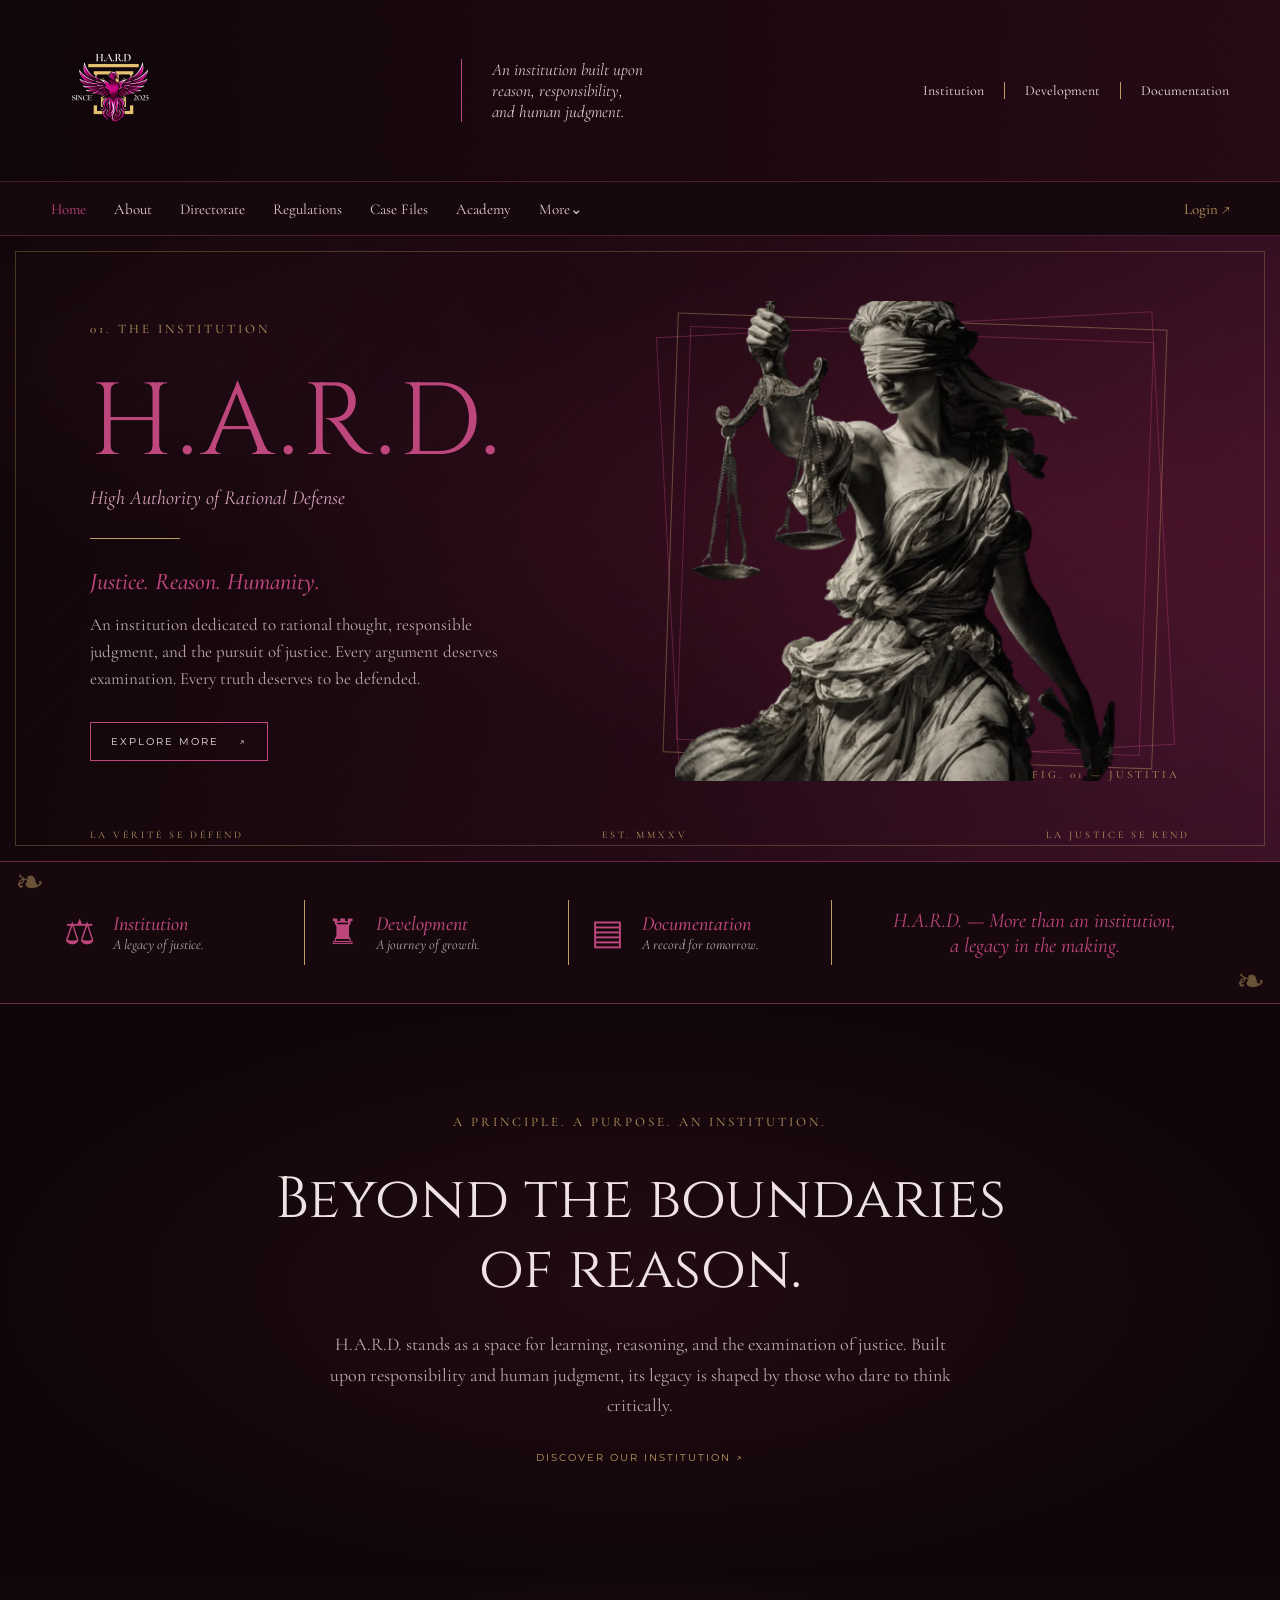
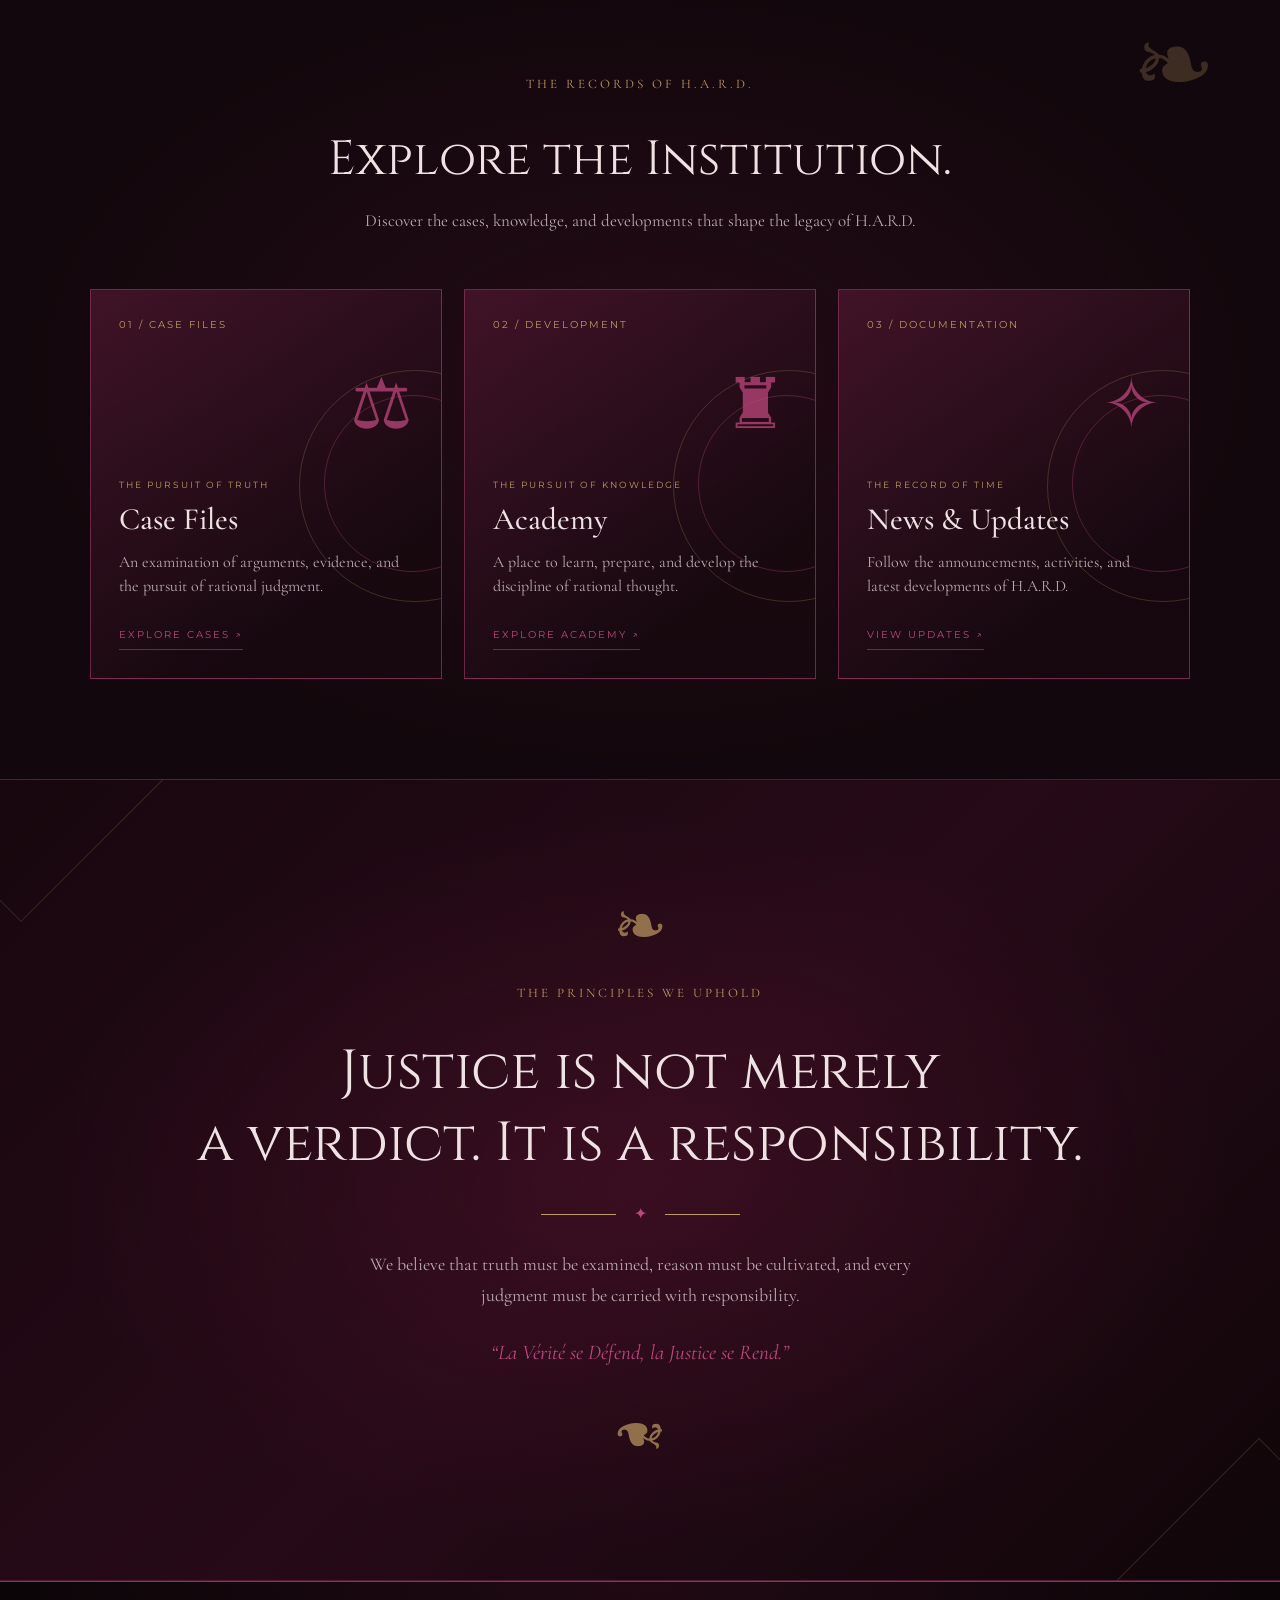
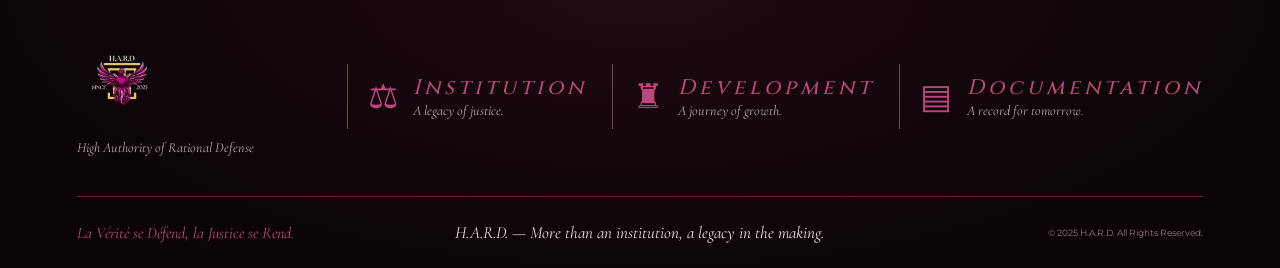
<file: HARD-WEBSITE/index.html>
<!DOCTYPE html>
<html lang="id">
<head>
    <meta charset="UTF-8">
    <meta name="viewport" content="width=device-width, initial-scale=1.0">

    <title>H.A.R.D. | High Authority of Rational Defense</title>

    <link rel="stylesheet" href="css/style.css">
    <link rel="stylesheet" href="css/responsive.css">
</head>

<body>

    <!-- HEADER -->
    <header class="site-header">

      
<a href="index.html" class="brand">
    <img
        src="assets/logo/hard-logo.png"
        alt="Official H.A.R.D. Logo"
        class="brand-logo"
    >
</a>

        <div class="header-statement">
            An institution built upon<br>
            reason, responsibility,<br>
            and human judgment.
        </div>

        <div class="header-pillars">
            <span>Institution</span>
            <span>Development</span>
            <span>Documentation</span>
        </div>

        <button class="menu-toggle" id="menuToggle"
            aria-label="Open navigation" aria-expanded="false">
            ☰
        </button>

    </header>

    <!-- NAVIGATION -->
    <nav class="navigation" id="navigation">

        <a class="active" href="index.html">Home</a>
        <a href="pages/about.html">About</a>
        <a href="pages/directorate.html">Directorate</a>
        <a href="pages/regulations.html">Regulations</a>
        <a href="pages/case-files.html">Case Files</a>
        <a href="pages/academy.html">Academy</a>

        <div class="more-menu">
            <button type="button" id="moreToggle">More⌄</button>

            <div class="more-dropdown" id="moreDropdown">
                <a href="pages/case-archive.html">Case Archive</a>
                <a href="pages/assignment-center.html">Assignment Center</a>
                <a href="pages/voices.html">Voices of Trainees</a>
                <a href="pages/recruitment.html">Recruitment</a>
                <a href="pages/news.html">News & Updates</a>
            </div>
        </div>

        <a href="pages/login.html" class="login-link">Login ↗</a>

    </nav>

    <!-- HOME HERO -->
    <main>

        <section class="home-hero">

            <div class="hero-background"></div>

            <div class="hero-copy">

                <p class="hero-index">01. THE INSTITUTION</p>

                <h1>H.A.R.D.</h1>

                <p class="hero-full-name">
                    High Authority of Rational Defense
                </p>

                <div class="hero-divider"></div>

                <h2>
                    Justice. Reason. Humanity.
                </h2>

                <p class="hero-description">
                    An institution dedicated to rational thought,
                    responsible judgment, and the pursuit of justice.
                    Every argument deserves examination.
                    Every truth deserves to be defended.
                </p>

                <a href="pages/about.html" class="outline-button">
                    EXPLORE MORE <span>↗</span>
                </a>

            </div>

            <div class="hero-art">

                <div class="art-frame"></div>

                <div class="art-caption">
                    FIG. 01 — JUSTITIA
                </div>

               <img
    src="assets/images/justitia-home.png"
    alt="Illustration of Justitia"
    class="justitia-image"
>

            </div>

            <div class="hero-bottom">
                <span>LA VÉRITÉ SE DÉFEND</span>
                <span>EST. MMXXV</span>
                <span>LA JUSTICE SE REND</span>
            </div>

        </section>

        <!-- THREE PILLARS -->
        <section class="institution-pillars">

            <article class="pillar">
                <span class="pillar-icon">⚖</span>

                <div>
                    <h3>Institution</h3>
                    <p>A legacy of justice.</p>
                </div>
            </article>

            <article class="pillar">
                <span class="pillar-icon">♜</span>

                <div>
                    <h3>Development</h3>
                    <p>A journey of growth.</p>
                </div>
            </article>

            <article class="pillar">
                <span class="pillar-icon">▤</span>

                <div>
                    <h3>Documentation</h3>
                    <p>A record for tomorrow.</p>
                </div>
            </article>

            <div class="pillar-quote">
                H.A.R.D. — More than an institution,<br>
                a legacy in the making.
            </div>

        </section>

        <!-- INTRODUCTION -->
        <section class="home-introduction">

            <p class="section-eyebrow">A PRINCIPLE. A PURPOSE. AN INSTITUTION.</p>

            <h2>
                Beyond the boundaries<br>
                of reason.
            </h2>

            <p>
                H.A.R.D. stands as a space for learning, reasoning,
                and the examination of justice. Built upon responsibility
                and human judgment, its legacy is shaped by those
                who dare to think critically.
            </p>

            <a href="pages/about.html" class="text-link">
                DISCOVER OUR INSTITUTION ↗
            </a>

        </section>

    </main>

<!-- INSTITUTIONAL HIGHLIGHTS -->

<section class="home-highlights">

    <div class="highlights-heading">
        <p class="section-eyebrow">THE RECORDS OF H.A.R.D.</p>
        <h2>Explore the Institution.</h2>
        <p>
            Discover the cases, knowledge, and developments
            that shape the legacy of H.A.R.D.
        </p>
    </div>

    <div class="highlight-grid">

        <!-- CASE FILES -->
        <article class="highlight-card case-card">

            <div class="card-number">01 / CASE FILES</div>

            <div class="card-symbol">⚖</div>

            <div class="card-content">
                <p class="card-category">THE PURSUIT OF TRUTH</p>

                <h3>Case Files</h3>

                <p>
                    An examination of arguments, evidence,
                    and the pursuit of rational judgment.
                </p>

                <a href="pages/case-files.html">
                    EXPLORE CASES ↗
                </a>
            </div>

        </article>

        <!-- ACADEMY -->
        <article class="highlight-card academy-card">

            <div class="card-number">02 / DEVELOPMENT</div>

            <div class="card-symbol">♜</div>

            <div class="card-content">
                <p class="card-category">THE PURSUIT OF KNOWLEDGE</p>

                <h3>Academy</h3>

                <p>
                    A place to learn, prepare, and develop
                    the discipline of rational thought.
                </p>

                <a href="pages/academy.html">
                    EXPLORE ACADEMY ↗
                </a>
            </div>

        </article>

        <!-- NEWS -->
        <article class="highlight-card news-card">

            <div class="card-number">03 / DOCUMENTATION</div>

            <div class="card-symbol">✧</div>

            <div class="card-content">
                <p class="card-category">THE RECORD OF TIME</p>

                <h3>News & Updates</h3>

                <p>
                    Follow the announcements, activities,
                    and latest developments of H.A.R.D.
                </p>

                <a href="pages/news.html">
                    VIEW UPDATES ↗
                </a>
            </div>

        </article>

    </div>

</section>

<!-- INSTITUTIONAL STATEMENT -->

<section class="institution-statement">

    <div class="statement-ornament">❧</div>

    <p class="section-eyebrow">THE PRINCIPLES WE UPHOLD</p>

    <h2>
        Justice is not merely<br>
        a verdict. It is a responsibility.
    </h2>

    <div class="statement-divider">
        <span></span>
        <span>✦</span>
        <span></span>
    </div>

    <p class="statement-description">
        We believe that truth must be examined,
        reason must be cultivated, and every judgment
        must be carried with responsibility.
    </p>

    <p class="statement-motto">
        “La Vérité se Défend, la Justice se Rend.”
    </p>

    <div class="statement-ornament bottom-ornament">❧</div>

</section>
  
<!-- FOOTER -->

<footer class="site-footer">

    <div class="footer-top">

        <div class="footer-identity">
            <img
                src="assets/logo/hard-logo.png"
                alt="H.A.R.D. Official Logo"
                class="footer-logo"
            >

            <p>
                High Authority of Rational Defense
            </p>
        </div>

        <div class="footer-pillar">
            <span class="footer-icon">⚖</span>
            <div>
                <h3>Institution</h3>
                <p>A legacy of justice.</p>
            </div>
        </div>

        <div class="footer-pillar">
            <span class="footer-icon">♜</span>
            <div>
                <h3>Development</h3>
                <p>A journey of growth.</p>
            </div>
        </div>

        <div class="footer-pillar">
            <span class="footer-icon">▤</span>
            <div>
                <h3>Documentation</h3>
                <p>A record for tomorrow.</p>
            </div>
        </div>

    </div>

    <div class="footer-bottom">

        <p class="footer-motto">
            La Vérité se Défend, la Justice se Rend.
        </p>

        <p>
            H.A.R.D. — More than an institution,
            a legacy in the making.
        </p>

        <small>
            © 2025 H.A.R.D. All Rights Reserved.
        </small>

    </div>

</footer>

    <script src="js/script.js"></script>

</body>
</html>
</file>
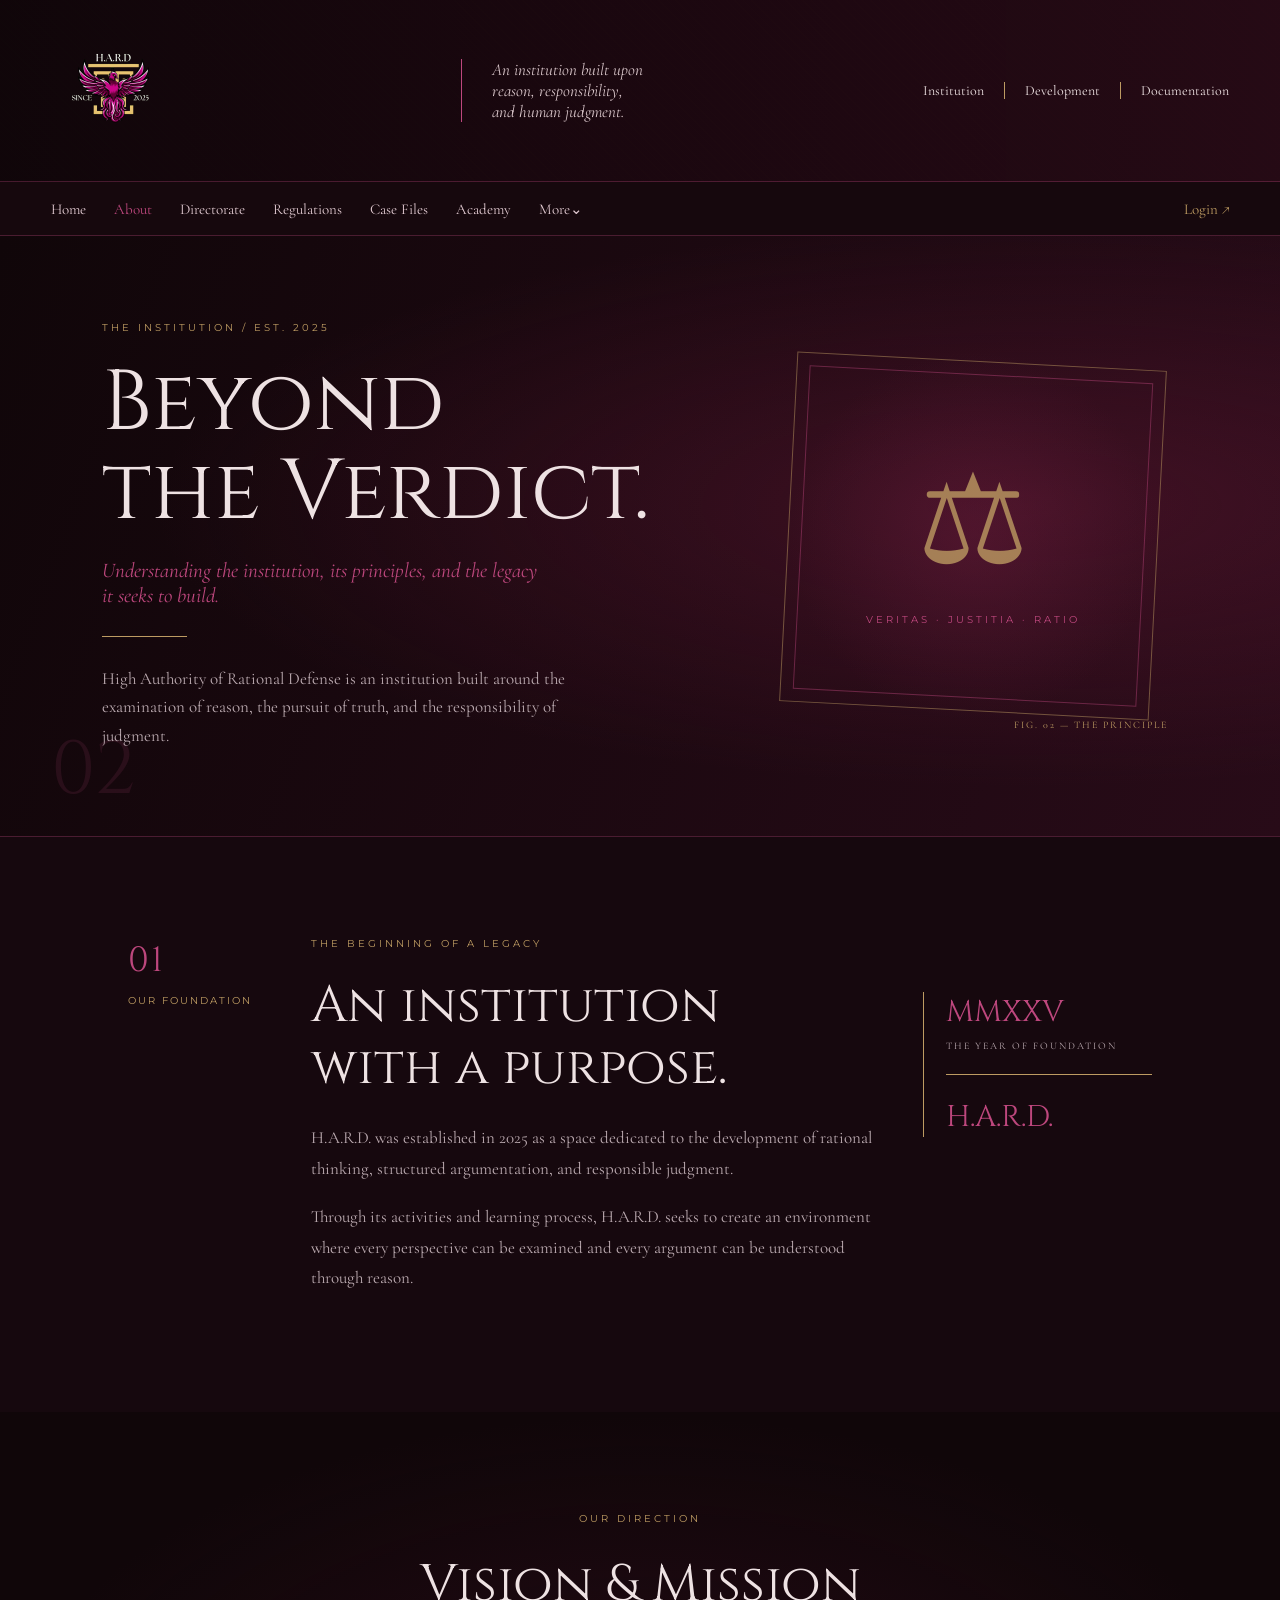
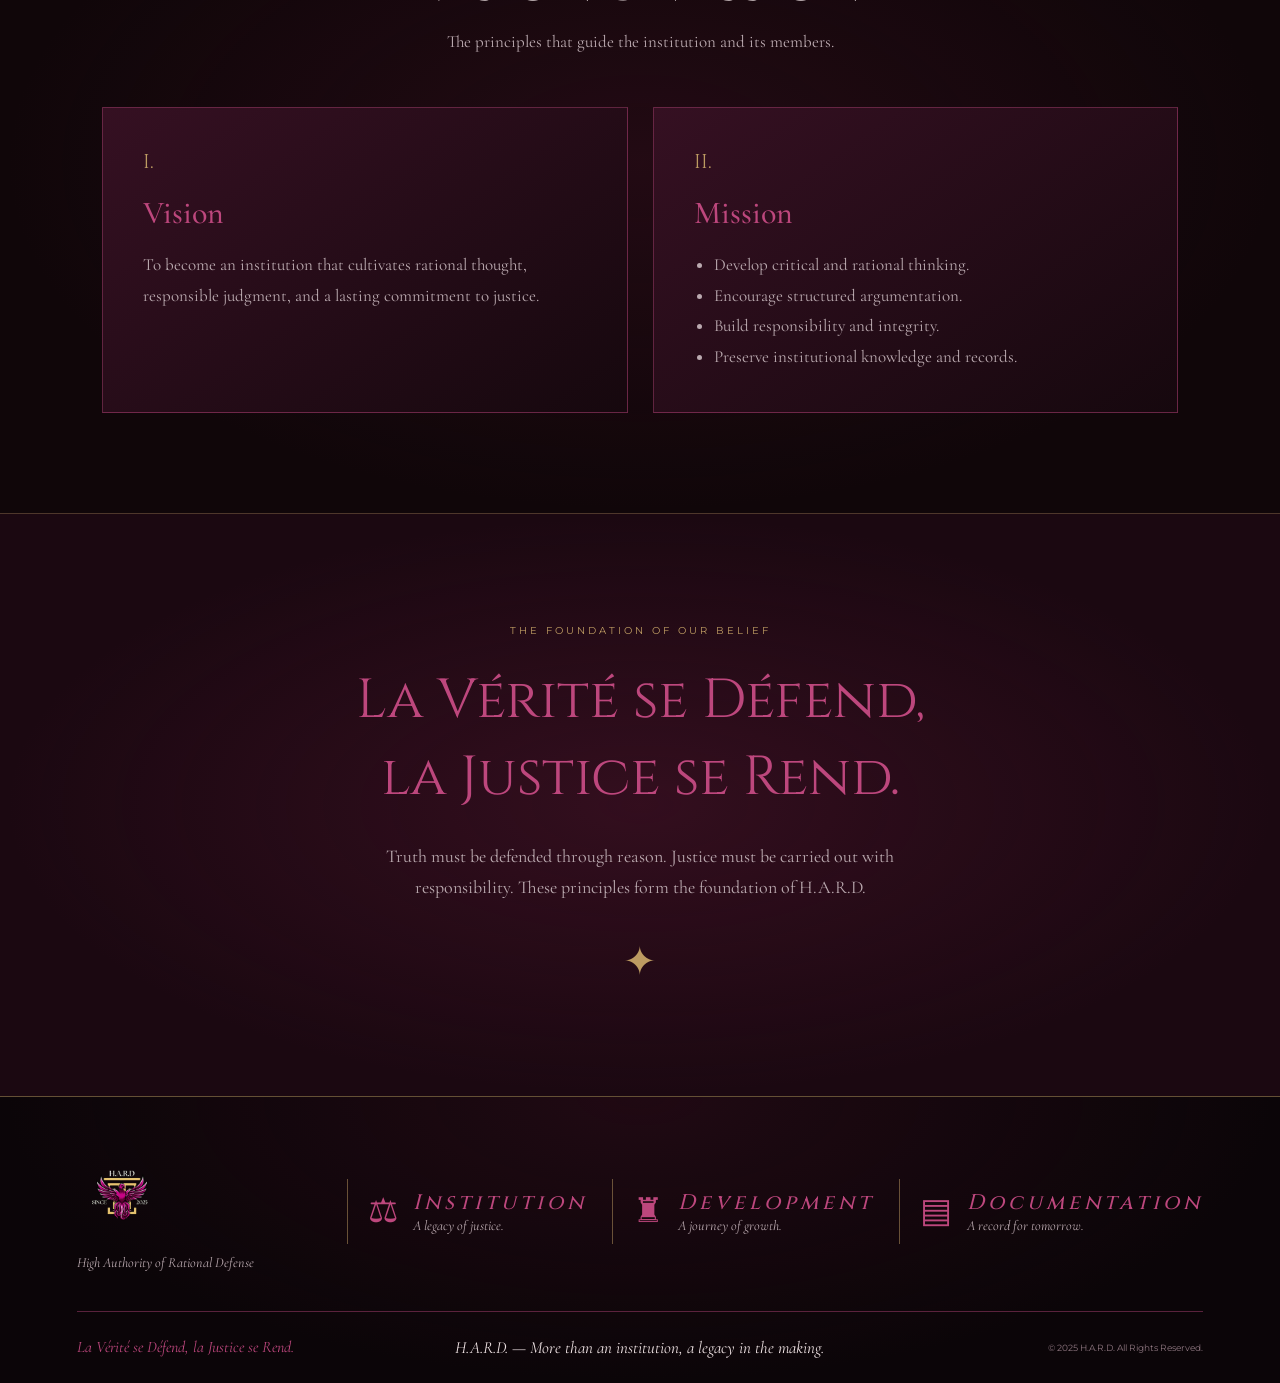
<file: HARD-WEBSITE/pages/about.html>
<!DOCTYPE html>
<html lang="id">
<head>
    <meta charset="UTF-8">
    <meta name="viewport" content="width=device-width, initial-scale=1.0">

    <title>About H.A.R.D. | High Authority of Rational Defense</title>

    <link rel="stylesheet" href="../css/style.css">
    <link rel="stylesheet" href="../css/responsive.css">
</head>

<body class="about-page">

    <!-- HEADER -->
    <header class="site-header">

        <a href="../index.html" class="brand">
            <img
                src="../assets/logo/hard-logo.png"
                alt="Official H.A.R.D. Logo"
                class="brand-logo"
            >
        </a>

        <div class="header-statement">
            An institution built upon<br>
            reason, responsibility,<br>
            and human judgment.
        </div>

        <div class="header-pillars">
            <span>Institution</span>
            <span>Development</span>
            <span>Documentation</span>
        </div>

        <button class="menu-toggle" id="menuToggle"
            aria-label="Open navigation" aria-expanded="false">
            ☰
        </button>

    </header>

    <!-- NAVIGATION -->
    <nav class="navigation" id="navigation">

        <a href="../index.html">Home</a>
        <a class="active" href="about.html">About</a>
        <a href="directorate.html">Directorate</a>
        <a href="regulations.html">Regulations</a>
        <a href="case-files.html">Case Files</a>
        <a href="academy.html">Academy</a>

        <div class="more-menu">
            <button type="button" id="moreToggle">More⌄</button>

            <div class="more-dropdown" id="moreDropdown">
                <a href="case-archive.html">Case Archive</a>
                <a href="assignment-center.html">Assignment Center</a>
                <a href="voices.html">Voices of Trainees</a>
                <a href="recruitment.html">Recruitment</a>
                <a href="news.html">News & Updates</a>
            </div>
        </div>

        <a href="login.html" class="login-link">Login ↗</a>

    </nav>

    <main>

        <!-- ABOUT HERO -->
        <section class="about-hero">

            <div class="about-hero-copy">

                <p class="about-eyebrow">
                    THE INSTITUTION / EST. 2025
                </p>

                <h1>
                    Beyond<br>
                    the Verdict.
                </h1>

                <p class="about-subtitle">
                    Understanding the institution,
                    its principles, and the legacy it seeks to build.
                </p>

                <div class="about-gold-line"></div>

                <p class="about-intro">
                    High Authority of Rational Defense is an institution
                    built around the examination of reason, the pursuit
                    of truth, and the responsibility of judgment.
                </p>

            </div>

            <div class="about-visual">

                <div class="about-visual-frame"></div>

                <div class="about-visual-symbol">⚖</div>

                <p>VERITAS · JUSTITIA · RATIO</p>

                <span>FIG. 02 — THE PRINCIPLE</span>

            </div>

            <div class="about-hero-number">02</div>

        </section>

        <!-- HISTORY -->
        <section class="about-history">

            <div class="history-label">
                <span>01</span>
                <span>OUR FOUNDATION</span>
            </div>

            <div class="history-content">

                <p class="about-eyebrow">THE BEGINNING OF A LEGACY</p>

                <h2>
                    An institution<br>
                    with a purpose.
                </h2>

                <p>
                    H.A.R.D. was established in 2025 as a space
                    dedicated to the development of rational thinking,
                    structured argumentation, and responsible judgment.
                </p>

                <p>
                    Through its activities and learning process,
                    H.A.R.D. seeks to create an environment where
                    every perspective can be examined and every
                    argument can be understood through reason.
                </p>

            </div>

            <div class="history-side">
                <span>MMXXV</span>
                <p>THE YEAR OF FOUNDATION</p>
                <div class="history-side-line"></div>
                <span>H.A.R.D.</span>
            </div>

        </section>

        <!-- VISION AND MISSION -->
        <section class="about-vision">

            <div class="vision-heading">
                <p class="about-eyebrow">OUR DIRECTION</p>
                <h2>Vision & Mission</h2>
                <p>
                    The principles that guide the institution
                    and its members.
                </p>
            </div>

            <div class="vision-grid">

                <article class="vision-card">

                    <span class="vision-number">I.</span>

                    <h3>Vision</h3>

                    <p>
                        To become an institution that cultivates
                        rational thought, responsible judgment,
                        and a lasting commitment to justice.
                    </p>

                </article>

                <article class="vision-card">

                    <span class="vision-number">II.</span>

                    <h3>Mission</h3>

                    <ul>
                        <li>Develop critical and rational thinking.</li>
                        <li>Encourage structured argumentation.</li>
                        <li>Build responsibility and integrity.</li>
                        <li>Preserve institutional knowledge and records.</li>
                    </ul>

                </article>

            </div>

        </section>

        <!-- PHILOSOPHY -->
        <section class="about-philosophy">

            <p class="about-eyebrow">THE FOUNDATION OF OUR BELIEF</p>

            <h2>La Vérité se Défend,<br>la Justice se Rend.</h2>

            <p>
                Truth must be defended through reason.
                Justice must be carried out with responsibility.
                These principles form the foundation of H.A.R.D.
            </p>

            <div class="philosophy-decoration">✦</div>

        </section>

    </main>

    <!-- FOOTER -->
    <footer class="site-footer">

        <div class="footer-top">

            <div class="footer-identity">
                <img
                    src="../assets/logo/hard-logo.png"
                    alt="H.A.R.D. Official Logo"
                    class="footer-logo"
                >

                <p>High Authority of Rational Defense</p>
            </div>

            <div class="footer-pillar">
                <span class="footer-icon">⚖</span>
                <div>
                    <h3>Institution</h3>
                    <p>A legacy of justice.</p>
                </div>
            </div>

            <div class="footer-pillar">
                <span class="footer-icon">♜</span>
                <div>
                    <h3>Development</h3>
                    <p>A journey of growth.</p>
                </div>
            </div>

            <div class="footer-pillar">
                <span class="footer-icon">▤</span>
                <div>
                    <h3>Documentation</h3>
                    <p>A record for tomorrow.</p>
                </div>
            </div>

        </div>

        <div class="footer-bottom">

            <p class="footer-motto">
                La Vérité se Défend, la Justice se Rend.
            </p>

            <p>
                H.A.R.D. — More than an institution,
                a legacy in the making.
            </p>

            <small>© 2025 H.A.R.D. All Rights Reserved.</small>

        </div>

    </footer>

    <script src="../js/script.js"></script>

</body>
</html>
</file>
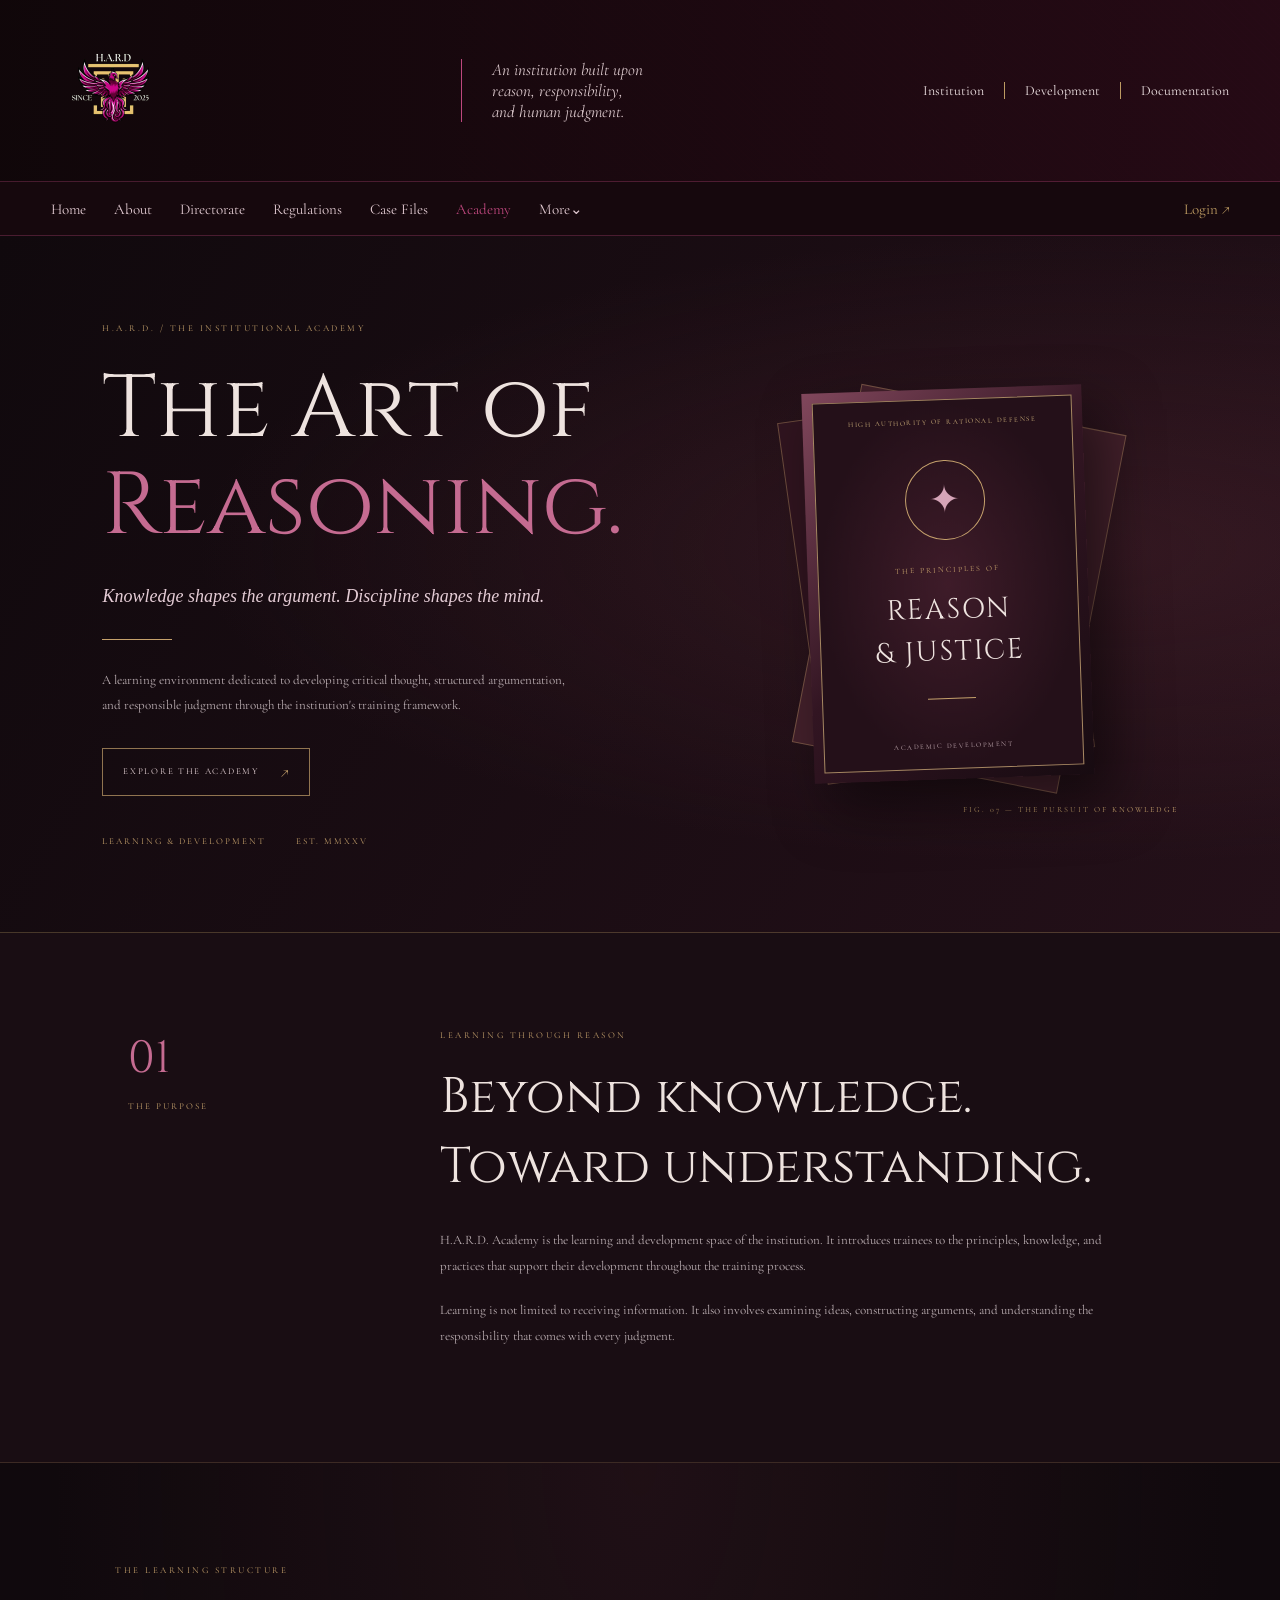
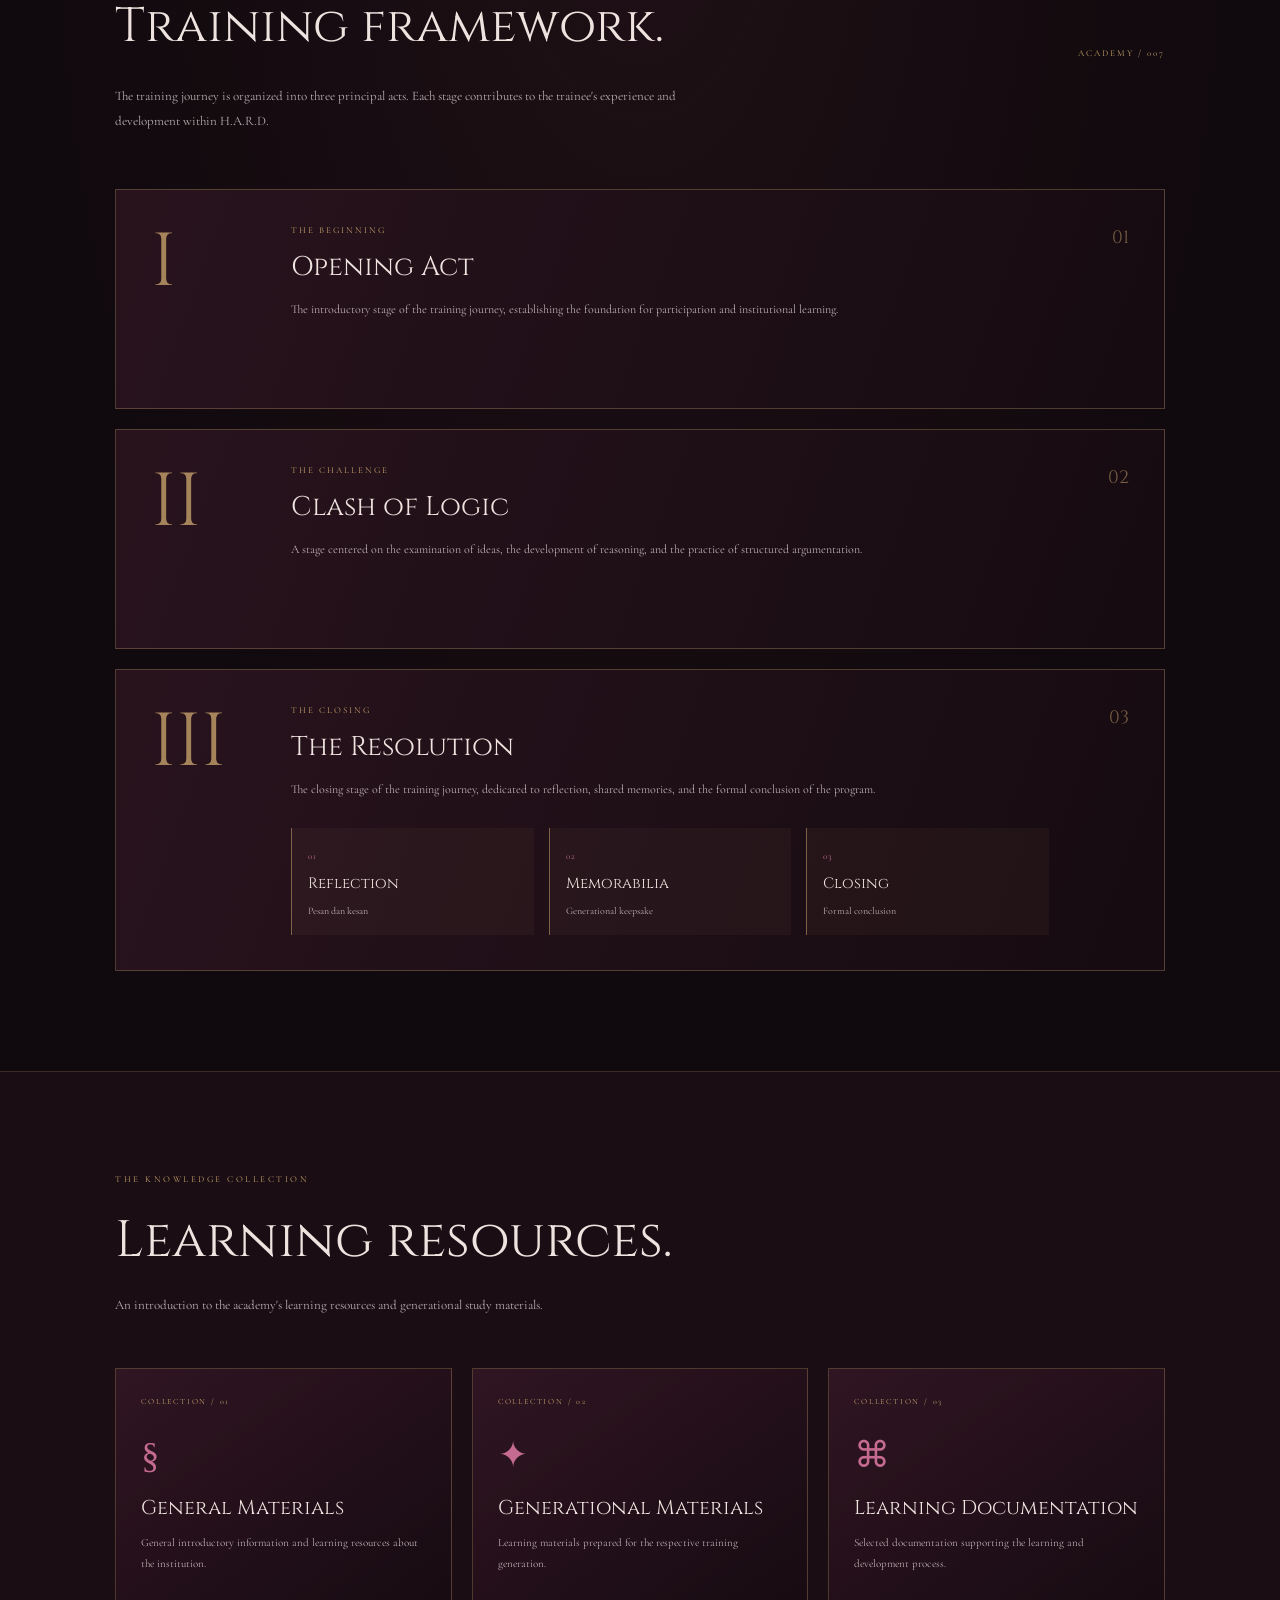
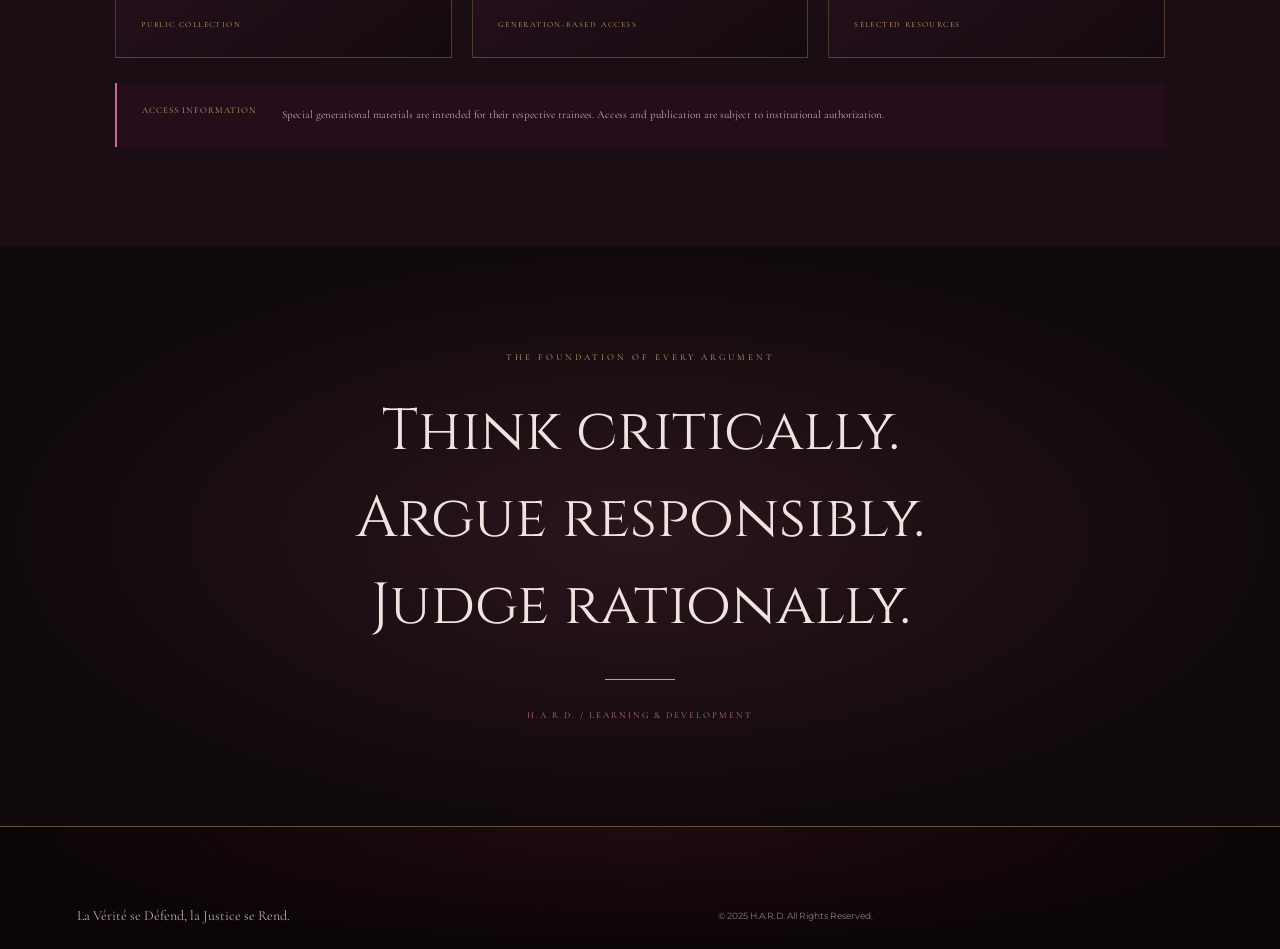
<file: HARD-WEBSITE/pages/academy.html>
<!DOCTYPE html>
<html lang="id">
<head>
    <meta charset="UTF-8">
    <meta name="viewport" content="width=device-width, initial-scale=1.0">
    <title>Academy | H.A.R.D.</title>

    <link rel="stylesheet" href="../css/style.css">
    <link rel="stylesheet" href="../css/responsive.css">
</head>

<body class="academy-page">

    <!-- HEADER -->
    <header class="site-header">
        <a href="../index.html" class="brand">
            <img
                src="../assets/logo/hard-logo.png"
                alt="Official H.A.R.D. Logo"
                class="brand-logo"
            >
        </a>

        <div class="header-statement">
            An institution built upon<br>
            reason, responsibility,<br>
            and human judgment.
        </div>

        <div class="header-pillars">
            <span>Institution</span>
            <span>Development</span>
            <span>Documentation</span>
        </div>
    </header>

    <!-- NAVIGATION -->
    <nav class="navigation" id="navigation">
        <a href="../index.html">Home</a>
        <a href="about.html">About</a>
        <a href="directorate.html">Directorate</a>
        <a href="regulations.html">Regulations</a>
        <a href="case-files.html">Case Files</a>
        <a class="active" href="academy.html">Academy</a>

        <div class="more-menu">
            <button type="button" id="moreToggle">More⌄</button>

            <div class="more-dropdown" id="moreDropdown">
                <a href="case-archive.html">Case Archive</a>
                <a href="assignment-center.html">Assignment Center</a>
                <a href="voices.html">Voices of Trainees</a>
                <a href="recruitment.html">Recruitment</a>
                <a href="news.html">News & Updates</a>
            </div>
        </div>

        <a href="login.html" class="login-link">Login ↗</a>
    </nav>

    <main>

        <!-- ACADEMY HERO -->
        <section class="academy-hero">

            <div class="academy-hero-copy">
                <p class="academy-eyebrow">
                    H.A.R.D. / THE INSTITUTIONAL ACADEMY
                </p>

                <h1>
                    The Art of<br>
                    <span>Reasoning.</span>
                </h1>

                <p class="academy-subtitle">
                    Knowledge shapes the argument.
                    Discipline shapes the mind.
                </p>

                <div class="academy-gold-line"></div>

                <p class="academy-description">
                    A learning environment dedicated to developing
                    critical thought, structured argumentation,
                    and responsible judgment through the
                    institution's training framework.
                </p>

                <a href="#training-framework" class="academy-button">
                    EXPLORE THE ACADEMY <span>↗</span>
                </a>

                <div class="academy-hero-meta">
                    <span>LEARNING & DEVELOPMENT</span>
                    <span>EST. MMXXV</span>
                </div>
            </div>

            <div class="academy-hero-visual">

                <div class="academy-book book-back-one"></div>
                <div class="academy-book book-back-two"></div>

                <div class="academy-main-book">
                    <div class="academy-book-border">

                        <span class="academy-book-top">
                            HIGH AUTHORITY OF RATIONAL DEFENSE
                        </span>

                        <div class="academy-book-emblem">✦</div>

                        <p>THE PRINCIPLES OF</p>

                        <h2>
                            REASON<br>
                            &amp; JUSTICE
                        </h2>

                        <div class="academy-book-divider"></div>

                        <span class="academy-book-bottom">
                            ACADEMIC DEVELOPMENT
                        </span>

                    </div>
                </div>

                <span class="academy-visual-caption">
                    FIG. 07 — THE PURSUIT OF KNOWLEDGE
                </span>

            </div>

        </section>

        <!-- ACADEMY INTRODUCTION -->
        <section class="academy-introduction">

            <div class="academy-section-index">
                <span>01</span>
                <p>THE PURPOSE</p>
            </div>

            <div class="academy-introduction-content">

                <p class="academy-small-label">
                    LEARNING THROUGH REASON
                </p>

                <h2>
                    Beyond knowledge.<br>
                    Toward understanding.
                </h2>

                <p>
                    H.A.R.D. Academy is the learning and development
                    space of the institution. It introduces trainees
                    to the principles, knowledge, and practices
                    that support their development throughout
                    the training process.
                </p>

                <p>
                    Learning is not limited to receiving information.
                    It also involves examining ideas, constructing
                    arguments, and understanding the responsibility
                    that comes with every judgment.
                </p>

            </div>

        </section>

        <!-- TRAINING FRAMEWORK -->
        <section class="academy-framework" id="training-framework">

            <div class="academy-framework-heading">

                <div>
                    <p class="academy-small-label">
                        THE LEARNING STRUCTURE
                    </p>

                    <h2>Training framework.</h2>
                </div>

                <span>ACADEMY / 007</span>

            </div>

            <div class="academy-framework-intro">
                <p>
                    The training journey is organized into three
                    principal acts. Each stage contributes to the
                    trainee's experience and development within H.A.R.D.
                </p>
            </div>

            <div class="academy-acts">

                <!-- ACT I -->
                <article class="academy-act">

                    <div class="academy-act-number">I</div>

                    <div class="academy-act-content">

                        <p>THE BEGINNING</p>

                        <h3>Opening Act</h3>

                        <p>
                            The introductory stage of the training
                            journey, establishing the foundation
                            for participation and institutional learning.
                        </p>

                    </div>

                    <span class="academy-act-mark">01</span>

                </article>

                <!-- ACT II -->
                <article class="academy-act">

                    <div class="academy-act-number">II</div>

                    <div class="academy-act-content">

                        <p>THE CHALLENGE</p>

                        <h3>Clash of Logic</h3>

                        <p>
                            A stage centered on the examination
                            of ideas, the development of reasoning,
                            and the practice of structured argumentation.
                        </p>

                    </div>

                    <span class="academy-act-mark">02</span>

                </article>

                <!-- ACT III -->
                <article class="academy-act">

                    <div class="academy-act-number">III</div>

                    <div class="academy-act-content">

                        <p>THE CLOSING</p>

                        <h3>The Resolution</h3>

                        <p>
                            The closing stage of the training journey,
                            dedicated to reflection, shared memories,
                            and the formal conclusion of the program.
                        </p>

                        <div class="academy-resolution-details">

                            <div>
                                <span>01</span>
                                <p>Reflection</p>
                                <small>Pesan dan kesan</small>
                            </div>

                            <div>
                                <span>02</span>
                                <p>Memorabilia</p>
                                <small>Generational keepsake</small>
                            </div>

                            <div>
                                <span>03</span>
                                <p>Closing</p>
                                <small>Formal conclusion</small>
                            </div>

                        </div>

                    </div>

                    <span class="academy-act-mark">03</span>

                </article>

            </div>

        </section>

        <!-- LEARNING MATERIALS -->
        <section class="academy-materials">

            <div class="academy-materials-heading">

                <p class="academy-small-label">
                    THE KNOWLEDGE COLLECTION
                </p>

                <h2>
                    Learning resources.
                </h2>

                <p>
                    An introduction to the academy's learning
                    resources and generational study materials.
                </p>

            </div>

            <div class="academy-materials-grid">

                <article class="academy-material-card">
                    <span>COLLECTION / 01</span>
                    <div class="material-symbol">§</div>
                    <h3>General Materials</h3>
                    <p>
                        General introductory information and
                        learning resources about the institution.
                    </p>
                    <small>PUBLIC COLLECTION</small>
                </article>

                <article class="academy-material-card">
                    <span>COLLECTION / 02</span>
                    <div class="material-symbol">✦</div>
                    <h3>Generational Materials</h3>
                    <p>
                        Learning materials prepared for the
                        respective training generation.
                    </p>
                    <small>GENERATION-BASED ACCESS</small>
                </article>

                <article class="academy-material-card">
                    <span>COLLECTION / 03</span>
                    <div class="material-symbol">⌘</div>
                    <h3>Learning Documentation</h3>
                    <p>
                        Selected documentation supporting
                        the learning and development process.
                    </p>
                    <small>SELECTED RESOURCES</small>
                </article>

            </div>

            <div class="academy-access-note">
                <span>ACCESS INFORMATION</span>

                <p>
                    Special generational materials are intended
                    for their respective trainees. Access and
                    publication are subject to institutional
                    authorization.
                </p>
            </div>

        </section>

        <!-- ACADEMY PHILOSOPHY -->
        <section class="academy-philosophy">

            <p>THE FOUNDATION OF EVERY ARGUMENT</p>

            <h2>
                Think critically.<br>
                Argue responsibly.<br>
                Judge rationally.
            </h2>

            <div class="academy-gold-line"></div>

            <span>
                H.A.R.D. / LEARNING & DEVELOPMENT
            </span>

        </section>

    </main>

    <!-- FOOTER -->
    <footer class="site-footer">
        <div class="footer-bottom">
            <p>La Vérité se Défend, la Justice se Rend.</p>
            <small>© 2025 H.A.R.D. All Rights Reserved.</small>
        </div>
    </footer>

    <script src="../js/script.js"></script>

</body>
</html>
</file>
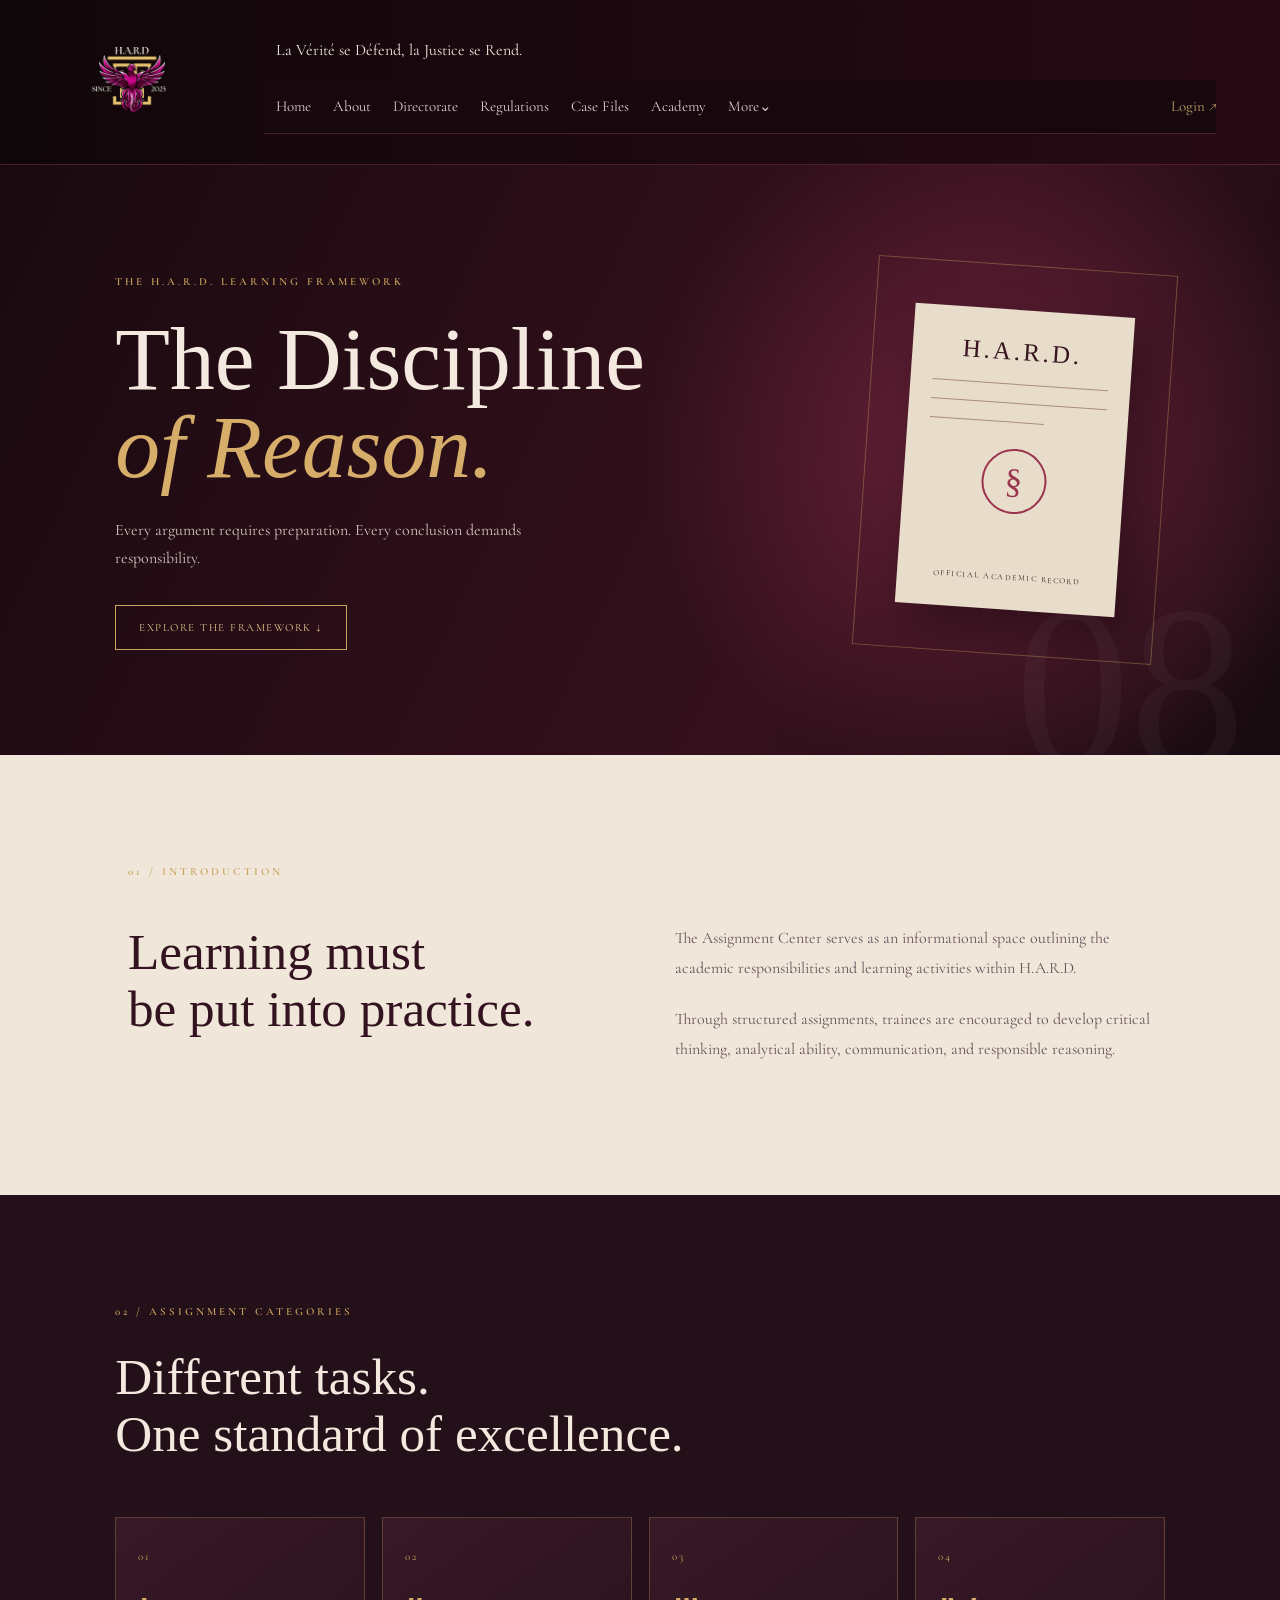
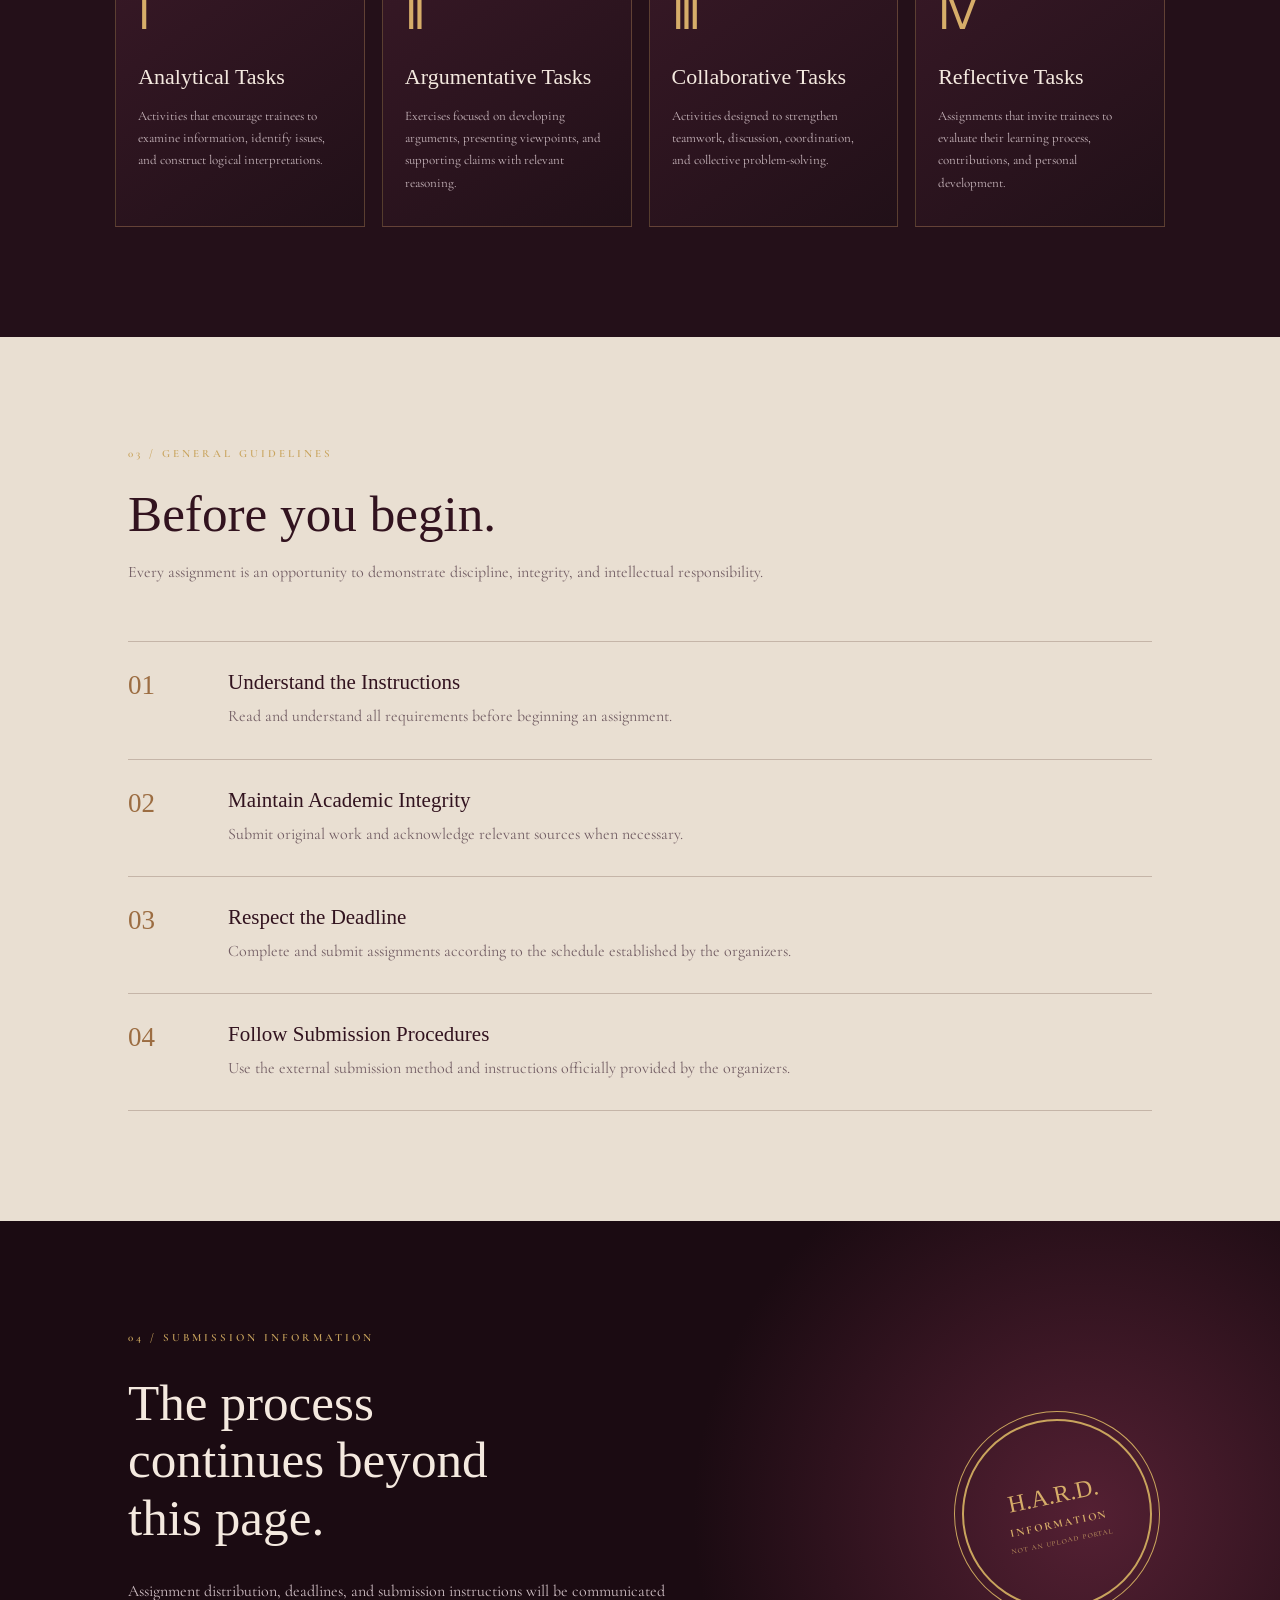
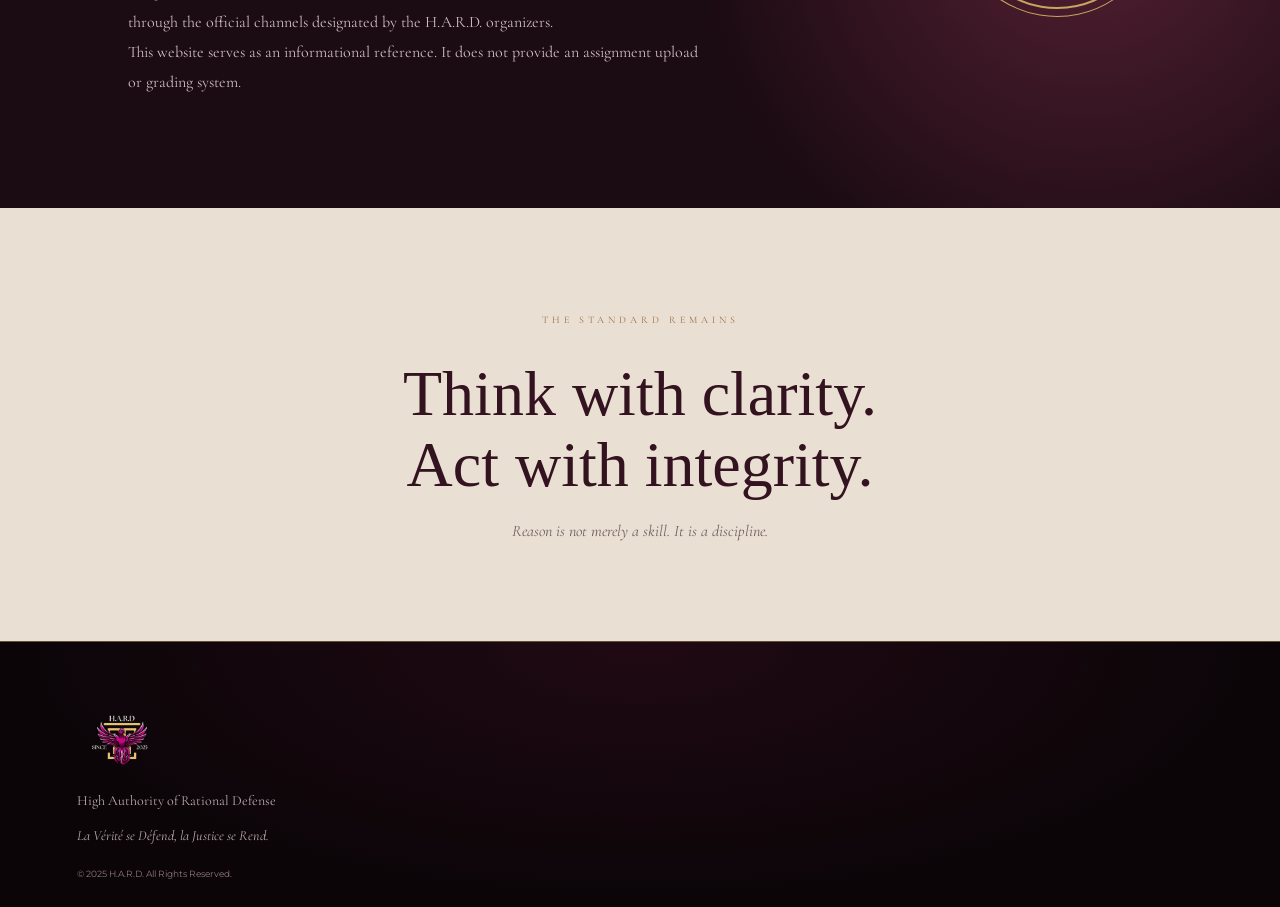
<file: HARD-WEBSITE/pages/assignment-center.html>
<!DOCTYPE html>
<html lang="en">
<head>
    <meta charset="UTF-8">
    <meta name="viewport" content="width=device-width, initial-scale=1.0">
    <title>Assignment Center | H.A.R.D.</title>

    <link rel="stylesheet" href="../css/style.css">
    <link rel="stylesheet" href="../css/responsive.css">
</head>

<body class="assignment-page">

<header class="site-header">
    <div class="header-inner">
        <a href="../index.html" class="brand">
            <img src="../assets/logo/hard-logo.png"
                 alt="H.A.R.D. Logo"
                 class="brand-logo">
        </a>

        <div class="header-tagline">
            La Vérité se Défend, la Justice se Rend.
        </div>

        <button class="menu-toggle" id="menuToggle">☰</button>

        <nav class="navigation" id="navigation">
            <a href="../index.html">Home</a>
            <a href="about.html">About</a>
            <a href="directorate.html">Directorate</a>
            <a href="regulations.html">Regulations</a>
            <a href="case-files.html">Case Files</a>
            <a href="academy.html">Academy</a>

            <div class="more-menu">
                <button type="button" id="moreToggle">More⌄</button>
                <div class="more-dropdown" id="moreDropdown">
                    <a href="case-archive.html">Case Archive</a>
                    <a href="assignment-center.html" class="active">Assignment Center</a>
                    <a href="voices.html">Voices of Trainees</a>
                    <a href="recruitment.html">Recruitment</a>
                    <a href="news.html">News & Updates</a>
                </div>
            </div>

            <a href="login.html" class="login-link">Login ↗</a>
        </nav>
    </div>
</header>

<main>

    <!-- HERO -->
    <section class="assignment-hero">
        <div class="assignment-hero-content">
            <span class="assignment-eyebrow">
                THE H.A.R.D. LEARNING FRAMEWORK
            </span>

            <h1>
                The Discipline<br>
                <span>of Reason.</span>
            </h1>

            <p>
                Every argument requires preparation.
                Every conclusion demands responsibility.
            </p>

            <a href="#assignment-intro" class="assignment-button">
                EXPLORE THE FRAMEWORK ↓
            </a>
        </div>

        <div class="assignment-hero-decoration">
            <div class="assignment-document">
                <span>H.A.R.D.</span>
                <div class="document-line"></div>
                <div class="document-line"></div>
                <div class="document-line short"></div>
                <div class="document-seal">§</div>
                <small>OFFICIAL ACADEMIC RECORD</small>
            </div>
        </div>

        <div class="assignment-hero-number">08</div>
    </section>


    <!-- INTRODUCTION -->
    <section class="assignment-intro" id="assignment-intro">
        <div class="assignment-section-label">01 / INTRODUCTION</div>

        <div class="assignment-intro-grid">
            <h2>
                Learning must<br>
                be put into practice.
            </h2>

            <div>
                <p>
                    The Assignment Center serves as an informational
                    space outlining the academic responsibilities
                    and learning activities within H.A.R.D.
                </p>

                <p>
                    Through structured assignments, trainees are
                    encouraged to develop critical thinking,
                    analytical ability, communication, and
                    responsible reasoning.
                </p>
            </div>
        </div>
    </section>


    <!-- CATEGORIES -->
    <section class="assignment-categories">
        <div class="assignment-section-label">02 / ASSIGNMENT CATEGORIES</div>

        <h2>Different tasks.<br>One standard of excellence.</h2>

        <div class="assignment-category-grid">

            <article class="assignment-category-card">
                <span class="category-number">01</span>
                <div class="category-symbol">Ⅰ</div>
                <h3>Analytical Tasks</h3>
                <p>
                    Activities that encourage trainees to examine
                    information, identify issues, and construct
                    logical interpretations.
                </p>
            </article>

            <article class="assignment-category-card">
                <span class="category-number">02</span>
                <div class="category-symbol">Ⅱ</div>
                <h3>Argumentative Tasks</h3>
                <p>
                    Exercises focused on developing arguments,
                    presenting viewpoints, and supporting claims
                    with relevant reasoning.
                </p>
            </article>

            <article class="assignment-category-card">
                <span class="category-number">03</span>
                <div class="category-symbol">Ⅲ</div>
                <h3>Collaborative Tasks</h3>
                <p>
                    Activities designed to strengthen teamwork,
                    discussion, coordination, and collective
                    problem-solving.
                </p>
            </article>

            <article class="assignment-category-card">
                <span class="category-number">04</span>
                <div class="category-symbol">Ⅳ</div>
                <h3>Reflective Tasks</h3>
                <p>
                    Assignments that invite trainees to evaluate
                    their learning process, contributions, and
                    personal development.
                </p>
            </article>

        </div>
    </section>


    <!-- GUIDELINES -->
    <section class="assignment-guidelines">
        <div class="assignment-guidelines-heading">
            <div class="assignment-section-label">03 / GENERAL GUIDELINES</div>
            <h2>Before you begin.</h2>
            <p>
                Every assignment is an opportunity to demonstrate
                discipline, integrity, and intellectual responsibility.
            </p>
        </div>

        <div class="assignment-guideline-list">
            <div class="guideline-item">
                <span>01</span>
                <div>
                    <h3>Understand the Instructions</h3>
                    <p>
                        Read and understand all requirements before
                        beginning an assignment.
                    </p>
                </div>
            </div>

            <div class="guideline-item">
                <span>02</span>
                <div>
                    <h3>Maintain Academic Integrity</h3>
                    <p>
                        Submit original work and acknowledge relevant
                        sources when necessary.
                    </p>
                </div>
            </div>

            <div class="guideline-item">
                <span>03</span>
                <div>
                    <h3>Respect the Deadline</h3>
                    <p>
                        Complete and submit assignments according
                        to the schedule established by the organizers.
                    </p>
                </div>
            </div>

            <div class="guideline-item">
                <span>04</span>
                <div>
                    <h3>Follow Submission Procedures</h3>
                    <p>
                        Use the external submission method and
                        instructions officially provided by the
                        organizers.
                    </p>
                </div>
            </div>
        </div>
    </section>


    <!-- SUBMISSION INFORMATION -->
    <section class="assignment-submission">
        <div class="assignment-submission-content">
            <div class="assignment-section-label">04 / SUBMISSION INFORMATION</div>

            <h2>
                The process<br>
                continues beyond<br>
                this page.
            </h2>

            <p>
                Assignment distribution, deadlines, and submission
                instructions will be communicated through the
                official channels designated by the H.A.R.D. organizers.
            </p>

            <p>
                This website serves as an informational reference.
                It does not provide an assignment upload or grading
                system.
            </p>
        </div>

        <div class="submission-stamp">
            <span>H.A.R.D.</span>
            <strong>INFORMATION</strong>
            <small>NOT AN UPLOAD PORTAL</small>
        </div>
    </section>


    <!-- CLOSING -->
    <section class="assignment-closing">
        <span>THE STANDARD REMAINS</span>
        <h2>
            Think with clarity.<br>
            Act with integrity.
        </h2>
        <p>
            Reason is not merely a skill. It is a discipline.
        </p>
    </section>

</main>


<footer class="site-footer">
    <div class="footer-inner">
        <img src="../assets/logo/hard-logo.png"
             alt="H.A.R.D. Logo"
             class="footer-logo">

        <p>High Authority of Rational Defense</p>

        <p class="footer-motto">
            La Vérité se Défend, la Justice se Rend.
        </p>

        <small>© 2025 H.A.R.D. All Rights Reserved.</small>
    </div>
</footer>

<script src="../js/script.js"></script>

</body>
</html>
</file>
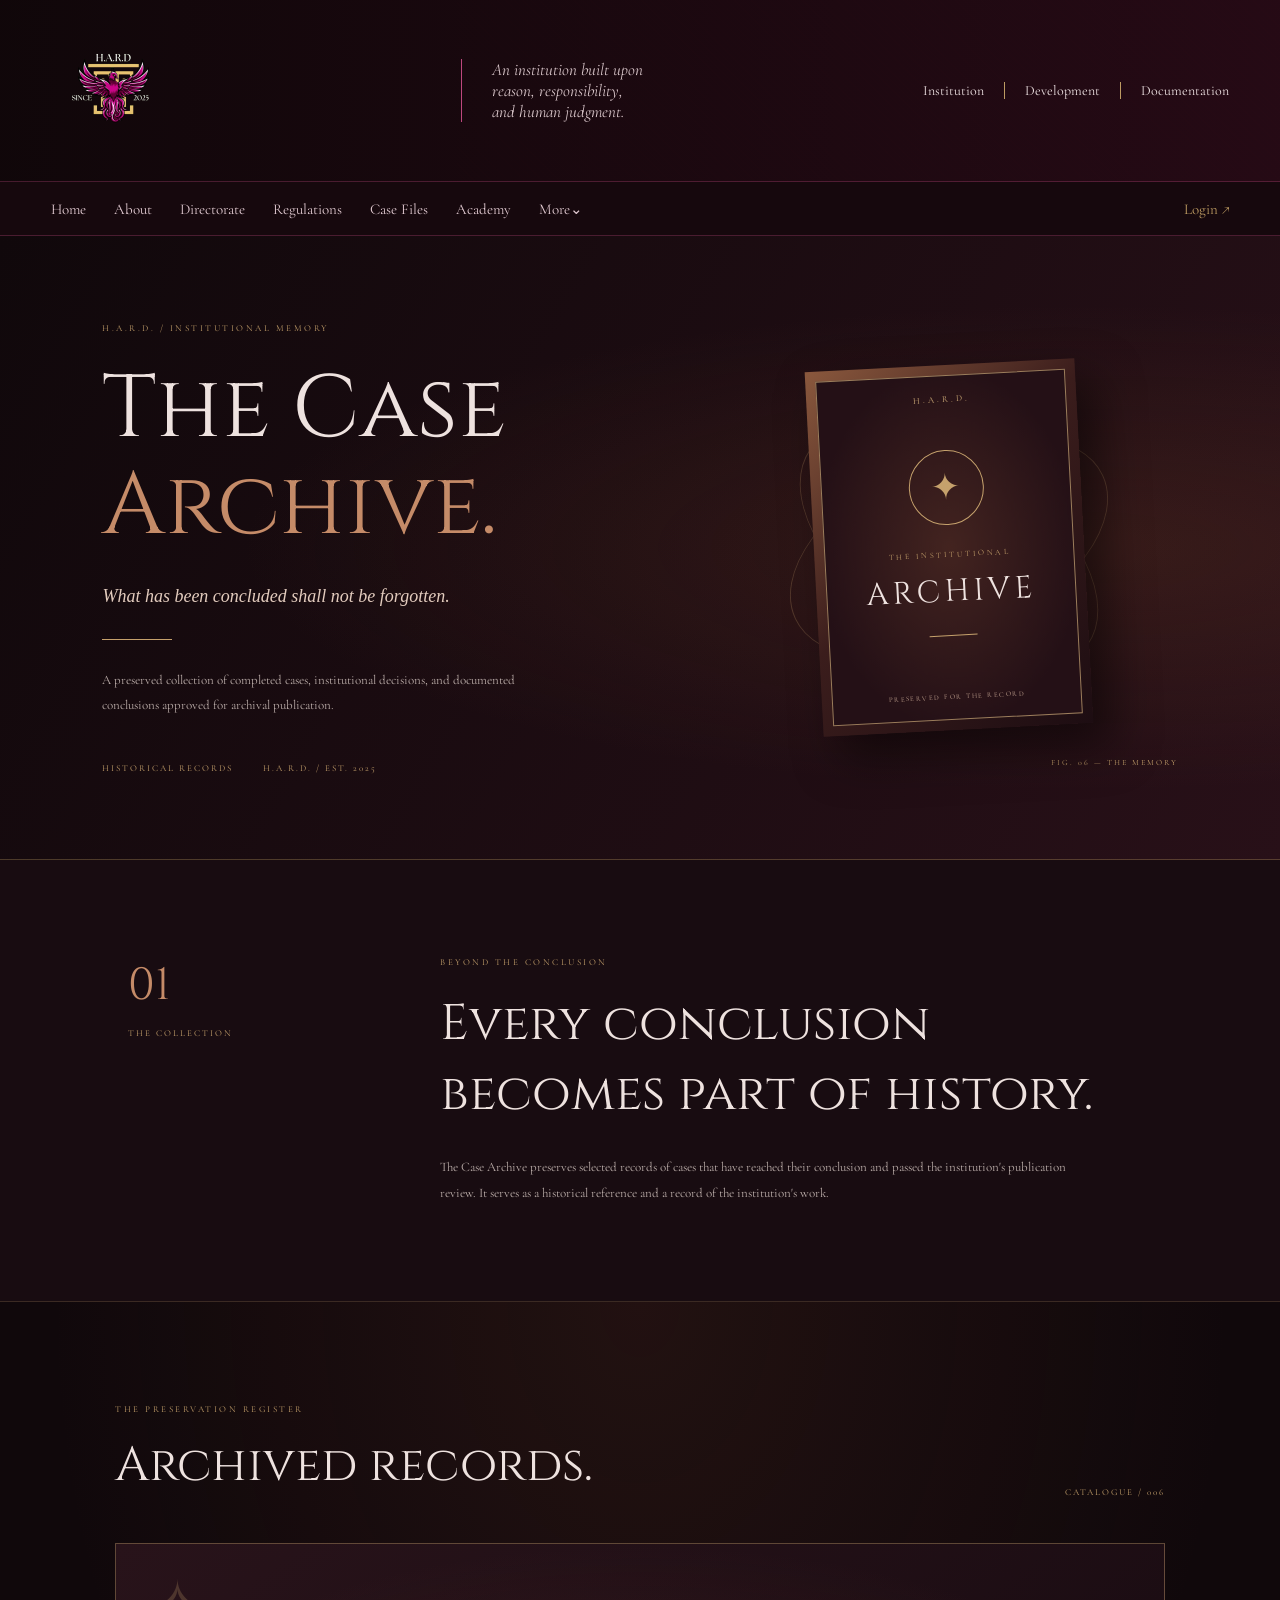
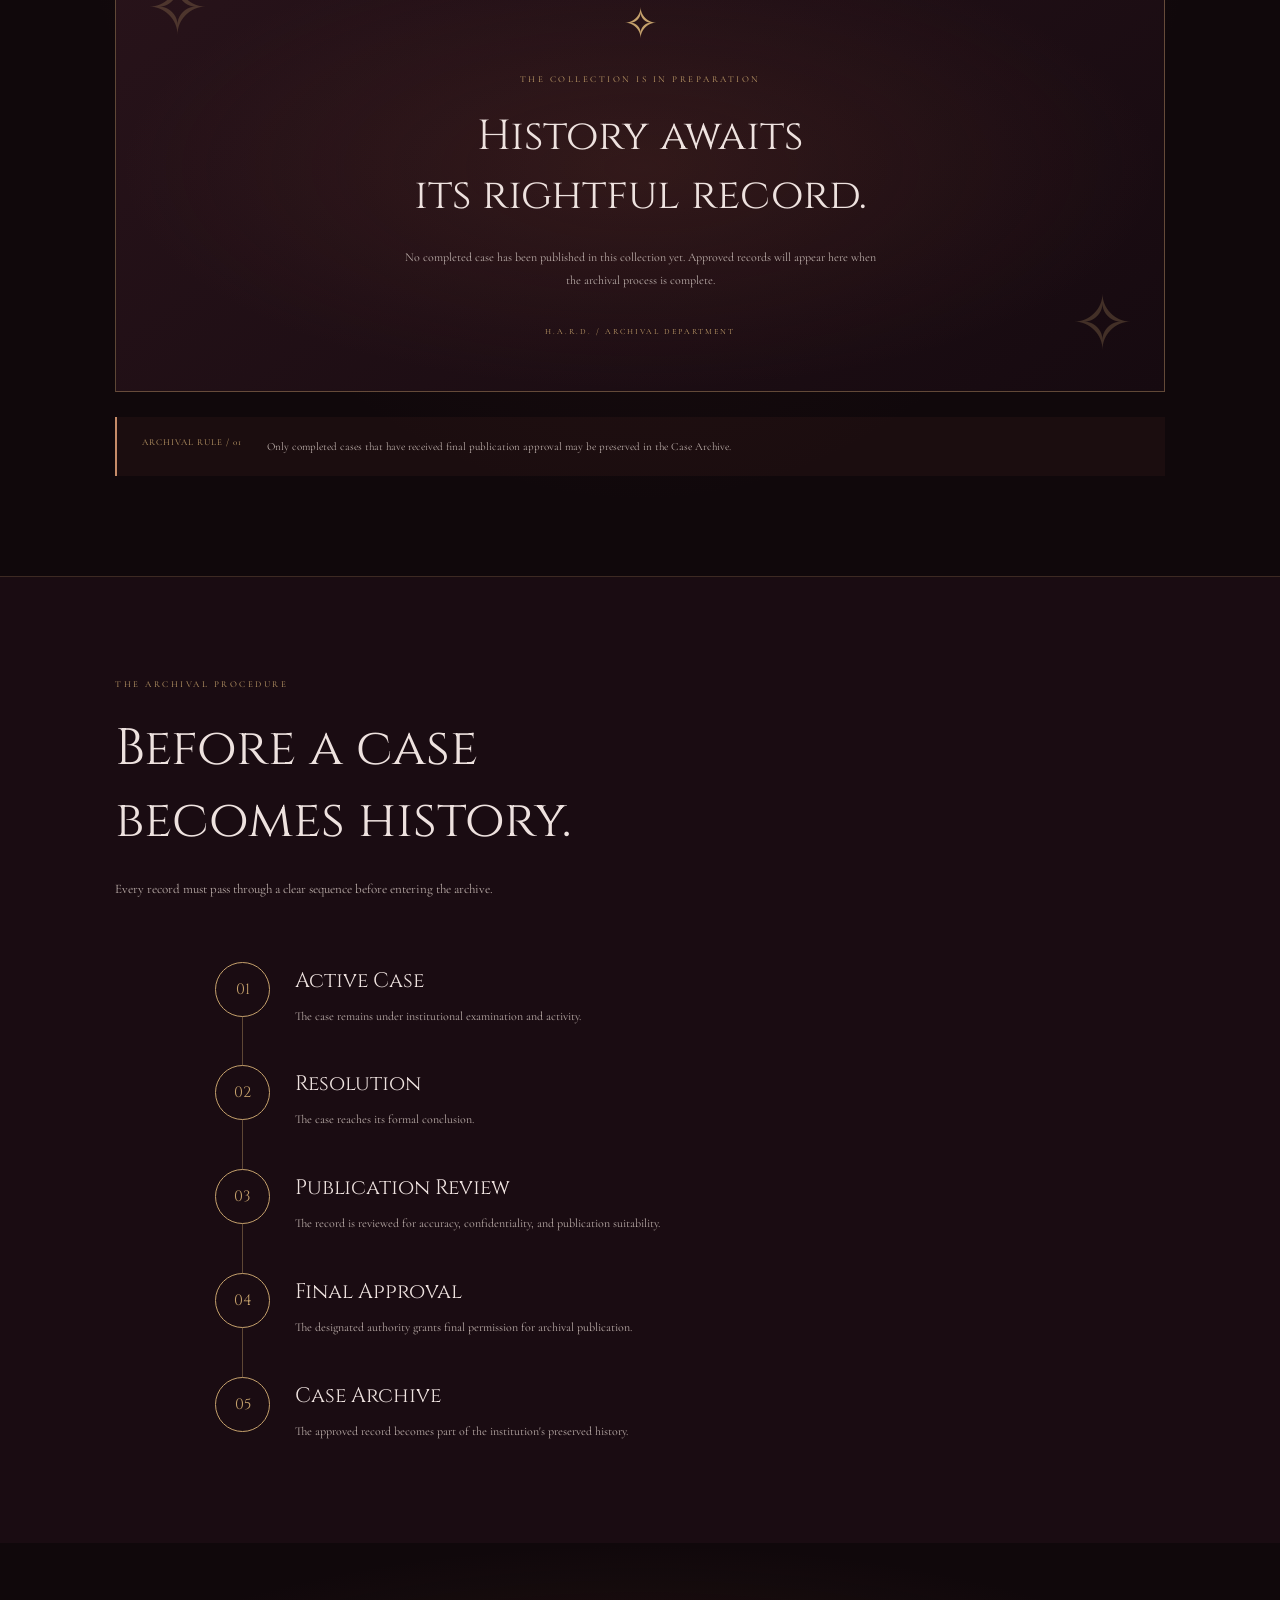
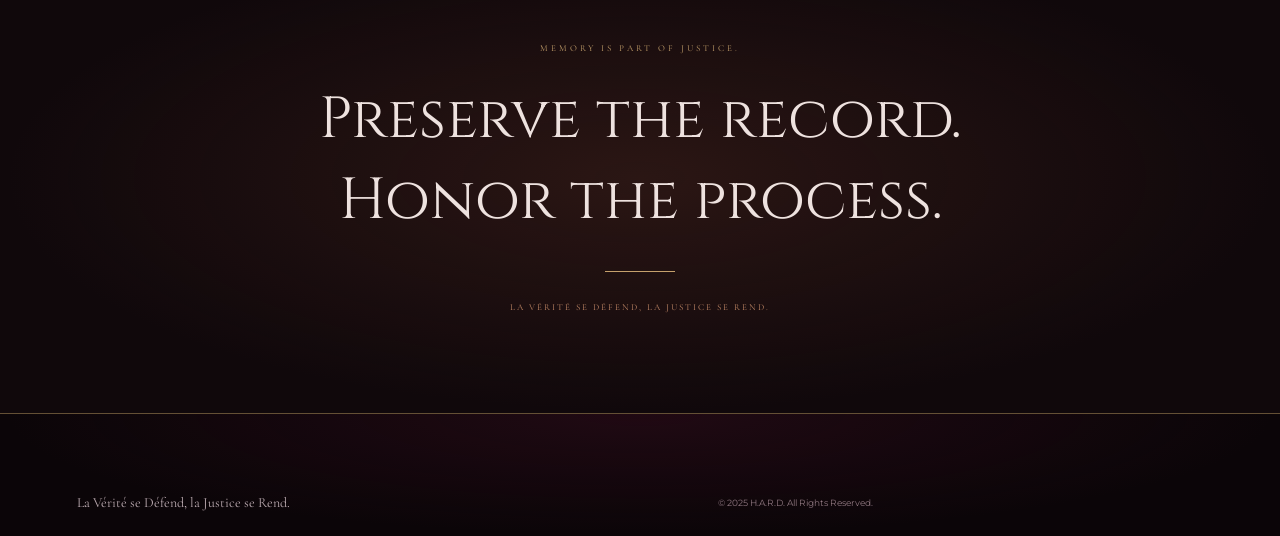
<file: HARD-WEBSITE/pages/case-archive.html>
<!DOCTYPE html>
<html lang="id">
<head>
    <meta charset="UTF-8">
    <meta name="viewport" content="width=device-width, initial-scale=1.0">
    <title>Case Archive | H.A.R.D.</title>

    <link rel="stylesheet" href="../css/style.css">
    <link rel="stylesheet" href="../css/responsive.css">
</head>

<body class="case-archive-page">

    <!-- HEADER -->
    <header class="site-header">
        <a href="../index.html" class="brand">
            <img
                src="../assets/logo/hard-logo.png"
                alt="Official H.A.R.D. Logo"
                class="brand-logo"
            >
        </a>

        <div class="header-statement">
            An institution built upon<br>
            reason, responsibility,<br>
            and human judgment.
        </div>

        <div class="header-pillars">
            <span>Institution</span>
            <span>Development</span>
            <span>Documentation</span>
        </div>
    </header>

    <!-- NAVIGATION -->
    <nav class="navigation" id="navigation">
        <a href="../index.html">Home</a>
        <a href="about.html">About</a>
        <a href="directorate.html">Directorate</a>
        <a href="regulations.html">Regulations</a>
        <a href="case-files.html">Case Files</a>
        <a href="academy.html">Academy</a>

        <div class="more-menu">
            <button type="button" id="moreToggle">More⌄</button>

            <div class="more-dropdown" id="moreDropdown">
                <a class="active" href="case-archive.html">Case Archive</a>
                <a href="assignment-center.html">Assignment Center</a>
                <a href="voices.html">Voices of Trainees</a>
                <a href="recruitment.html">Recruitment</a>
                <a href="news.html">News & Updates</a>
            </div>
        </div>

        <a href="login.html" class="login-link">Login ↗</a>
    </nav>

    <main>

        <!-- ARCHIVE HERO -->
        <section class="archive-hero">

            <div class="archive-hero-copy">
                <p class="archive-eyebrow">
                    H.A.R.D. / INSTITUTIONAL MEMORY
                </p>

                <h1>
                    The Case<br>
                    <span>Archive.</span>
                </h1>

                <p class="archive-subtitle">
                    What has been concluded shall not be forgotten.
                </p>

                <div class="archive-gold-line"></div>

                <p class="archive-description">
                    A preserved collection of completed cases,
                    institutional decisions, and documented
                    conclusions approved for archival publication.
                </p>

                <div class="archive-hero-meta">
                    <span>HISTORICAL RECORDS</span>
                    <span>H.A.R.D. / EST. 2025</span>
                </div>
            </div>

            <div class="archive-hero-visual">
                <div class="archive-orbit archive-orbit-one"></div>
                <div class="archive-orbit archive-orbit-two"></div>

                <div class="archive-book">
                    <div class="archive-book-inner">
                        <span class="archive-book-top">H.A.R.D.</span>

                        <div class="archive-emblem">✦</div>

                        <p>THE INSTITUTIONAL</p>
                        <h2>ARCHIVE</h2>

                        <div class="archive-book-line"></div>

                        <span class="archive-book-bottom">
                            PRESERVED FOR THE RECORD
                        </span>
                    </div>
                </div>

                <span class="archive-figure-caption">
                    FIG. 06 — THE MEMORY
                </span>
            </div>

        </section>

        <!-- ARCHIVE INTRODUCTION -->
        <section class="archive-introduction">

            <div class="archive-intro-index">
                <span>01</span>
                <p>THE COLLECTION</p>
            </div>

            <div class="archive-intro-content">
                <p class="archive-small-label">
                    BEYOND THE CONCLUSION
                </p>

                <h2>
                    Every conclusion<br>
                    becomes part of history.
                </h2>

                <p>
                    The Case Archive preserves selected records
                    of cases that have reached their conclusion
                    and passed the institution's publication review.
                    It serves as a historical reference and a record
                    of the institution's work.
                </p>
            </div>

        </section>

        <!-- ARCHIVE CATALOGUE -->
        <section class="archive-catalogue">

            <div class="archive-catalogue-heading">
                <div>
                    <p class="archive-small-label">
                        THE PRESERVATION REGISTER
                    </p>
                    <h2>Archived records.</h2>
                </div>

                <span>CATALOGUE / 006</span>
            </div>

            <div class="archive-empty-state">

                <div class="empty-state-symbol">✧</div>

                <p class="archive-small-label">
                    THE COLLECTION IS IN PREPARATION
                </p>

                <h3>
                    History awaits<br>
                    its rightful record.
                </h3>

                <p>
                    No completed case has been published in this
                    collection yet. Approved records will appear
                    here when the archival process is complete.
                </p>

                <span class="empty-state-footnote">
                    H.A.R.D. / ARCHIVAL DEPARTMENT
                </span>

            </div>

            <div class="archive-catalogue-note">
                <span>ARCHIVAL RULE / 01</span>

                <p>
                    Only completed cases that have received
                    final publication approval may be preserved
                    in the Case Archive.
                </p>
            </div>

        </section>

        <!-- ARCHIVAL PROCESS -->
        <section class="archive-process">

            <div class="archive-process-heading">
                <p class="archive-small-label">
                    THE ARCHIVAL PROCEDURE
                </p>

                <h2>
                    Before a case<br>
                    becomes history.
                </h2>

                <p>
                    Every record must pass through a clear
                    sequence before entering the archive.
                </p>
            </div>

            <div class="archive-timeline">

                <article class="archive-step">
                    <span>01</span>
                    <div>
                        <h3>Active Case</h3>
                        <p>
                            The case remains under institutional
                            examination and activity.
                        </p>
                    </div>
                </article>

                <article class="archive-step">
                    <span>02</span>
                    <div>
                        <h3>Resolution</h3>
                        <p>
                            The case reaches its formal conclusion.
                        </p>
                    </div>
                </article>

                <article class="archive-step">
                    <span>03</span>
                    <div>
                        <h3>Publication Review</h3>
                        <p>
                            The record is reviewed for accuracy,
                            confidentiality, and publication suitability.
                        </p>
                    </div>
                </article>

                <article class="archive-step">
                    <span>04</span>
                    <div>
                        <h3>Final Approval</h3>
                        <p>
                            The designated authority grants
                            final permission for archival publication.
                        </p>
                    </div>
                </article>

                <article class="archive-step">
                    <span>05</span>
                    <div>
                        <h3>Case Archive</h3>
                        <p>
                            The approved record becomes part
                            of the institution's preserved history.
                        </p>
                    </div>
                </article>

            </div>

        </section>

        <!-- CLOSING -->
        <section class="archive-closing">
            <p>MEMORY IS PART OF JUSTICE.</p>

            <h2>
                Preserve the record.<br>
                Honor the process.
            </h2>

            <div class="archive-gold-line"></div>

            <span>
                LA VÉRITÉ SE DÉFEND, LA JUSTICE SE REND.
            </span>
        </section>

    </main>

    <!-- FOOTER -->
    <footer class="site-footer">
        <div class="footer-bottom">
            <p>La Vérité se Défend, la Justice se Rend.</p>
            <small>© 2025 H.A.R.D. All Rights Reserved.</small>
        </div>
    </footer>

    <script src="../js/script.js"></script>

</body>
</html>
</file>
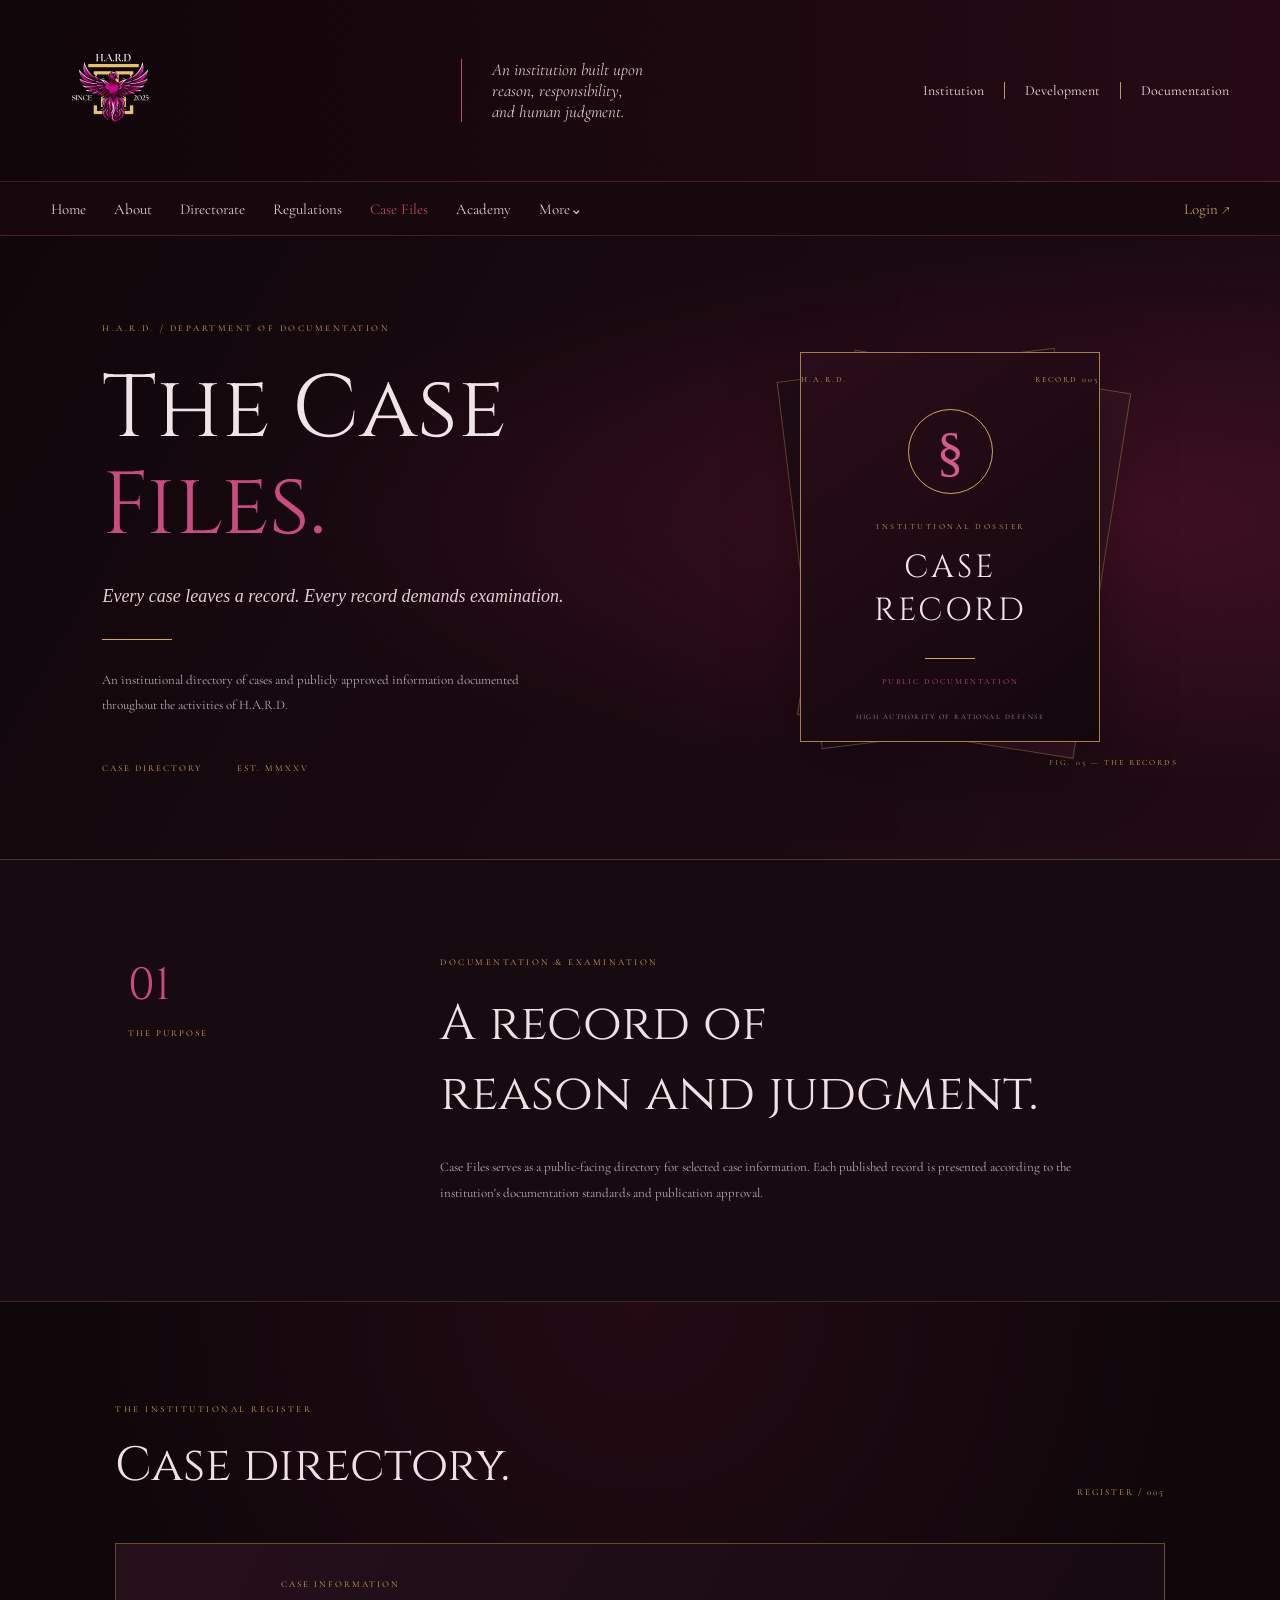
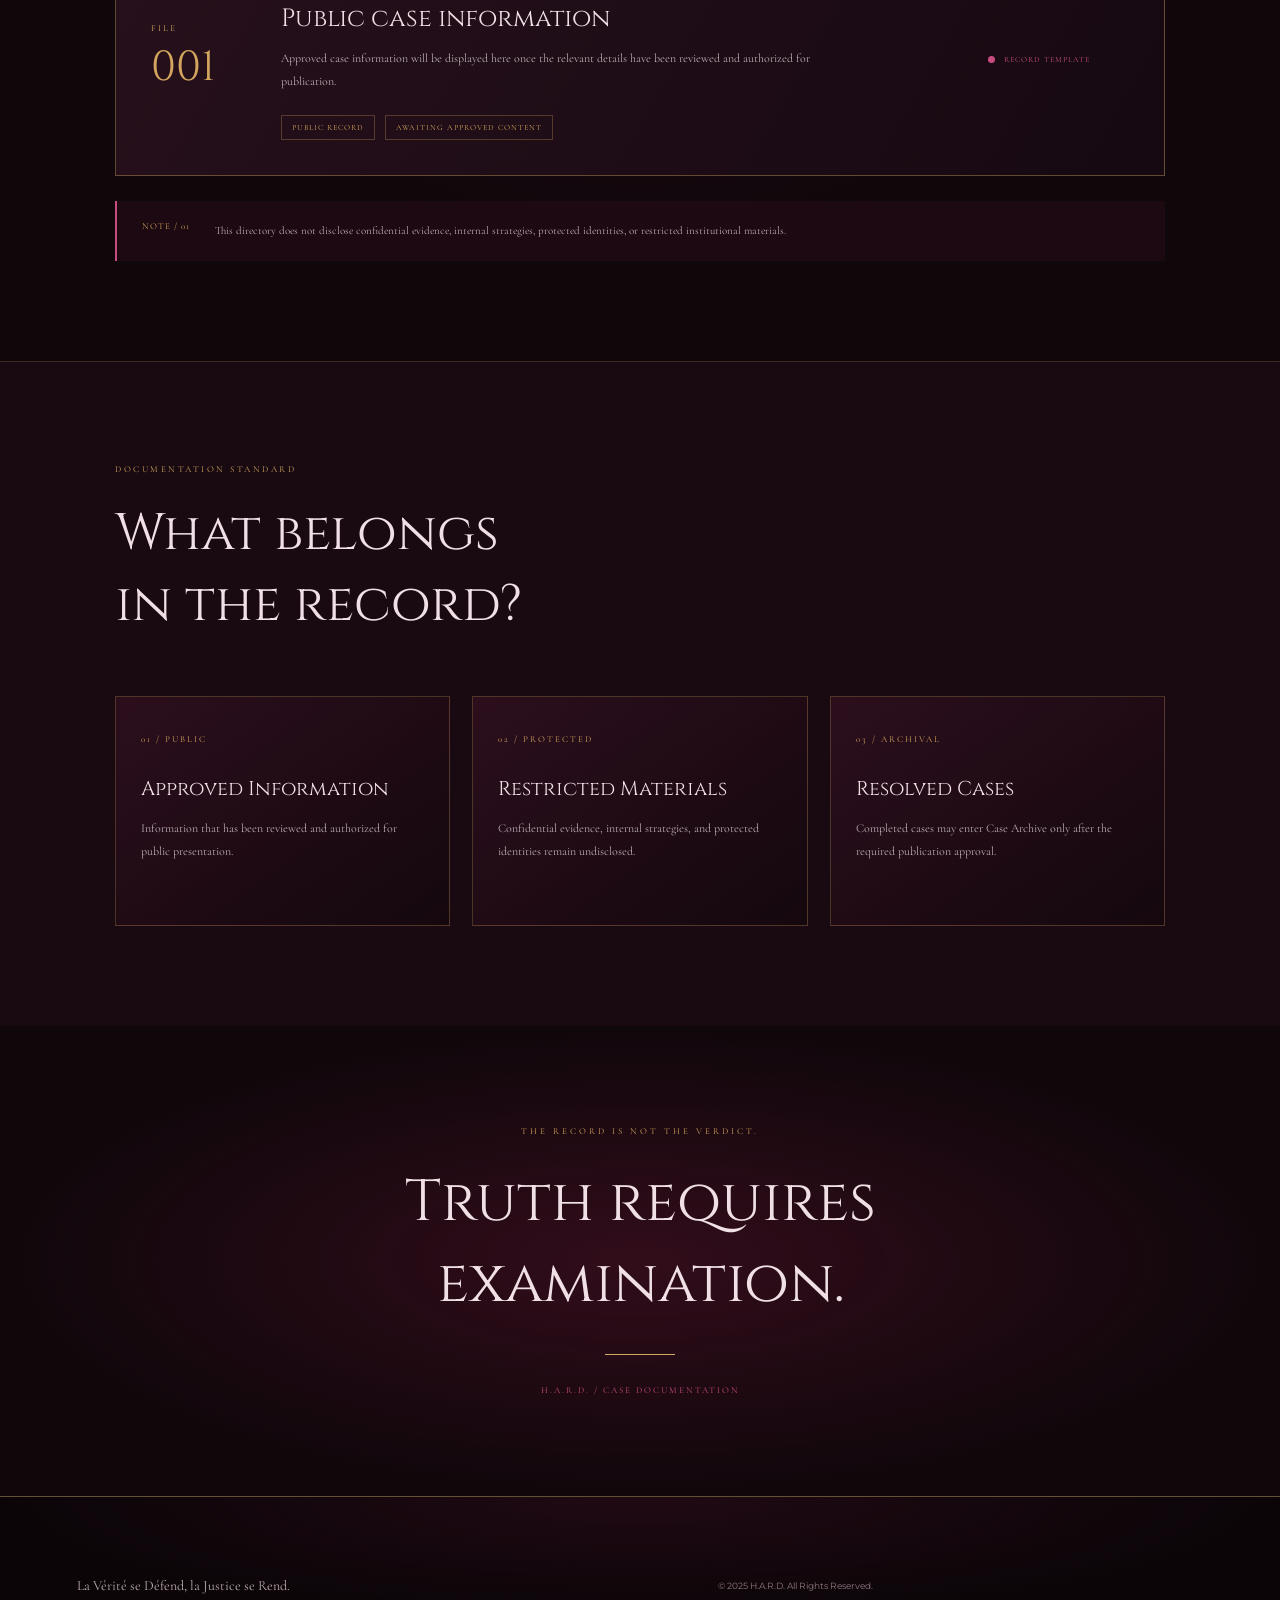
<file: HARD-WEBSITE/pages/case-files.html>
<!DOCTYPE html>
<html lang="id">
<head>
    <meta charset="UTF-8">
    <meta name="viewport" content="width=device-width, initial-scale=1.0">
    <title>Case Files | H.A.R.D.</title>

    <link rel="stylesheet" href="../css/style.css">
    <link rel="stylesheet" href="../css/responsive.css">
</head>

<body class="case-files-page">

    <!-- HEADER -->
    <header class="site-header">
        <a href="../index.html" class="brand">
            <img
                src="../assets/logo/hard-logo.png"
                alt="Official H.A.R.D. Logo"
                class="brand-logo"
            >
        </a>

        <div class="header-statement">
            An institution built upon<br>
            reason, responsibility,<br>
            and human judgment.
        </div>

        <div class="header-pillars">
            <span>Institution</span>
            <span>Development</span>
            <span>Documentation</span>
        </div>
    </header>

    <!-- NAVIGATION -->
    <nav class="navigation" id="navigation">

        <a href="../index.html">Home</a>
        <a href="about.html">About</a>
        <a href="directorate.html">Directorate</a>
        <a href="regulations.html">Regulations</a>
        <a class="active" href="case-files.html">Case Files</a>
        <a href="academy.html">Academy</a>

        <div class="more-menu">
            <button type="button" id="moreToggle">More⌄</button>

            <div class="more-dropdown" id="moreDropdown">
                <a href="case-archive.html">Case Archive</a>
                <a href="assignment-center.html">Assignment Center</a>
                <a href="voices.html">Voices of Trainees</a>
                <a href="recruitment.html">Recruitment</a>
                <a href="news.html">News & Updates</a>
            </div>
        </div>

        <a href="login.html" class="login-link">Login ↗</a>

    </nav>

    <main>

        <!-- CASE FILES HERO -->
        <section class="case-hero">

            <div class="case-hero-copy">
                <p class="case-eyebrow">
                    H.A.R.D. / DEPARTMENT OF DOCUMENTATION
                </p>

                <h1>
                    The Case<br>
                    <span>Files.</span>
                </h1>

                <p class="case-subtitle">
                    Every case leaves a record.
                    Every record demands examination.
                </p>

                <div class="case-gold-line"></div>

                <p class="case-description">
                    An institutional directory of cases and
                    publicly approved information documented
                    throughout the activities of H.A.R.D.
                </p>

                <div class="case-hero-meta">
                    <span>CASE DIRECTORY</span>
                    <span>EST. MMXXV</span>
                </div>
            </div>

            <div class="case-hero-visual">
                <div class="dossier-back dossier-back-one"></div>
                <div class="dossier-back dossier-back-two"></div>

                <div class="dossier-cover">
                    <div class="dossier-topline">
                        <span>H.A.R.D.</span>
                        <span>RECORD 005</span>
                    </div>

                    <div class="dossier-seal">§</div>

                    <p>INSTITUTIONAL DOSSIER</p>
                    <h2>CASE<br>RECORD</h2>

                    <div class="dossier-rule"></div>

                    <span class="dossier-classification">
                        PUBLIC DOCUMENTATION
                    </span>

                    <small>HIGH AUTHORITY OF RATIONAL DEFENSE</small>
                </div>

                <span class="case-visual-caption">
                    FIG. 05 — THE RECORDS
                </span>
            </div>

        </section>

        <!-- INTRODUCTION -->
        <section class="case-introduction">

            <div class="case-section-index">
                <span>01</span>
                <p>THE PURPOSE</p>
            </div>

            <div class="case-introduction-content">
                <p class="case-small-label">DOCUMENTATION & EXAMINATION</p>

                <h2>
                    A record of<br>
                    reason and judgment.
                </h2>

                <p>
                    Case Files serves as a public-facing directory
                    for selected case information. Each published
                    record is presented according to the institution's
                    documentation standards and publication approval.
                </p>
            </div>

        </section>

        <!-- CASE REGISTER -->
        <section class="case-register">

            <div class="case-register-heading">
                <div>
                    <p class="case-small-label">THE INSTITUTIONAL REGISTER</p>
                    <h2>Case directory.</h2>
                </div>

                <span class="register-number">REGISTER / 005</span>
            </div>

            <!-- CASE RECORD PLACEHOLDER -->
            <article class="case-record-card">

                <div class="record-number">
                    <span>FILE</span>
                    <strong>001</strong>
                </div>

                <div class="record-main">
                    <p class="record-category">CASE INFORMATION</p>

                    <h3>Public case information</h3>

                    <p class="record-description">
                        Approved case information will be displayed
                        here once the relevant details have been
                        reviewed and authorized for publication.
                    </p>

                    <div class="record-tags">
                        <span>PUBLIC RECORD</span>
                        <span>AWAITING APPROVED CONTENT</span>
                    </div>
                </div>

                <div class="record-status">
                    <span class="status-indicator"></span>
                    <p>RECORD TEMPLATE</p>
                </div>

            </article>

            <div class="case-register-note">
                <span>NOTE / 01</span>
                <p>
                    This directory does not disclose confidential
                    evidence, internal strategies, protected identities,
                    or restricted institutional materials.
                </p>
            </div>

        </section>

        <!-- DOCUMENTATION PRINCIPLES -->
        <section class="case-principles">

            <div class="case-principles-heading">
                <p class="case-small-label">DOCUMENTATION STANDARD</p>
                <h2>What belongs<br>in the record?</h2>
            </div>

            <div class="case-principles-grid">

                <article class="case-principle">
                    <span>01 / PUBLIC</span>
                    <h3>Approved Information</h3>
                    <p>
                        Information that has been reviewed
                        and authorized for public presentation.
                    </p>
                </article>

                <article class="case-principle">
                    <span>02 / PROTECTED</span>
                    <h3>Restricted Materials</h3>
                    <p>
                        Confidential evidence, internal strategies,
                        and protected identities remain undisclosed.
                    </p>
                </article>

                <article class="case-principle">
                    <span>03 / ARCHIVAL</span>
                    <h3>Resolved Cases</h3>
                    <p>
                        Completed cases may enter Case Archive
                        only after the required publication approval.
                    </p>
                </article>

            </div>

        </section>

        <!-- CLOSING -->
        <section class="case-closing">
            <p>THE RECORD IS NOT THE VERDICT.</p>

            <h2>
                Truth requires<br>
                examination.
            </h2>

            <div class="case-gold-line"></div>

            <span>
                H.A.R.D. / CASE DOCUMENTATION
            </span>
        </section>

    </main>

    <!-- FOOTER -->
    <footer class="site-footer">
        <div class="footer-bottom">
            <p>La Vérité se Défend, la Justice se Rend.</p>
            <small>© 2025 H.A.R.D. All Rights Reserved.</small>
        </div>
    </footer>

    <script src="../js/script.js"></script>

</body>
</html>
</file>
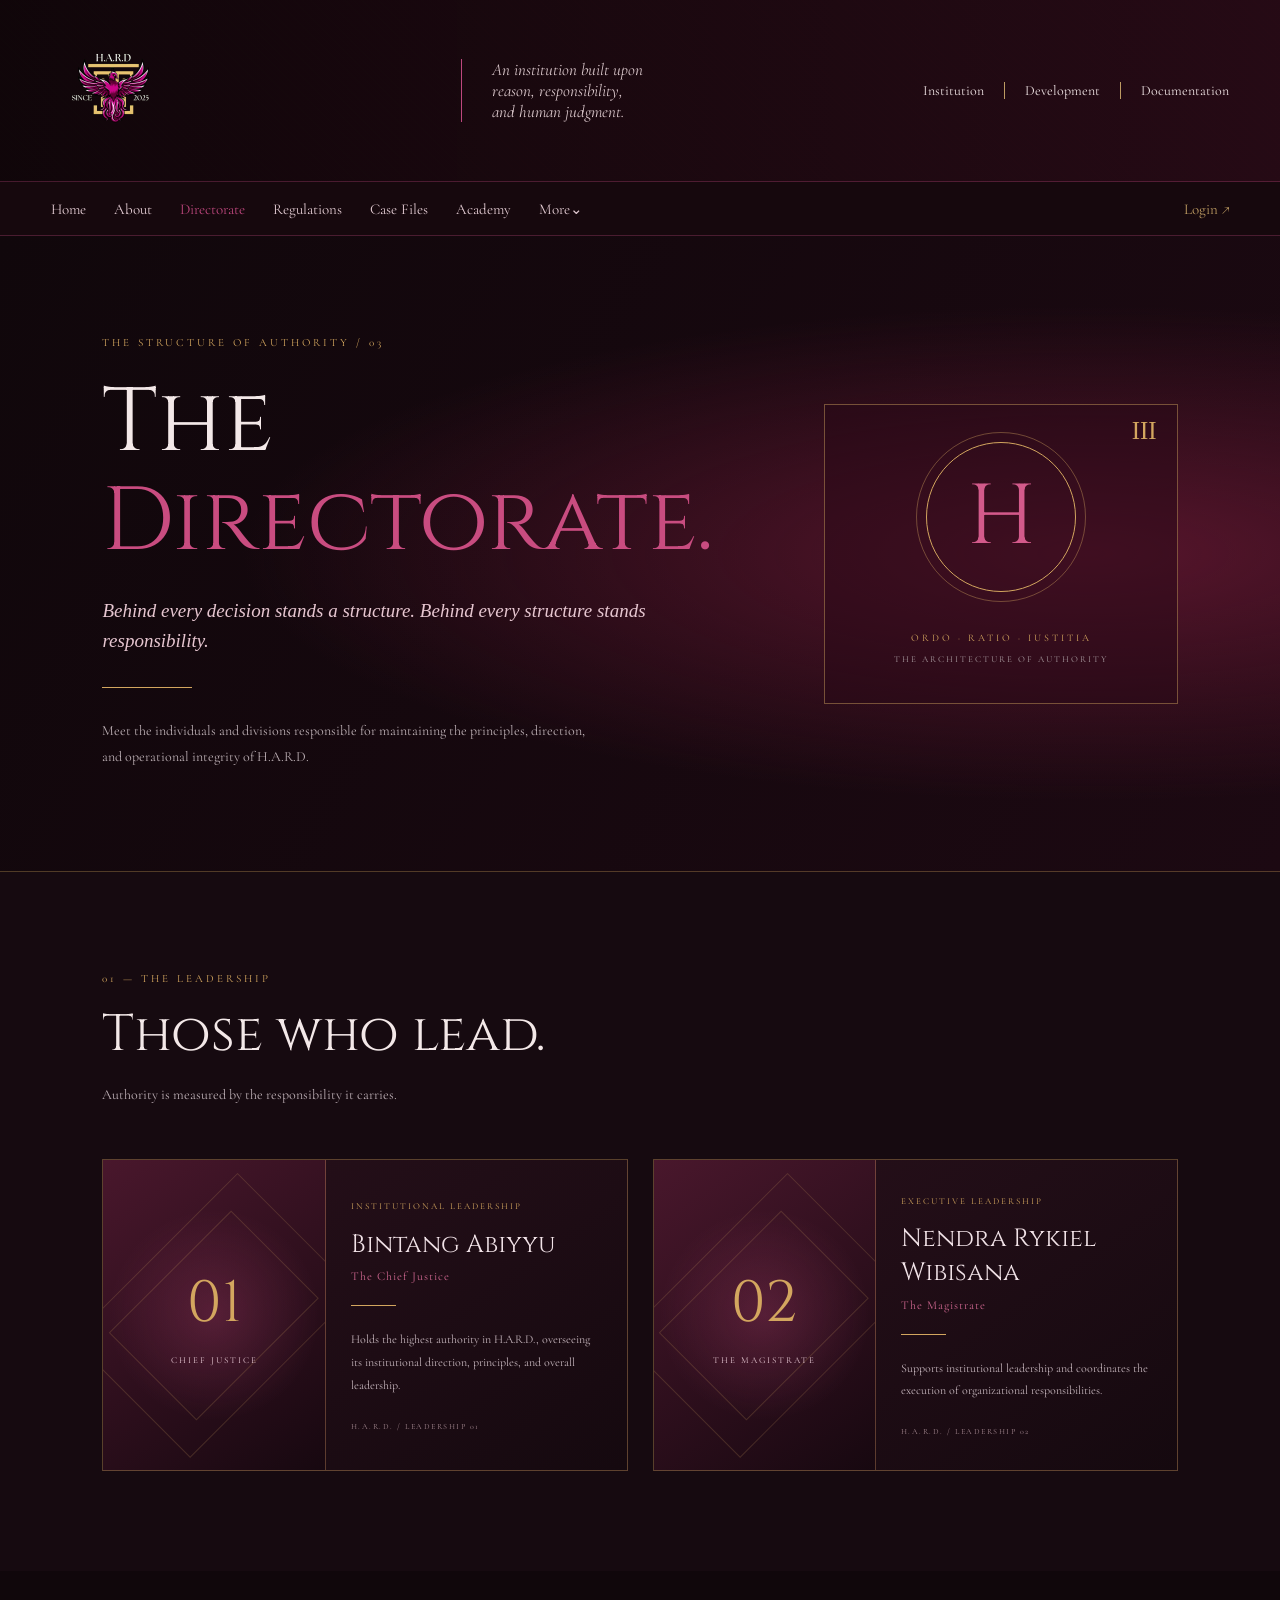
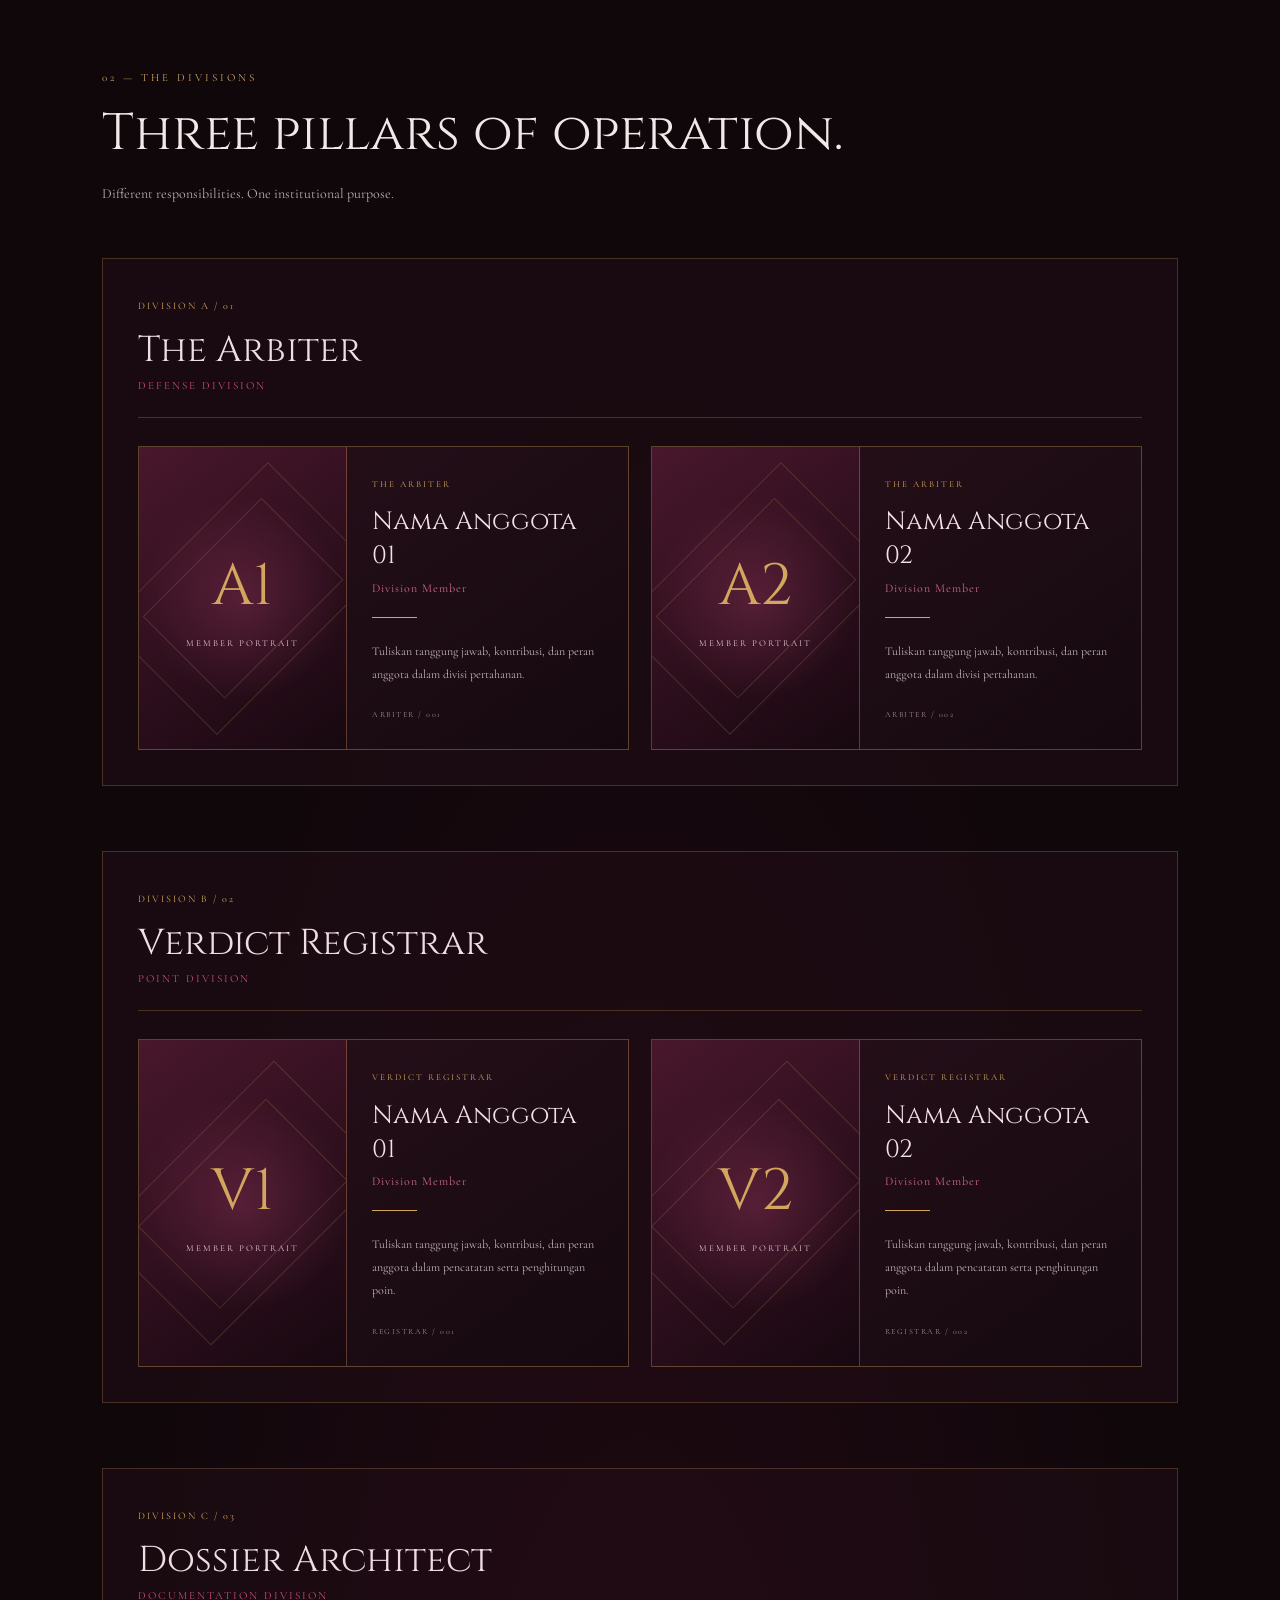
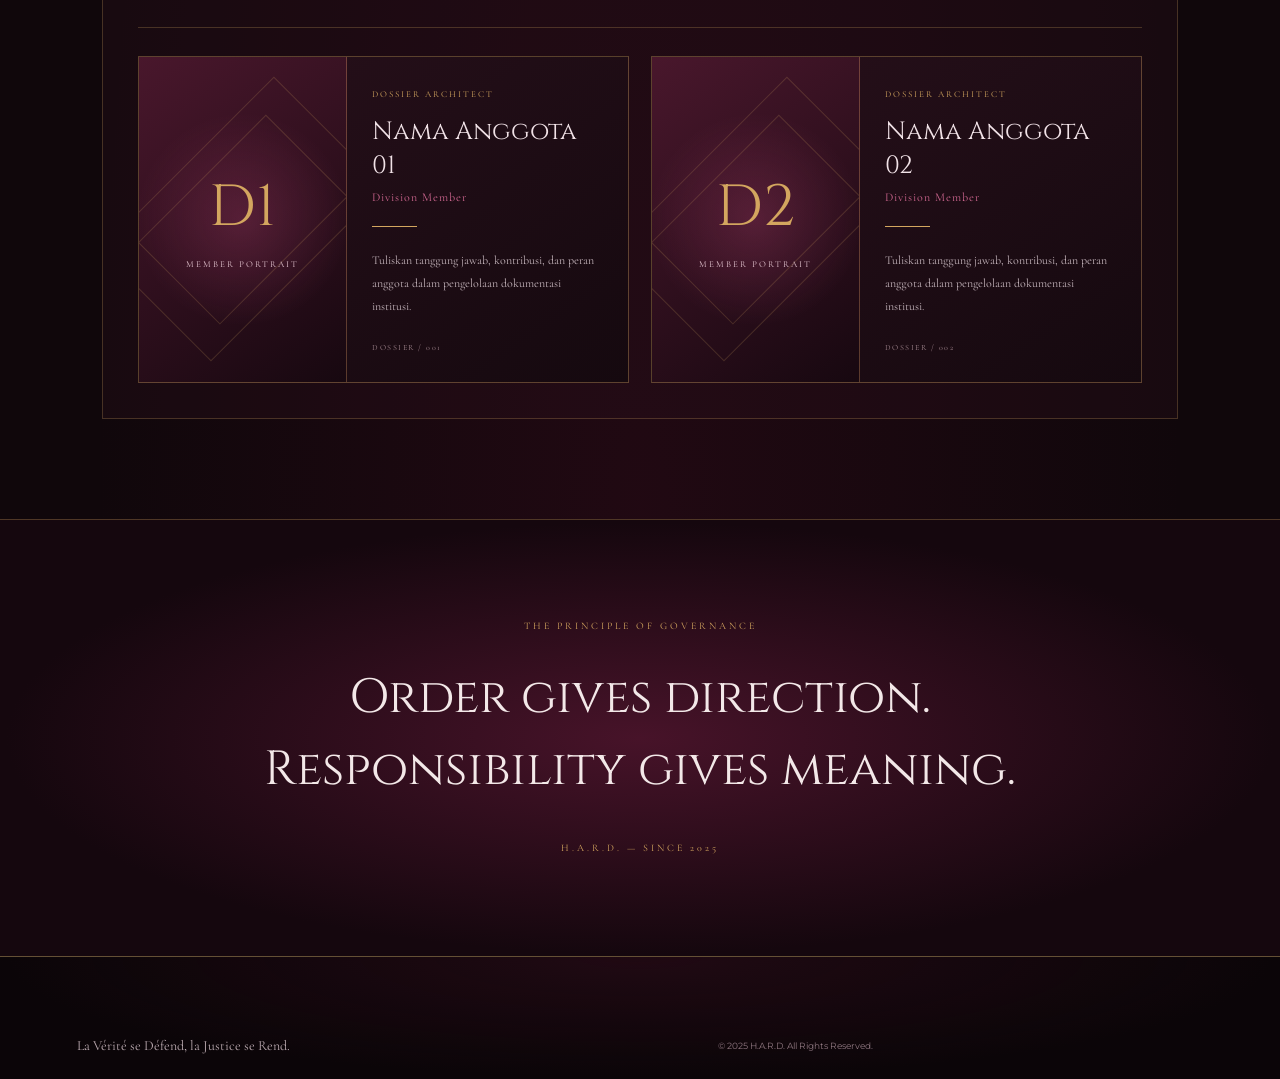
<file: HARD-WEBSITE/pages/directorate.html>
<!DOCTYPE html>
<html lang="id">
<head>
    <meta charset="UTF-8">
    <meta name="viewport" content="width=device-width, initial-scale=1.0">
    <title>Directorate | H.A.R.D.</title>

    <link rel="stylesheet" href="../css/style.css">
    <link rel="stylesheet" href="../css/responsive.css">
</head>

<body class="directorate-page">

    <!-- HEADER -->
    <header class="site-header">
        <a href="../index.html" class="brand">
            <img src="../assets/logo/hard-logo.png"
                 alt="Official H.A.R.D. Logo"
                 class="brand-logo">
        </a>

        <div class="header-statement">
            An institution built upon<br>
            reason, responsibility,<br>
            and human judgment.
        </div>

        <div class="header-pillars">
            <span>Institution</span>
            <span>Development</span>
            <span>Documentation</span>
        </div>
    </header>

   
<!-- NAVIGATION -->
<nav class="navigation" id="navigation">

    <a href="../index.html">Home</a>
    <a href="about.html">About</a>
    <a class="active" href="directorate.html">Directorate</a>
    <a href="regulations.html">Regulations</a>
    <a href="case-files.html">Case Files</a>
    <a href="academy.html">Academy</a>

    <div class="more-menu">
        <button type="button" id="moreToggle">More⌄</button>

        <div class="more-dropdown" id="moreDropdown">
            <a href="case-archive.html">Case Archive</a>
            <a href="assignment-center.html">Assignment Center</a>
            <a href="voices.html">Voices of Trainees</a>
            <a href="recruitment.html">Recruitment</a>
            <a href="news.html">News & Updates</a>
        </div>
    </div>

    <a href="login.html" class="login-link">Login ↗</a>

</nav>

    <main>

        <!-- HERO -->
        <section class="directorate-hero">

            <div class="directorate-hero-content">
                <p class="directorate-eyebrow">
                    THE STRUCTURE OF AUTHORITY / 03
                </p>

                <h1>
                    The <span>Directorate.</span>
                </h1>

                <p class="directorate-description">
                    Behind every decision stands a structure.
                    Behind every structure stands responsibility.
                </p>

                <div class="directorate-line"></div>

                <p class="directorate-intro">
                    Meet the individuals and divisions responsible
                    for maintaining the principles, direction, and
                    operational integrity of H.A.R.D.
                </p>
            </div>

            <div class="directorate-hero-side">
                <span class="directorate-number">III</span>
                <div class="directorate-seal">H</div>
                <p>ORDO · RATIO · IUSTITIA</p>
                <small>THE ARCHITECTURE OF AUTHORITY</small>
            </div>

        </section>

        <!-- LEADERSHIP -->
        <section class="leadership-section">

            <div class="section-heading-directorate">
                <p>01 — THE LEADERSHIP</p>
                <h2>Those who lead.</h2>
                <span>
                    Authority is measured by the responsibility it carries.
                </span>
            </div>


<div class="leadership-grid">

    <article class="profile-card leadership-profile">
        <div class="profile-photo-placeholder">
            <span>01</span>
            <small>CHIEF JUSTICE</small>
        </div>

        <div class="profile-information">
            <p class="profile-category">INSTITUTIONAL LEADERSHIP</p>
            <h3>Bintang Abiyyu</h3>
            <p class="profile-position">The Chief Justice</p>

            <div class="profile-divider"></div>

            <p class="profile-bio">
                Holds the highest authority in H.A.R.D.,
                overseeing its institutional direction,
                principles, and overall leadership.
            </p>

            <span class="profile-code">H.A.R.D. / LEADERSHIP 01</span>
        </div>
    </article>

    <article class="profile-card leadership-profile">
        <div class="profile-photo-placeholder">
            <span>02</span>
            <small>THE MAGISTRATE</small>
        </div>

        <div class="profile-information">
            <p class="profile-category">EXECUTIVE LEADERSHIP</p>
            <h3>Nendra Rykiel Wibisana</h3>
            <p class="profile-position">The Magistrate</p>

            <div class="profile-divider"></div>

            <p class="profile-bio">
                Supports institutional leadership and
                coordinates the execution of organizational
                responsibilities.
            </p>

            <span class="profile-code">H.A.R.D. / LEADERSHIP 02</span>
        </div>
    </article>

</div>

        </section>

        <!-- DIVISIONS -->
        <section class="divisions-section">

            <div class="section-heading-directorate">
                <p>02 — THE DIVISIONS</p>
                <h2>Three pillars of operation.</h2>
                <span>
                    Different responsibilities. One institutional purpose.
                </span>
            </div>

           

<div class="division-grid">

    <!-- THE ARBITER -->
    <div class="division-group">
        <div class="division-group-heading">
            <span>DIVISION A / 01</span>
            <h3>The Arbiter</h3>
            <p>Defense Division</p>
        </div>

        <div class="division-members">

            <article class="profile-card">
                <div class="profile-photo-placeholder">
                    <span>A1</span>
                    <small>MEMBER PORTRAIT</small>
                </div>
                <div class="profile-information">
                    <p class="profile-category">THE ARBITER</p>
                    <h3>Nama Anggota 01</h3>
                    <p class="profile-position">Division Member</p>
                    <div class="profile-divider"></div>
                    <p class="profile-bio">
                        Tuliskan tanggung jawab, kontribusi,
                        dan peran anggota dalam divisi pertahanan.
                    </p>
                    <span class="profile-code">ARBITER / 001</span>
                </div>
            </article>

            <article class="profile-card">
                <div class="profile-photo-placeholder">
                    <span>A2</span>
                    <small>MEMBER PORTRAIT</small>
                </div>
                <div class="profile-information">
                    <p class="profile-category">THE ARBITER</p>
                    <h3>Nama Anggota 02</h3>
                    <p class="profile-position">Division Member</p>
                    <div class="profile-divider"></div>
                    <p class="profile-bio">
                        Tuliskan tanggung jawab, kontribusi,
                        dan peran anggota dalam divisi pertahanan.
                    </p>
                    <span class="profile-code">ARBITER / 002</span>
                </div>
            </article>

        </div>
    </div>

    <!-- VERDICT REGISTRAR -->
    <div class="division-group">
        <div class="division-group-heading">
            <span>DIVISION B / 02</span>
            <h3>Verdict Registrar</h3>
            <p>Point Division</p>
        </div>

        <div class="division-members">

            <article class="profile-card">
                <div class="profile-photo-placeholder">
                    <span>V1</span>
                    <small>MEMBER PORTRAIT</small>
                </div>
                <div class="profile-information">
                    <p class="profile-category">VERDICT REGISTRAR</p>
                    <h3>Nama Anggota 01</h3>
                    <p class="profile-position">Division Member</p>
                    <div class="profile-divider"></div>
                    <p class="profile-bio">
                        Tuliskan tanggung jawab, kontribusi,
                        dan peran anggota dalam pencatatan serta
                        penghitungan poin.
                    </p>
                    <span class="profile-code">REGISTRAR / 001</span>
                </div>
            </article>

            <article class="profile-card">
                <div class="profile-photo-placeholder">
                    <span>V2</span>
                    <small>MEMBER PORTRAIT</small>
                </div>
                <div class="profile-information">
                    <p class="profile-category">VERDICT REGISTRAR</p>
                    <h3>Nama Anggota 02</h3>
                    <p class="profile-position">Division Member</p>
                    <div class="profile-divider"></div>
                    <p class="profile-bio">
                        Tuliskan tanggung jawab, kontribusi,
                        dan peran anggota dalam pencatatan serta
                        penghitungan poin.
                    </p>
                    <span class="profile-code">REGISTRAR / 002</span>
                </div>
            </article>

        </div>
    </div>

    <!-- DOSSIER ARCHITECT -->
    <div class="division-group">
        <div class="division-group-heading">
            <span>DIVISION C / 03</span>
            <h3>Dossier Architect</h3>
            <p>Documentation Division</p>
        </div>

        <div class="division-members">

            <article class="profile-card">
                <div class="profile-photo-placeholder">
                    <span>D1</span>
                    <small>MEMBER PORTRAIT</small>
                </div>
                <div class="profile-information">
                    <p class="profile-category">DOSSIER ARCHITECT</p>
                    <h3>Nama Anggota 01</h3>
                    <p class="profile-position">Division Member</p>
                    <div class="profile-divider"></div>
                    <p class="profile-bio">
                        Tuliskan tanggung jawab, kontribusi,
                        dan peran anggota dalam pengelolaan
                        dokumentasi institusi.
                    </p>
                    <span class="profile-code">DOSSIER / 001</span>
                </div>
            </article>

            <article class="profile-card">
                <div class="profile-photo-placeholder">
                    <span>D2</span>
                    <small>MEMBER PORTRAIT</small>
                </div>
                <div class="profile-information">
                    <p class="profile-category">DOSSIER ARCHITECT</p>
                    <h3>Nama Anggota 02</h3>
                    <p class="profile-position">Division Member</p>
                    <div class="profile-divider"></div>
                    <p class="profile-bio">
                        Tuliskan tanggung jawab, kontribusi,
                        dan peran anggota dalam pengelolaan
                        dokumentasi institusi.
                    </p>
                    <span class="profile-code">DOSSIER / 002</span>
                </div>
            </article>

        </div>
    </div>

</div>

        </section>

        <!-- CLOSING -->
        <section class="directorate-closing">
            <p>THE PRINCIPLE OF GOVERNANCE</p>
            <h2>
                Order gives direction.<br>
                Responsibility gives meaning.
            </h2>
            <span>H.A.R.D. — SINCE 2025</span>
        </section>

    </main>

    <!-- FOOTER -->
    <footer class="site-footer">
        <div class="footer-bottom">
            <p>La Vérité se Défend, la Justice se Rend.</p>
            <small>© 2025 H.A.R.D. All Rights Reserved.</small>
        </div>
    </footer>

    <script src="../js/script.js"></script>

</body>
</html>
</file>
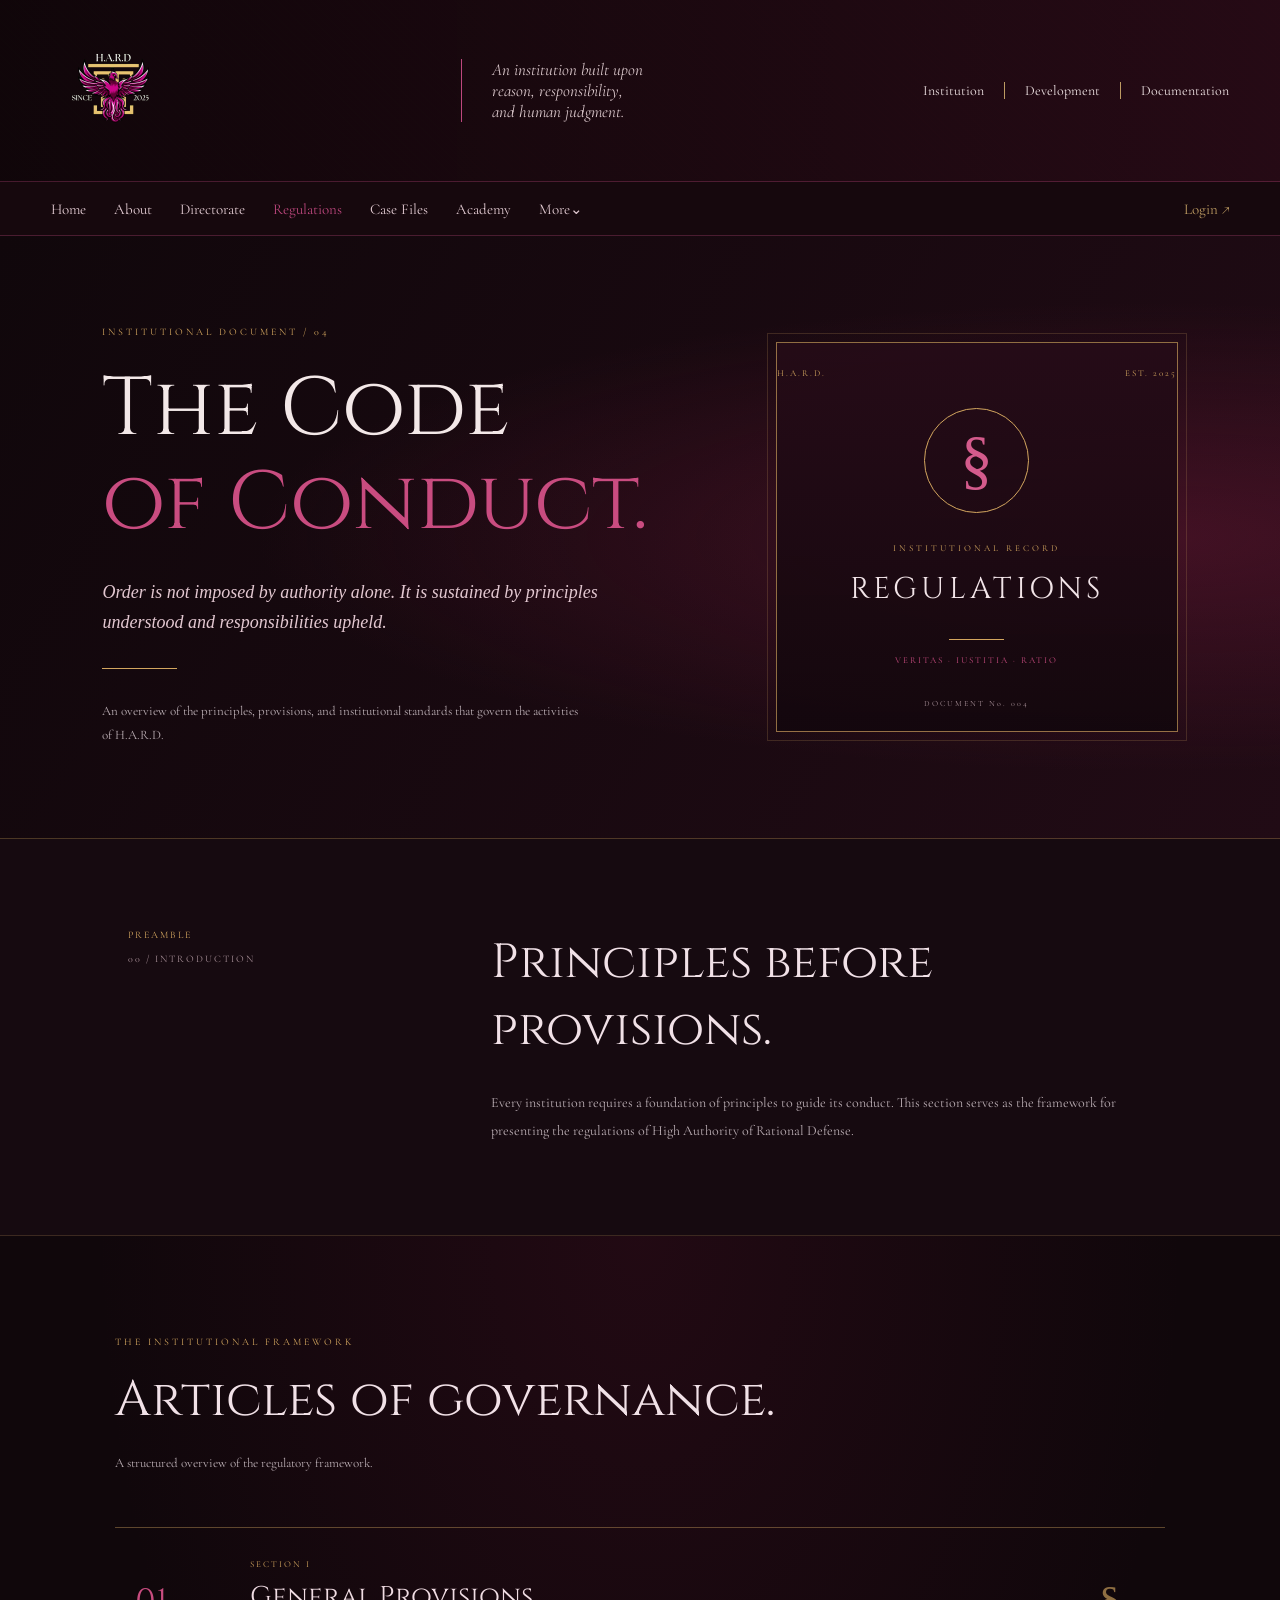
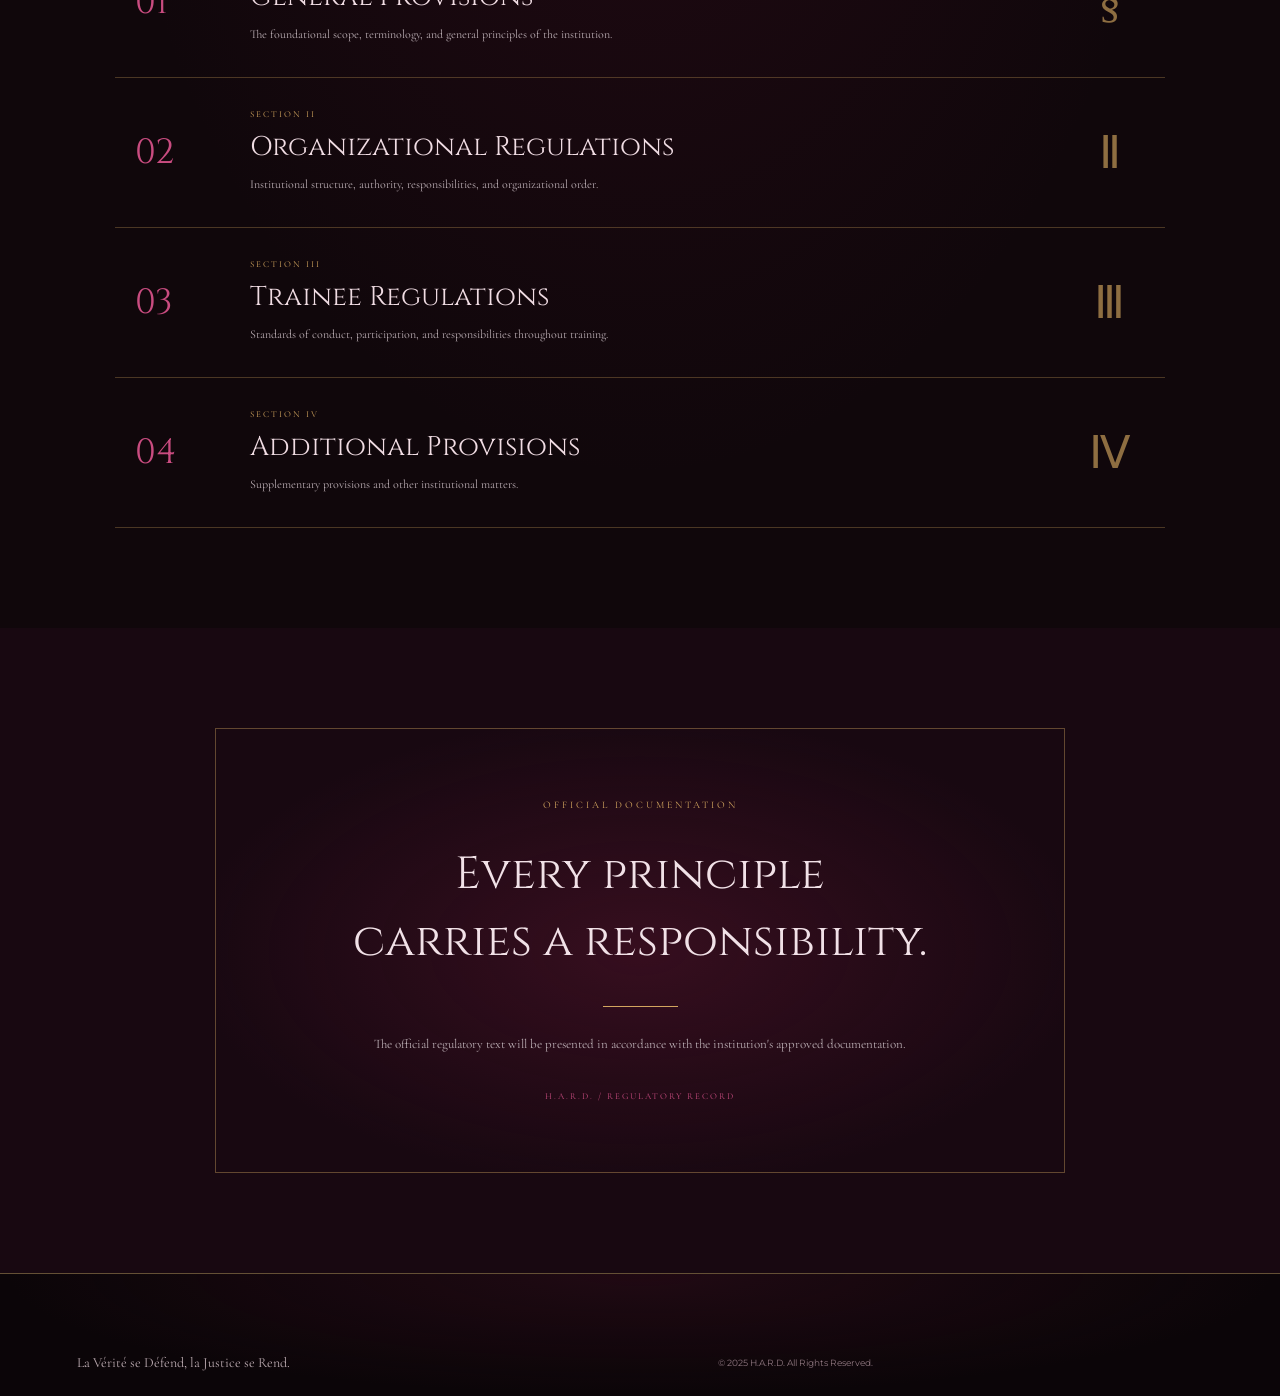
<file: HARD-WEBSITE/pages/regulations.html>
<!DOCTYPE html>
<html lang="id">
<head>
    <meta charset="UTF-8">
    <meta name="viewport" content="width=device-width, initial-scale=1.0">
    <title>Regulations | H.A.R.D.</title>

    <link rel="stylesheet" href="../css/style.css">
    <link rel="stylesheet" href="../css/responsive.css">
</head>

<body class="regulations-page">

    <!-- HEADER -->
    <header class="site-header">
        <a href="../index.html" class="brand">
            <img src="../assets/logo/hard-logo.png"
                 alt="Official H.A.R.D. Logo"
                 class="brand-logo">
        </a>

        <div class="header-statement">
            An institution built upon<br>
            reason, responsibility,<br>
            and human judgment.
        </div>

        <div class="header-pillars">
            <span>Institution</span>
            <span>Development</span>
            <span>Documentation</span>
        </div>
    </header>

  
<!-- NAVIGATION -->
<nav class="navigation" id="navigation">

    <a href="../index.html">Home</a>
    <a href="about.html">About</a>
    <a href="directorate.html">Directorate</a>
    <a class="active" href="regulations.html">Regulations</a>
    <a href="case-files.html">Case Files</a>
    <a href="academy.html">Academy</a>

    <div class="more-menu">
        <button type="button" id="moreToggle">More⌄</button>

        <div class="more-dropdown" id="moreDropdown">
            <a href="case-archive.html">Case Archive</a>
            <a href="assignment-center.html">Assignment Center</a>
            <a href="voices.html">Voices of Trainees</a>
            <a href="recruitment.html">Recruitment</a>
            <a href="news.html">News & Updates</a>
        </div>
    </div>

    <a href="login.html" class="login-link">Login ↗</a>

</nav>

    <main>

        <!-- HERO -->
        <section class="regulations-hero">

            <div class="regulations-hero-copy">
                <p class="regulations-eyebrow">
                    INSTITUTIONAL DOCUMENT / 04
                </p>

                <h1>
                    The Code<br>
                    <span>of Conduct.</span>
                </h1>

                <p class="regulations-subtitle">
                    Order is not imposed by authority alone.
                    It is sustained by principles understood
                    and responsibilities upheld.
                </p>

                <div class="regulations-gold-line"></div>

                <p class="regulations-intro">
                    An overview of the principles, provisions,
                    and institutional standards that govern
                    the activities of H.A.R.D.
                </p>
            </div>

            <div class="regulations-document">
                <div class="document-top">
                    <span>H.A.R.D.</span>
                    <span>EST. 2025</span>
                </div>

                <div class="document-emblem">§</div>

                <p class="document-label">INSTITUTIONAL RECORD</p>

                <h2>REGULATIONS</h2>

                <div class="document-divider"></div>

                <p class="document-motto">
                    VERITAS · IUSTITIA · RATIO
                </p>

                <span class="document-index">DOCUMENT No. 004</span>
            </div>

        </section>

        <!-- INTRODUCTION -->
        <section class="regulations-introduction">

            <div class="regulations-section-label">
                <span>PREAMBLE</span>
                <span>00 / INTRODUCTION</span>
            </div>

            <div class="regulations-introduction-content">
                <h2>
                    Principles before<br>
                    provisions.
                </h2>

                <p>
                    Every institution requires a foundation
                    of principles to guide its conduct.
                    This section serves as the framework
                    for presenting the regulations of
                    High Authority of Rational Defense.
                </p>
            </div>

        </section>

        <!-- REGULATION CATEGORIES -->
        <section class="regulations-categories">

            <div class="regulations-heading">
                <p>THE INSTITUTIONAL FRAMEWORK</p>
                <h2>Articles of governance.</h2>
                <span>
                    A structured overview of the regulatory framework.
                </span>
            </div>

            <div class="regulation-list">

                <article class="regulation-item">
                    <div class="regulation-index">01</div>

                    <div class="regulation-content">
                        <p>SECTION I</p>
                        <h3>General Provisions</h3>
                        <span>
                            The foundational scope, terminology,
                            and general principles of the institution.
                        </span>
                    </div>

                    <div class="regulation-symbol">§</div>
                </article>

                <article class="regulation-item">
                    <div class="regulation-index">02</div>

                    <div class="regulation-content">
                        <p>SECTION II</p>
                        <h3>Organizational Regulations</h3>
                        <span>
                            Institutional structure, authority,
                            responsibilities, and organizational order.
                        </span>
                    </div>

                    <div class="regulation-symbol">Ⅱ</div>
                </article>

                <article class="regulation-item">
                    <div class="regulation-index">03</div>

                    <div class="regulation-content">
                        <p>SECTION III</p>
                        <h3>Trainee Regulations</h3>
                        <span>
                            Standards of conduct, participation,
                            and responsibilities throughout training.
                        </span>
                    </div>

                    <div class="regulation-symbol">Ⅲ</div>
                </article>

                <article class="regulation-item">
                    <div class="regulation-index">04</div>

                    <div class="regulation-content">
                        <p>SECTION IV</p>
                        <h3>Additional Provisions</h3>
                        <span>
                            Supplementary provisions and other
                            institutional matters.
                        </span>
                    </div>

                    <div class="regulation-symbol">Ⅳ</div>
                </article>

            </div>

        </section>

        <!-- DOCUMENT NOTICE -->
        <section class="regulations-notice">

            <div class="notice-frame">
                <p>OFFICIAL DOCUMENTATION</p>

                <h2>
                    Every principle<br>
                    carries a responsibility.
                </h2>

                <div class="regulations-gold-line"></div>

                <span>
                    The official regulatory text will be presented
                    in accordance with the institution's approved
                    documentation.
                </span>

                <small>H.A.R.D. / REGULATORY RECORD</small>
            </div>

        </section>

    </main>

    <!-- FOOTER -->
    <footer class="site-footer">
        <div class="footer-bottom">
            <p>La Vérité se Défend, la Justice se Rend.</p>
            <small>© 2025 H.A.R.D. All Rights Reserved.</small>
        </div>
    </footer>

    <script src="../js/script.js"></script>

</body>
</html>
</file>
<file: HARD-WEBSITE/css/style.css>
@import url('https://fonts.googleapis.com/css2?family=Cinzel:wght@400;500;600;700&family=Cormorant+Garamond:ital,wght@0,400;0,500;0,600;1,400;1,500&family=Montserrat:wght@300;400;500;600&display=swap');

:root {
    --black: #100609;
    --dark: #19080e;
    --burgundy: #390d20;
    --wine: #54132e;
    --magenta: #bd477d;
    --gold: #bd9b62;
    --white: #eee2e3;
    --muted: #bbaab0;
}

* {
    margin: 0;
    padding: 0;
    box-sizing: border-box;
}

html {
    scroll-behavior: smooth;
}

body {
    background: var(--black);
    color: var(--white);
    font-family: 'Cormorant Garamond', serif;
}

/* HEADER */

.site-header {
    min-height: 160px;
    padding: 28px 4%;
    display: flex;
    align-items: center;
    gap: 30px;
    position: relative;
    overflow: hidden;

    background:
        linear-gradient(90deg, #100609ef, #280a16e8),
        repeating-linear-gradient(
            45deg,
            transparent 0 5px,
            #bd477d08 5px 6px
        );

    border-bottom: 1px solid #bd477d50;
}

.brand {
    display: flex;
    align-items: center;
    min-width: 300px;
    color: var(--magenta);
    text-decoration: none;
}

.brand-logo {
    display: block;
    width: 285px;
    max-width: 100%;
    height: 90px;
    object-fit: contain;
    object-position: left center;
}

.header-statement {
    padding-left: 30px;
    border-left: 1px solid var(--magenta);
    font-size: 17px;
    font-style: italic;
    line-height: 1.25;
    color: #d7c4c8;
    min-width: 220px;
}

.header-pillars {
    margin-left: auto;
    display: flex;
    gap: 20px;
    font-size: 14px;
    color: var(--white);
}

.header-pillars span + span {
    border-left: 1px solid var(--gold);
    padding-left: 20px;
}

.menu-toggle {
    display: none;
}

/* NAVIGATION */

.navigation {
    min-height: 54px;
    padding: 0 4%;
    display: flex;
    align-items: center;
    gap: 28px;

    background: #16080d;
    border-bottom: 1px solid #bd477d50;

    position: relative;
    z-index: 20;
}

.navigation > a,
.more-menu > button {
    color: #e2cbd2;
    text-decoration: none;
    font-family: 'Cormorant Garamond', serif;
    font-size: 15px;
    background: none;
    border: none;
    cursor: pointer;
    transition: .3s;
}

.navigation a:hover,
.more-menu > button:hover,
.navigation .active {
    color: var(--magenta);
}

.more-menu {
    position: relative;
}

.more-dropdown {
    display: none;
    position: absolute;
    top: 27px;
    left: 0;
    min-width: 190px;
    background: #210b14;
    border: 1px solid #bd477d80;
    box-shadow: 0 12px 30px #0009;
}

.more-dropdown.show {
    display: flex;
    flex-direction: column;
}

.more-dropdown a {
    padding: 12px 15px;
    color: var(--white);
    text-decoration: none;
    font-size: 14px;
}

.more-dropdown a:hover {
    background: #45152b;
}

.navigation .login-link {
    margin-left: auto;
    color: var(--gold);
}

/* HOME HERO */

.home-hero {
    min-height: 610px;
    padding: 65px 7% 80px;
    display: grid;
    grid-template-columns: 1fr 1fr;
    align-items: center;
    position: relative;
    overflow: hidden;

    background:
        linear-gradient(90deg, #100609f5 0%, #210a14dd 50%, #310d1f99 100%),
        radial-gradient(ellipse at 80% 40%, #8d2452, transparent 65%),
        var(--black);
}

.hero-background {
    position: absolute;
    inset: 0;
    opacity: .2;
    pointer-events: none;

    background:
        repeating-linear-gradient(
            135deg,
            transparent 0 30px,
            #bd477d15 30px 31px
        );
}

.hero-copy {
    position: relative;
    z-index: 3;
    max-width: 560px;
}

.hero-index,
.section-eyebrow {
    color: var(--gold);
    font-size: 13px;
    letter-spacing: 3px;
    margin-bottom: 35px;
}

.hero-star {
    display: block;
    color: var(--magenta);
    font-size: 36px;
    margin-bottom: 5px;
}

.hero-copy h1 {
    font-family: 'Cinzel', serif;
    font-size: clamp(65px, 8vw, 105px);
    font-weight: 400;
    line-height: 1;
    letter-spacing: 5px;
    color: var(--magenta);
}

.hero-full-name {
    font-size: 20px;
    font-style: italic;
    color: #d4a2b9;
    margin-top: 12px;
}

.hero-divider {
    width: 90px;
    height: 1px;
    background: var(--gold);
    margin: 28px 0;
}

.hero-copy h2 {
    font-size: 24px;
    font-style: italic;
    color: var(--magenta);
    font-weight: 500;
    margin-bottom: 15px;
}

.hero-description {
    max-width: 430px;
    color: var(--muted);
    font-size: 17px;
    line-height: 1.6;
    margin-bottom: 30px;
}

.outline-button {
    display: inline-flex;
    align-items: center;
    gap: 20px;
    border: 1px solid var(--magenta);
    padding: 12px 20px;
    color: var(--white);
    text-decoration: none;
    font-family: 'Montserrat', sans-serif;
    font-size: 10px;
    letter-spacing: 2px;
    transition: .3s;
}

.outline-button:hover {
    background: var(--magenta);
    color: var(--black);
}

/* JUSTITIA ARTWORK */

.hero-art {
    height: 480px;
    position: relative;
    display: flex;
    align-items: center;
    justify-content: center;
}

.justitia-image {
    position: relative;
    z-index: 2;
    width: 100%;
    height: 100%;
    object-fit: contain;
    object-position: center;
    filter: sepia(.15) saturate(.8);
}

.art-frame {
    position: absolute;
    inset: 20px 30px;
    border: 1px solid #bd9b6270;
    transform: rotate(2deg);
}

.art-frame::before {
    content: "";
    position: absolute;
    inset: 12px;
    border: 1px solid #bd477d60;
}

.art-caption {
    position: absolute;
    bottom: 0;
    right: 10px;
    z-index: 3;
    color: var(--gold);
    font-size: 11px;
    letter-spacing: 3px;
}

.hero-bottom {
    position: absolute;
    bottom: 20px;
    left: 7%;
    right: 7%;
    display: flex;
    justify-content: space-between;
    color: var(--gold);
    font-size: 10px;
    letter-spacing: 3px;
}

/* THREE PILLARS */

.institution-pillars {
    padding: 38px 5%;
    display: grid;
    grid-template-columns: 1fr 1fr 1fr 1.5fr;
    align-items: center;
    gap: 22px;

    background: #17080e;
    border-top: 1px solid #bd477d80;
    border-bottom: 1px solid #bd477d80;
}

.pillar {
    display: flex;
    align-items: center;
    gap: 18px;
    min-height: 65px;
    border-right: 1px solid var(--gold);
}

.pillar-icon {
    font-size: 35px;
    color: var(--magenta);
}

.pillar h3 {
    color: var(--magenta);
    font-size: 20px;
    font-style: italic;
    font-weight: 500;
}

.pillar p {
    color: var(--muted);
    font-size: 14px;
    font-style: italic;
}

.pillar-quote {
    color: var(--magenta);
    font-size: 21px;
    font-style: italic;
    text-align: center;
}

/* INTRODUCTION */

.home-introduction {
    padding: 110px 10%;
    text-align: center;
    background:
        radial-gradient(ellipse at center, #46132855, transparent 70%),
        #100609;
}

.home-introduction h2 {
    font-family: 'Cinzel', serif;
    font-size: clamp(35px, 5vw, 58px);
    font-weight: 400;
    line-height: 1.2;
    margin-bottom: 25px;
}

.home-introduction > p:not(.section-eyebrow) {
    max-width: 650px;
    margin: auto;
    color: var(--muted);
    font-size: 18px;
    line-height: 1.7;
}

.text-link {
    display: inline-block;
    margin-top: 30px;
    color: var(--gold);
    font-family: 'Montserrat', sans-serif;
    font-size: 10px;
    letter-spacing: 2px;
    text-decoration: none;
}

/* FOOTER */

.site-footer {
    padding: 45px 6%;
    text-align: center;
    border-top: 1px solid #bd477d60;
    background: #0b0508;
}

.site-footer h3 {
    font-family: 'Cinzel', serif;
    font-size: 25px;
    letter-spacing: 4px;
    color: var(--magenta);
}

.site-footer p {
    color: var(--muted);
    font-size: 14px;
}

.footer-motto {
    margin: 18px 0;
    font-style: italic;
}

.site-footer small {
    color: #8f7780;
    font-family: 'Montserrat', sans-serif;
    font-size: 9px;
}

/* OFFICIAL H.A.R.D. LOGO */

.brand {
    display: flex;
    align-items: center;
    min-width: 300px;
    text-decoration: none;
}

.brand-logo {
    display: block;
    width: 380px;
    height: 125px;
    object-fit: contain;
    object-position: left center;
    flex-shrink: 0;
}

/* GOTHIC FLORAL HOME DETAILS */

.home-hero {
    background:
        radial-gradient(
            ellipse at 85% 45%,
            #701c3b55,
            transparent 55%
        ),
        linear-gradient(
            100deg,
            #100609 0%,
            #240a15 55%,
            #3a1025 100%
        );
}

.home-hero::before {
    content: "";
    position: absolute;
    inset: 0;
    pointer-events: none;
    opacity: .35;

    background-image:
        radial-gradient(
            ellipse at 15% 20%,
            #bd477d25,
            transparent 30%
        ),
        radial-gradient(
            ellipse at 90% 80%,
            #bd477d25,
            transparent 35%
        );
}

.home-hero::after {
    content: "";
    position: absolute;
    inset: 15px;
    border: 1px solid #bd9b6250;
    pointer-events: none;
}

.hero-copy {
    position: relative;
    z-index: 3;
}

.hero-art {
    position: relative;
    z-index: 2;
}

.hero-art::before {
    content: "";
    position: absolute;
    width: 90%;
    height: 90%;
    border: 1px solid #bd477d60;
    transform: rotate(-3deg);
}

.institution-pillars {
    position: relative;
}

.institution-pillars::before,
.institution-pillars::after {
    content: "❧";
    position: absolute;
    color: #bd9b6280;
    font-size: 35px;
}

.institution-pillars::before {
    top: 0;
    left: 15px;
}

.institution-pillars::after {
    bottom: 0;
    right: 15px;
}

/* HOME INSTITUTIONAL HIGHLIGHTS */

.home-highlights {
    position: relative;
    padding: 100px 7%;
    overflow: hidden;

    background:
        radial-gradient(
            ellipse at 50% 50%,
            #47132955,
            transparent 70%
        ),
        #12070c;
}

.home-highlights::before {
    content: "❧";
    position: absolute;
    top: 30px;
    right: 5%;
    color: #bd9b6240;
    font-size: 100px;
    pointer-events: none;
}

.highlights-heading {
    text-align: center;
    max-width: 650px;
    margin: 0 auto 55px;
}

.highlights-heading h2 {
    font-family: 'Cinzel', serif;
    font-size: clamp(32px, 4vw, 48px);
    font-weight: 400;
    margin-bottom: 15px;
}

.highlights-heading > p:last-child {
    color: var(--muted);
    font-size: 17px;
    line-height: 1.6;
}

.highlight-grid {
    display: grid;
    grid-template-columns: repeat(3, 1fr);
    gap: 22px;
}

.highlight-card {
    min-height: 390px;
    padding: 28px;
    display: flex;
    flex-direction: column;
    justify-content: space-between;

    position: relative;
    overflow: hidden;

    border: 1px solid #bd477d80;

    background:
        linear-gradient(
            145deg,
            #46152bdb,
            #17080fef 75%
        );

    transition: transform .35s, border-color .35s;
}

.highlight-card:hover {
    transform: translateY(-8px);
    border-color: var(--gold);
}

.highlight-card::before {
    content: "";
    position: absolute;
    width: 230px;
    height: 230px;
    right: -90px;
    top: 80px;
    border: 1px solid #bd9b6240;
    border-radius: 50%;
}

.highlight-card::after {
    content: "";
    position: absolute;
    width: 175px;
    height: 175px;
    right: -60px;
    top: 105px;
    border: 1px solid #bd477d55;
    border-radius: 50%;
}

.card-number,
.card-symbol,
.card-content {
    position: relative;
    z-index: 2;
}

.card-number {
    color: var(--gold);
    font-family: 'Montserrat', sans-serif;
    font-size: 10px;
    letter-spacing: 2px;
}

.card-symbol {
    color: #bd477d;
    font-size: 70px;
    opacity: .75;
    text-align: right;
    margin: 15px 0;
}

.card-category {
    color: var(--gold);
    font-family: 'Montserrat', sans-serif;
    font-size: 9px;
    letter-spacing: 2px;
    margin-bottom: 10px;
}

.card-content h3 {
    color: var(--white);
    font-size: 31px;
    font-weight: 500;
    margin-bottom: 12px;
}

.card-content > p:not(.card-category) {
    color: var(--muted);
    font-size: 16px;
    line-height: 1.5;
    max-width: 300px;
    margin-bottom: 25px;
}

.card-content a {
    display: inline-block;
    color: var(--magenta);
    text-decoration: none;
    font-family: 'Montserrat', sans-serif;
    font-size: 10px;
    letter-spacing: 2px;
    border-bottom: 1px solid #bd477d80;
    padding-bottom: 8px;
}

.card-content a:hover {
    color: var(--gold);
    border-color: var(--gold);
}

/* INSTITUTIONAL STATEMENT */

.institution-statement {
    position: relative;
    overflow: hidden;
    padding: 115px 8%;
    text-align: center;

    background:
        radial-gradient(
            ellipse at center,
            #58152f65,
            transparent 65%
        ),
        linear-gradient(
            135deg,
            #18070e,
            #260a17,
            #100609
        );

    border-top: 1px solid #bd477d55;
    border-bottom: 1px solid #bd477d55;
}

.institution-statement::before,
.institution-statement::after {
    content: "";
    position: absolute;
    width: 240px;
    height: 240px;
    border: 1px solid #bd9b6235;
    transform: rotate(45deg);
    pointer-events: none;
}

.institution-statement::before {
    top: -150px;
    left: -100px;
}

.institution-statement::after {
    bottom: -150px;
    right: -100px;
}

.statement-ornament {
    color: var(--gold);
    font-size: 65px;
    opacity: .7;
    line-height: 1;
    margin-bottom: 25px;
}

.statement-ornament.bottom-ornament {
    margin: 35px 0 0;
    transform: rotate(180deg);
}

.institution-statement h2 {
    font-family: 'Cinzel', serif;
    font-weight: 400;
    font-size: clamp(30px, 4.5vw, 55px);
    line-height: 1.3;
    color: var(--white);
    margin: 15px auto 25px;
}

.statement-divider {
    display: flex;
    justify-content: center;
    align-items: center;
    gap: 18px;
    margin: 25px auto;
    color: var(--magenta);
}

.statement-divider span:not(:nth-child(2)) {
    width: 75px;
    height: 1px;
    background: var(--gold);
}

.statement-description {
    max-width: 600px;
    margin: auto;
    color: var(--muted);
    font-size: 18px;
    line-height: 1.7;
}

.statement-motto {
    margin-top: 30px;
    color: var(--magenta);
    font-size: 21px;
    font-style: italic;
}

/* FOOTER REFINED */

.site-footer {
    padding: 55px 6% 25px;
    background:
        radial-gradient(
            ellipse at 50% 0%,
            #4a122955,
            transparent 70%
        ),
        #0b0508;
    border-top: 1px solid #bd9b6280;
    text-align: left;
}

.footer-top {
    display: grid;
    grid-template-columns: 1.4fr 1fr 1fr 1fr;
    align-items: center;
    gap: 25px;
    padding-bottom: 40px;
    border-bottom: 1px solid #bd477d70;
}

.footer-identity {
    display: flex;
    flex-direction: column;
    gap: 12px;
}

.footer-logo {
    width: 150px;
    height: 90px;
    object-fit: contain;
    object-position: left center;
}

.footer-identity p {
    color: var(--muted);
    font-size: 14px;
    font-style: italic;
}

.footer-pillar {
    min-height: 65px;
    display: flex;
    align-items: center;
    gap: 15px;
    border-left: 1px solid #bd9b6280;
    padding-left: 20px;
}

.footer-icon {
    color: var(--magenta);
    font-size: 34px;
}

.footer-pillar h3 {
    color: var(--magenta);
    font-size: 21px;
    font-style: italic;
    font-weight: 500;
}

.footer-pillar p {
    color: var(--muted);
    font-size: 14px;
    font-style: italic;
}

.footer-bottom {
    padding-top: 25px;
    display: grid;
    grid-template-columns: 1fr 1.5fr 1fr;
    align-items: center;
    gap: 20px;
}

.footer-bottom .footer-motto {
    color: var(--magenta);
    font-size: 16px;
    font-style: italic;
    margin: 0;
}

.footer-bottom > p:nth-child(2) {
    color: var(--white);
    font-size: 17px;
    font-style: italic;
    text-align: center;
}

.footer-bottom small {
    color: #8f7780;
    font-family: 'Montserrat', sans-serif;
    font-size: 9px;
    text-align: right;
}

/* =================================
   ABOUT H.A.R.D.
================================= */

.about-page {
    background: #100609;
}

/* ABOUT HERO */

.about-hero {
    min-height: 550px;
    padding: 85px 8%;
    display: grid;
    grid-template-columns: 1.2fr .8fr;
    align-items: center;
    gap: 50px;
    position: relative;
    overflow: hidden;

    background:
        radial-gradient(ellipse at 80% 45%, #65193670, transparent 60%),
        linear-gradient(110deg, #100609, #280b18);
}

.about-hero-copy {
    position: relative;
    z-index: 2;
}

.about-eyebrow {
    color: var(--gold);
    font-family: 'Montserrat', sans-serif;
    font-size: 10px;
    letter-spacing: 3px;
    margin-bottom: 25px;
}

.about-hero h1 {
    font-family: 'Cinzel', serif;
    font-size: clamp(55px, 7vw, 85px);
    font-weight: 400;
    line-height: 1.05;
    color: var(--white);
}

.about-subtitle {
    color: var(--magenta);
    font-size: 21px;
    font-style: italic;
    margin-top: 20px;
    max-width: 450px;
}

.about-gold-line {
    width: 85px;
    height: 1px;
    background: var(--gold);
    margin: 28px 0;
}

.about-intro {
    max-width: 480px;
    color: var(--muted);
    font-size: 17px;
    line-height: 1.7;
}

/* ABOUT VISUAL */

.about-visual {
    min-height: 390px;
    position: relative;
    display: flex;
    flex-direction: column;
    justify-content: center;
    align-items: center;
    background:
        radial-gradient(circle, #76204455, transparent 65%);
}

.about-visual-frame {
    position: absolute;
    inset: 20px;
    border: 1px solid #bd9b6280;
    transform: rotate(3deg);
}

.about-visual-frame::after {
    content: "";
    position: absolute;
    inset: 12px;
    border: 1px solid #bd477d70;
}

.about-visual-symbol {
    color: var(--gold);
    font-size: 125px;
    font-family: serif;
    opacity: .8;
}

.about-visual > p {
    color: var(--magenta);
    font-family: 'Montserrat', sans-serif;
    font-size: 10px;
    letter-spacing: 3px;
    margin-top: 20px;
}

.about-visual > span {
    position: absolute;
    bottom: 0;
    right: 10px;
    color: var(--gold);
    font-size: 10px;
    letter-spacing: 2px;
}

.about-hero-number {
    position: absolute;
    bottom: 15px;
    left: 4%;
    font-family: 'Cinzel', serif;
    font-size: 75px;
    color: #bd477d20;
}

/* HISTORY */

.about-history {
    padding: 100px 10%;
    display: grid;
    grid-template-columns: .5fr 2fr .8fr;
    gap: 40px;
    align-items: start;
    background: #16080e;
    border-top: 1px solid #bd477d50;
}

.history-label {
    display: flex;
    flex-direction: column;
    gap: 10px;
    color: var(--gold);
    font-family: 'Montserrat', sans-serif;
    font-size: 10px;
    letter-spacing: 2px;
}

.history-label span:first-child {
    font-family: 'Cinzel', serif;
    font-size: 35px;
    color: var(--magenta);
}

.history-content h2 {
    font-family: 'Cinzel', serif;
    font-size: clamp(35px, 4vw, 52px);
    font-weight: 400;
    line-height: 1.2;
    margin-bottom: 25px;
}

.history-content > p:not(.about-eyebrow) {
    color: var(--muted);
    font-size: 17px;
    line-height: 1.8;
    margin-bottom: 18px;
}

.history-side {
    border-left: 1px solid var(--gold);
    padding-left: 22px;
    margin-top: 55px;
}

.history-side span {
    font-family: 'Cinzel', serif;
    font-size: 30px;
    color: var(--magenta);
}

.history-side p {
    color: var(--muted);
    font-size: 10px;
    letter-spacing: 2px;
    margin: 8px 0;
}

.history-side-line {
    height: 1px;
    background: var(--gold);
    margin: 22px 0;
}

/* VISION AND MISSION */

.about-vision {
    padding: 100px 8%;
    background:
        radial-gradient(ellipse at center, #48132955, transparent 70%),
        #100609;
}

.vision-heading {
    text-align: center;
    margin-bottom: 55px;
}

.vision-heading h2 {
    font-family: 'Cinzel', serif;
    font-weight: 400;
    font-size: clamp(35px, 4vw, 52px);
    margin-bottom: 12px;
}

.vision-heading > p:last-child {
    color: var(--muted);
    font-size: 17px;
}

.vision-grid {
    display: grid;
    grid-template-columns: 1fr 1fr;
    gap: 25px;
}

.vision-card {
    padding: 40px;
    min-height: 300px;
    border: 1px solid #bd477d70;
    background: linear-gradient(145deg, #351022, #16080e);
}

.vision-number {
    color: var(--gold);
    font-family: 'Cinzel', serif;
    font-size: 20px;
}

.vision-card h3 {
    color: var(--magenta);
    font-size: 32px;
    font-weight: 500;
    margin: 18px 0;
}

.vision-card p,
.vision-card li {
    color: var(--muted);
    font-size: 17px;
    line-height: 1.8;
}

.vision-card ul {
    padding-left: 20px;
}

/* PHILOSOPHY */

.about-philosophy {
    padding: 110px 8%;
    text-align: center;
    position: relative;
    overflow: hidden;
    background:
        radial-gradient(ellipse at center, #631a3855, transparent 70%),
        #1b0811;
    border-top: 1px solid #bd9b6250;
}

.about-philosophy h2 {
    font-family: 'Cinzel', serif;
    font-size: clamp(30px, 4.5vw, 55px);
    line-height: 1.4;
    font-weight: 400;
    color: var(--magenta);
}

.about-philosophy > p:not(.about-eyebrow) {
    max-width: 600px;
    margin: 25px auto 0;
    color: var(--muted);
    font-size: 18px;
    line-height: 1.7;
}

.philosophy-decoration {
    color: var(--gold);
    font-size: 40px;
    margin-top: 35px;
}

/* =========================================
   DIRECTORATE PAGE
========================================= */

.directorate-page {
    background: #10070b;
    color: #f3e8e8;
}

/* HERO */

.directorate-hero {
    min-height: 520px;
    padding: 100px 8%;
    display: grid;
    grid-template-columns: 1.5fr 0.8fr;
    align-items: center;
    gap: 60px;
    position: relative;
    overflow: hidden;
    background:
        radial-gradient(ellipse at 85% 50%, #57152c 0%, transparent 55%),
        linear-gradient(120deg, #10070b, #1c0912);
    border-bottom: 1px solid rgba(201, 154, 91, 0.35);
}

.directorate-hero-content {
    max-width: 700px;
    position: relative;
    z-index: 2;
}

.directorate-eyebrow,
.section-heading-directorate > p {
    color: #d3a65f;
    font-size: 11px;
    letter-spacing: 3px;
}

.directorate-hero h1 {
    font-family: 'Cinzel', serif;
    font-size: clamp(48px, 7vw, 90px);
    font-weight: 400;
    line-height: 1.1;
    margin: 25px 0;
}

.directorate-hero h1 span {
    color: #c94c80;
    display: block;
}

.directorate-description {
    color: #e6c6d0;
    font-family: Georgia, serif;
    font-size: 19px;
    font-style: italic;
    line-height: 1.6;
    max-width: 570px;
}

.directorate-line {
    width: 90px;
    height: 1px;
    background: #d3a65f;
    margin: 30px 0;
}

.directorate-intro {
    color: #bbaeb3;
    font-size: 14px;
    line-height: 1.9;
    max-width: 500px;
}

.directorate-hero-side {
    min-height: 300px;
    display: flex;
    flex-direction: column;
    justify-content: center;
    align-items: center;
    border: 1px solid rgba(211, 166, 95, 0.45);
    position: relative;
    background: rgba(40, 8, 22, 0.5);
}

.directorate-number {
    position: absolute;
    top: 12px;
    right: 20px;
    font-family: Georgia, serif;
    font-size: 25px;
    color: #d3a65f;
}

.directorate-seal {
    width: 150px;
    height: 150px;
    border: 1px solid #d3a65f;
    outline: 1px solid rgba(211, 166, 95, 0.4);
    outline-offset: 9px;
    border-radius: 50%;
    display: grid;
    place-items: center;
    color: #d35a8b;
    font-family: 'Cinzel', serif;
    font-size: 85px;
}

.directorate-hero-side p {
    margin-top: 40px;
    color: #d3a65f;
    font-size: 10px;
    letter-spacing: 3px;
}

.directorate-hero-side small {
    margin-top: 10px;
    color: #a99ba0;
    font-size: 9px;
    letter-spacing: 2px;
}

/* SECTION HEADINGS */

.section-heading-directorate {
    margin-bottom: 55px;
}

.section-heading-directorate h2 {
    font-family: 'Cinzel', serif;
    font-size: clamp(32px, 4vw, 52px);
    font-weight: 400;
    margin: 15px 0;
}

.section-heading-directorate > span {
    color: #bcaeb4;
    font-size: 14px;
}

/* LEADERSHIP */

.leadership-section,
.divisions-section {
    padding: 100px 8%;
}

.leadership-section {
    background: #160a10;
}

.leadership-grid {
    display: grid;
    grid-template-columns: repeat(2, 1fr);
    gap: 25px;
}

.leader-card {
    min-height: 350px;
    padding: 40px;
    position: relative;
    overflow: hidden;
    border: 1px solid rgba(211, 166, 95, 0.35);
    background:
        linear-gradient(145deg, rgba(100, 20, 48, 0.3), transparent 70%),
        #1d0b14;
}

.leader-card::after {
    content: "";
    position: absolute;
    width: 180px;
    height: 180px;
    right: -70px;
    bottom: -70px;
    border: 1px solid rgba(211, 166, 95, 0.25);
    transform: rotate(45deg);
}

.leader-rank {
    color: #d3a65f;
    font-size: 10px;
    letter-spacing: 2px;
}

.leader-symbol {
    font-family: 'Cinzel', serif;
    color: rgba(205, 73, 126, 0.2);
    font-size: 90px;
    line-height: 1.2;
    margin-top: 25px;
}

.leader-role {
    color: #d3a65f;
    font-size: 12px;
    letter-spacing: 2px;
    text-transform: uppercase;
}

.leader-card h3 {
    font-family: 'Cinzel', serif;
    font-size: 26px;
    font-weight: 400;
    margin: 12px 0;
}

.leader-description {
    max-width: 450px;
    color: #c5b5bc;
    font-size: 13px;
    line-height: 1.9;
}

.leader-footer {
    display: block;
    margin-top: 30px;
    color: #a68a92;
    font-size: 9px;
    letter-spacing: 2px;
}

/* DIVISIONS */

.divisions-section {
    background:
        radial-gradient(ellipse at 50% 100%, rgba(100, 17, 48, 0.2), transparent 60%),
        #10070b;
}

.division-grid {
    display: grid;
    grid-template-columns: repeat(3, 1fr);
    gap: 20px;
}

.division-card {
    min-height: 380px;
    padding: 35px 28px;
    border: 1px solid rgba(211, 166, 95, 0.3);
    background: linear-gradient(160deg, #28101b, #15090f);
    position: relative;
    transition: 0.3s ease;
}

.division-card:hover {
    transform: translateY(-7px);
    border-color: #c94c80;
    background: linear-gradient(160deg, #391326, #190a12);
}

.division-number {
    color: #d3a65f;
    font-size: 11px;
    letter-spacing: 2px;
}

.division-ornament {
    font-size: 43px;
    color: #c94c80;
    margin: 35px 0 20px;
}

.division-card h3 {
    font-family: 'Cinzel', serif;
    font-size: 23px;
    font-weight: 400;
    color: #f0dce3;
}

.division-subtitle {
    color: #d3a65f;
    font-size: 10px;
    letter-spacing: 2px;
    margin: 12px 0 20px;
}

.division-card > p:last-of-type {
    color: #bdaeb5;
    font-size: 13px;
    line-height: 1.9;
}

.division-index {
    display: block;
    margin-top: 30px;
    color: #c94c80;
    font-size: 9px;
    letter-spacing: 2px;
}

/* CLOSING */

.directorate-closing {
    padding: 100px 8%;
    text-align: center;
    background:
        radial-gradient(ellipse at center, #471329, #15070e 70%);
    border-top: 1px solid rgba(211, 166, 95, 0.3);
}

.directorate-closing > p {
    color: #d3a65f;
    font-size: 10px;
    letter-spacing: 3px;
}

.directorate-closing h2 {
    font-family: 'Cinzel', serif;
    font-size: clamp(28px, 4vw, 48px);
    font-weight: 400;
    line-height: 1.5;
    margin: 30px 0;
}

.directorate-closing span {
    color: #d3a65f;
    font-size: 10px;
    letter-spacing: 3px;
}

/* =========================================
   DIRECTORATE — MEMBER PROFILE CARDS
========================================= */

.leadership-grid {
    grid-template-columns: repeat(2, minmax(0, 1fr));
    align-items: stretch;
}

.profile-card {
    display: grid;
    grid-template-columns: 0.85fr 1.15fr;
    min-width: 0;
    overflow: hidden;
    border: 1px solid rgba(211, 166, 95, 0.35);
    background: linear-gradient(145deg, #28101b, #15090f);
    transition: transform 0.3s ease, border-color 0.3s ease;
}

.profile-card:hover {
    transform: translateY(-5px);
    border-color: #c94c80;
}

.profile-photo-placeholder {
    min-height: 310px;
    display: flex;
    flex-direction: column;
    align-items: center;
    justify-content: center;
    gap: 12px;
    position: relative;
    overflow: hidden;
    background:
        radial-gradient(circle at center, rgba(201, 76, 128, 0.25), transparent 55%),
        linear-gradient(145deg, #49172c, #170810);
    border-right: 1px solid rgba(211, 166, 95, 0.3);
}

.profile-photo-placeholder::before,
.profile-photo-placeholder::after {
    content: "";
    position: absolute;
    width: 75%;
    height: 75%;
    border: 1px solid rgba(211, 166, 95, 0.2);
    transform: rotate(45deg);
}

.profile-photo-placeholder::after {
    width: 55%;
    height: 55%;
}

.profile-photo-placeholder span,
.profile-photo-placeholder small {
    position: relative;
    z-index: 1;
}

.profile-photo-placeholder span {
    color: #d3a65f;
    font-family: 'Cinzel', serif;
    font-size: 58px;
}

.profile-photo-placeholder small {
    color: #e9cbd6;
    font-size: 9px;
    letter-spacing: 2px;
}

.profile-information {
    padding: 30px 25px;
    display: flex;
    flex-direction: column;
    justify-content: center;
}

.profile-category {
    color: #d3a65f;
    font-size: 9px;
    letter-spacing: 2px;
    line-height: 1.7;
}

.profile-information h3 {
    color: #f1e2e7;
    font-family: 'Cinzel', serif;
    font-size: clamp(18px, 2vw, 25px);
    font-weight: 400;
    line-height: 1.35;
    overflow-wrap: anywhere;
    margin: 13px 0 8px;
}

.profile-position {
    color: #cf6790;
    font-size: 12px;
    letter-spacing: 1px;
}

.profile-divider {
    width: 45px;
    height: 1px;
    background: #d3a65f;
    margin: 22px 0;
}

.profile-bio {
    color: #c5b5bc;
    font-size: 12px;
    line-height: 1.9;
}

.profile-code {
    display: block;
    margin-top: 25px;
    color: #a68a92;
    font-size: 8px;
    letter-spacing: 1.5px;
}

/* DIVISION GROUPS */

.division-grid {
    display: grid;
    grid-template-columns: 1fr;
    gap: 65px;
}

.division-group {
    padding: 35px;
    border: 1px solid rgba(211, 166, 95, 0.25);
    background: rgba(40, 16, 27, 0.35);
}

.division-group-heading {
    padding-bottom: 25px;
    margin-bottom: 28px;
    border-bottom: 1px solid rgba(211, 166, 95, 0.25);
}

.division-group-heading > span {
    color: #d3a65f;
    font-size: 10px;
    letter-spacing: 2px;
}

.division-group-heading h3 {
    margin: 12px 0 5px;
    color: #f0dce3;
    font-family: 'Cinzel', serif;
    font-size: clamp(25px, 3vw, 36px);
    font-weight: 400;
}

.division-group-heading p {
    color: #c94c80;
    font-size: 11px;
    letter-spacing: 2px;
    text-transform: uppercase;
}

.division-members {
    display: grid;
    grid-template-columns: repeat(2, minmax(0, 1fr));
    gap: 22px;
}

.division-members .profile-card {
    min-height: 280px;
}

.division-members .profile-photo-placeholder {
    min-height: 280px;
}

/* END MEMBER PROFILE CARDS */
.profile-photo {
    display: block;
    width: 100%;
    height: 100%;
    min-height: 310px;
    object-fit: cover;
    object-position: center;
}

.division-members .profile-photo {
    min-height: 280px;
}

/* =========================================
   REGULATIONS PAGE
========================================= */

.regulations-page {
    background: #10070b;
    color: #f3e8e8;
}

/* HERO */

.regulations-hero {
    min-height: 570px;
    padding: 90px 8%;
    display: grid;
    grid-template-columns: 1.2fr 0.8fr;
    align-items: center;
    gap: 70px;
    position: relative;
    overflow: hidden;
    background:
        radial-gradient(ellipse at 90% 50%, rgba(111, 25, 56, 0.45), transparent 55%),
        linear-gradient(120deg, #10070b, #210b15);
    border-bottom: 1px solid rgba(211, 166, 95, 0.3);
}

.regulations-hero-copy {
    max-width: 680px;
}

.regulations-eyebrow,
.regulations-heading > p {
    color: #d3a65f;
    font-size: 10px;
    letter-spacing: 3px;
}

.regulations-hero h1 {
    font-family: 'Cinzel', serif;
    font-size: clamp(48px, 7vw, 82px);
    font-weight: 400;
    line-height: 1.15;
    margin: 25px 0;
}

.regulations-hero h1 span {
    color: #c94c80;
}

.regulations-subtitle {
    max-width: 540px;
    color: #e2c7d0;
    font-family: Georgia, serif;
    font-size: 18px;
    font-style: italic;
    line-height: 1.7;
}

.regulations-gold-line {
    width: 75px;
    height: 1px;
    background: #d3a65f;
    margin: 30px 0;
}

.regulations-intro {
    max-width: 480px;
    color: #bbaeb4;
    font-size: 13px;
    line-height: 1.9;
}

/* DOCUMENT PANEL */

.regulations-document {
    min-height: 390px;
    padding: 30px;
    display: flex;
    flex-direction: column;
    justify-content: center;
    align-items: center;
    position: relative;
    background:
        linear-gradient(rgba(37, 11, 23, 0.92), rgba(19, 7, 13, 0.96));
    border: 1px solid rgba(211, 166, 95, 0.65);
    outline: 1px solid rgba(211, 166, 95, 0.2);
    outline-offset: 8px;
}

.document-top {
    width: 100%;
    display: flex;
    justify-content: space-between;
    color: #d3a65f;
    font-size: 9px;
    letter-spacing: 2px;
    position: absolute;
    top: 25px;
}

.document-emblem {
    width: 105px;
    height: 105px;
    display: grid;
    place-items: center;
    border: 1px solid #d3a65f;
    border-radius: 50%;
    color: #d45b8c;
    font-family: Georgia, serif;
    font-size: 65px;
    margin-bottom: 30px;
}

.document-label {
    color: #d3a65f;
    font-size: 9px;
    letter-spacing: 3px;
}

.regulations-document h2 {
    color: #f2e4e8;
    font-family: 'Cinzel', serif;
    font-size: 30px;
    font-weight: 400;
    letter-spacing: 4px;
    margin: 15px 0;
    text-align: center;
}

.document-divider {
    width: 55px;
    height: 1px;
    background: #d3a65f;
    margin: 15px 0;
}

.document-motto {
    color: #c94c80;
    font-size: 9px;
    letter-spacing: 2px;
}

.document-index {
    position: absolute;
    bottom: 23px;
    color: #a99199;
    font-size: 8px;
    letter-spacing: 2px;
}

/* INTRODUCTION */

.regulations-introduction {
    padding: 90px 10%;
    display: grid;
    grid-template-columns: 0.6fr 1.4fr;
    gap: 80px;
    background: #160a10;
    border-bottom: 1px solid rgba(211, 166, 95, 0.2);
}

.regulations-section-label {
    display: flex;
    flex-direction: column;
    gap: 12px;
    color: #d3a65f;
    font-size: 10px;
    letter-spacing: 2px;
}

.regulations-section-label span:last-child {
    color: #a99199;
}

.regulations-introduction-content h2 {
    color: #f1e1e7;
    font-family: 'Cinzel', serif;
    font-size: clamp(30px, 4vw, 48px);
    font-weight: 400;
    line-height: 1.4;
    margin-bottom: 25px;
}

.regulations-introduction-content p {
    max-width: 650px;
    color: #bbaeb4;
    font-size: 14px;
    line-height: 2;
}

/* CATEGORIES */

.regulations-categories {
    padding: 100px 9%;
    background:
        radial-gradient(ellipse at 50% 0%, rgba(105, 20, 52, 0.2), transparent 60%),
        #10070b;
}

.regulations-heading {
    margin-bottom: 55px;
}

.regulations-heading h2 {
    margin: 18px 0;
    color: #f1e1e7;
    font-family: 'Cinzel', serif;
    font-size: clamp(32px, 4vw, 50px);
    font-weight: 400;
}

.regulations-heading > span {
    color: #bbaeb4;
    font-size: 13px;
}

.regulation-list {
    border-top: 1px solid rgba(211, 166, 95, 0.4);
}

.regulation-item {
    min-height: 150px;
    display: grid;
    grid-template-columns: 90px 1fr 70px;
    align-items: center;
    gap: 25px;
    padding: 28px 20px;
    border-bottom: 1px solid rgba(211, 166, 95, 0.3);
    transition: background 0.3s ease;
}

.regulation-item:hover {
    background: rgba(116, 25, 60, 0.18);
}

.regulation-index {
    color: #c94c80;
    font-family: 'Cinzel', serif;
    font-size: 35px;
}

.regulation-content > p {
    color: #d3a65f;
    font-size: 9px;
    letter-spacing: 2px;
}

.regulation-content h3 {
    margin: 9px 0;
    color: #f0dce3;
    font-family: 'Cinzel', serif;
    font-size: clamp(19px, 2.5vw, 27px);
    font-weight: 400;
}

.regulation-content > span {
    display: block;
    max-width: 650px;
    color: #bbaeb4;
    font-size: 12px;
    line-height: 1.8;
}

.regulation-symbol {
    color: rgba(211, 166, 95, 0.65);
    font-family: Georgia, serif;
    font-size: 45px;
    text-align: center;
}

/* DOCUMENT NOTICE */

.regulations-notice {
    padding: 100px 8%;
    background: #180811;
}

.notice-frame {
    max-width: 850px;
    margin: auto;
    padding: 70px 40px;
    text-align: center;
    border: 1px solid rgba(211, 166, 95, 0.4);
    background:
        radial-gradient(ellipse at center, rgba(111, 25, 56, 0.35), transparent 75%);
}

.notice-frame > p {
    color: #d3a65f;
    font-size: 10px;
    letter-spacing: 3px;
}

.notice-frame h2 {
    margin: 30px 0;
    color: #f1e1e7;
    font-family: 'Cinzel', serif;
    font-size: clamp(28px, 4vw, 45px);
    font-weight: 400;
    line-height: 1.5;
}

.notice-frame .regulations-gold-line {
    margin: 25px auto;
}

.notice-frame > span {
    display: block;
    max-width: 580px;
    margin: auto;
    color: #bbaeb4;
    font-size: 13px;
    line-height: 1.9;
}

.notice-frame > small {
    display: block;
    margin-top: 35px;
    color: #c94c80;
    font-size: 9px;
    letter-spacing: 2px;
}

/* =========================================
   CASE FILES — DOSSIER EDITORIAL
========================================= */

.case-files-page {
    background: #10070b;
    color: #f0e3e7;
}

/* HERO */

.case-hero {
    min-height: 620px;
    padding: 85px 8%;
    display: grid;
    grid-template-columns: 1.1fr 0.9fr;
    align-items: center;
    gap: 65px;
    position: relative;
    overflow: hidden;
    background:
        radial-gradient(ellipse at 85% 45%, rgba(116, 24, 59, 0.4), transparent 55%),
        linear-gradient(120deg, #10070b, #210b15);
    border-bottom: 1px solid rgba(211, 166, 95, 0.3);
}

.case-hero-copy {
    max-width: 650px;
}

.case-eyebrow,
.case-small-label {
    color: #d3a65f;
    font-size: 9px;
    letter-spacing: 2.5px;
    line-height: 1.8;
}

.case-hero h1 {
    margin: 25px 0;
    color: #f1e4e8;
    font-family: 'Cinzel', serif;
    font-size: clamp(55px, 7vw, 88px);
    font-weight: 400;
    line-height: 1.1;
}

.case-hero h1 span {
    color: #c94c80;
}

.case-subtitle {
    max-width: 500px;
    color: #e5cbd4;
    font-family: Georgia, serif;
    font-size: 18px;
    font-style: italic;
    line-height: 1.7;
}

.case-gold-line {
    width: 70px;
    height: 1px;
    margin: 28px 0;
    background: #d3a65f;
}

.case-description {
    max-width: 470px;
    color: #bbaeb4;
    font-size: 13px;
    line-height: 1.9;
}

.case-hero-meta {
    display: flex;
    gap: 35px;
    margin-top: 45px;
    color: #d3a65f;
    font-size: 9px;
    letter-spacing: 2px;
}

/* DOSSIER VISUAL */

.case-hero-visual {
    min-height: 440px;
    display: flex;
    align-items: center;
    justify-content: center;
    position: relative;
}

.dossier-back {
    width: 280px;
    height: 370px;
    position: absolute;
    border: 1px solid rgba(211, 166, 95, 0.4);
    background: #2b101d;
}

.dossier-back-one {
    transform: rotate(9deg) translate(15px, 5px);
    background: #351322;
}

.dossier-back-two {
    transform: rotate(-7deg) translate(-12px, 0);
    background: #210d17;
}

.dossier-cover {
    width: min(100%, 300px);
    min-height: 390px;
    padding: 28px 22px;
    display: flex;
    flex-direction: column;
    align-items: center;
    justify-content: center;
    position: relative;
    z-index: 2;
    background:
        linear-gradient(145deg, #2a0d1a, #13070d);
    border: 1px solid rgba(211, 166, 95, 0.75);
    box-shadow: 0 20px 65px rgba(0, 0, 0, 0.35);
}

.dossier-topline {
    width: 100%;
    display: flex;
    justify-content: space-between;
    position: absolute;
    top: 22px;
    color: #d3a65f;
    font-size: 8px;
    letter-spacing: 2px;
}

.dossier-seal {
    width: 85px;
    height: 85px;
    display: grid;
    place-items: center;
    margin-bottom: 28px;
    border: 1px solid #d3a65f;
    border-radius: 50%;
    color: #d45b8c;
    font-family: Georgia, serif;
    font-size: 55px;
}

.dossier-cover > p {
    color: #d3a65f;
    font-size: 8px;
    letter-spacing: 2.5px;
}

.dossier-cover h2 {
    margin: 15px 0;
    color: #f1e4e8;
    font-family: 'Cinzel', serif;
    font-size: 32px;
    font-weight: 400;
    line-height: 1.35;
    text-align: center;
    letter-spacing: 3px;
}

.dossier-rule {
    width: 50px;
    height: 1px;
    margin: 10px 0 18px;
    background: #d3a65f;
}

.dossier-classification {
    color: #c94c80;
    font-size: 8px;
    letter-spacing: 2px;
}

.dossier-cover > small {
    position: absolute;
    bottom: 20px;
    color: #a99199;
    font-size: 7px;
    letter-spacing: 1.5px;
}

.case-visual-caption {
    position: absolute;
    right: 0;
    bottom: 0;
    color: #d3a65f;
    font-size: 8px;
    letter-spacing: 2px;
}

/* INTRODUCTION */

.case-introduction {
    padding: 95px 10%;
    display: grid;
    grid-template-columns: 0.5fr 1.5fr;
    gap: 75px;
    background: #170a11;
    border-bottom: 1px solid rgba(211, 166, 95, 0.2);
}

.case-section-index {
    display: flex;
    flex-direction: column;
    gap: 12px;
}

.case-section-index span {
    color: #c94c80;
    font-family: 'Cinzel', serif;
    font-size: 45px;
}

.case-section-index p {
    color: #d3a65f;
    font-size: 9px;
    letter-spacing: 2px;
}

.case-introduction-content h2 {
    margin: 18px 0 25px;
    color: #f0e0e6;
    font-family: 'Cinzel', serif;
    font-size: clamp(34px, 4vw, 50px);
    font-weight: 400;
    line-height: 1.4;
}

.case-introduction-content > p:last-child {
    max-width: 650px;
    color: #bbaeb4;
    font-size: 13px;
    line-height: 2;
}

/* REGISTER */

.case-register {
    padding: 100px 9%;
    background:
        radial-gradient(ellipse at 50% 0%, rgba(112, 23, 55, 0.2), transparent 60%),
        #10070b;
}

.case-register-heading {
    display: flex;
    align-items: end;
    justify-content: space-between;
    gap: 25px;
    margin-bottom: 45px;
}

.case-register-heading h2 {
    margin-top: 15px;
    color: #f0e0e6;
    font-family: 'Cinzel', serif;
    font-size: clamp(32px, 4vw, 48px);
    font-weight: 400;
}

.register-number {
    color: #d3a65f;
    font-size: 9px;
    letter-spacing: 2px;
}

.case-record-card {
    display: grid;
    grid-template-columns: 100px 1fr 180px;
    align-items: center;
    gap: 30px;
    padding: 35px;
    border: 1px solid rgba(211, 166, 95, 0.4);
    background: linear-gradient(120deg, #26101b, #160911);
}

.record-number {
    display: flex;
    flex-direction: column;
    gap: 5px;
    color: #d3a65f;
}

.record-number span {
    font-size: 9px;
    letter-spacing: 2px;
}

.record-number strong {
    font-family: 'Cinzel', serif;
    font-size: 42px;
    font-weight: 400;
}

.record-category {
    color: #d3a65f;
    font-size: 9px;
    letter-spacing: 2px;
}

.record-main h3 {
    margin: 12px 0;
    color: #f0e0e6;
    font-family: 'Cinzel', serif;
    font-size: 25px;
    font-weight: 400;
}

.record-description {
    max-width: 580px;
    color: #bbaeb4;
    font-size: 12px;
    line-height: 1.9;
}

.record-tags {
    display: flex;
    flex-wrap: wrap;
    gap: 10px;
    margin-top: 22px;
}

.record-tags span {
    padding: 7px 10px;
    border: 1px solid rgba(211, 166, 95, 0.3);
    color: #d3a65f;
    font-size: 8px;
    letter-spacing: 1px;
}

.record-status {
    display: flex;
    align-items: center;
    justify-content: center;
    gap: 9px;
    color: #c94c80;
    font-size: 8px;
    letter-spacing: 1px;
}

.status-indicator {
    width: 7px;
    height: 7px;
    border-radius: 50%;
    background: #c94c80;
}

.case-register-note {
    display: flex;
    gap: 25px;
    margin-top: 25px;
    padding: 20px 25px;
    border-left: 2px solid #c94c80;
    background: rgba(116, 24, 59, 0.12);
}

.case-register-note span {
    flex-shrink: 0;
    color: #d3a65f;
    font-size: 9px;
    letter-spacing: 1px;
}

.case-register-note p {
    color: #bbaeb4;
    font-size: 11px;
    line-height: 1.8;
}

/* PRINCIPLES */

.case-principles {
    padding: 100px 9%;
    background: #190a12;
    border-top: 1px solid rgba(211, 166, 95, 0.2);
}

.case-principles-heading h2 {
    margin-top: 20px;
    color: #f0e0e6;
    font-family: 'Cinzel', serif;
    font-size: clamp(35px, 4vw, 52px);
    font-weight: 400;
    line-height: 1.4;
}

.case-principles-grid {
    display: grid;
    grid-template-columns: repeat(3, minmax(0, 1fr));
    gap: 22px;
    margin-top: 55px;
}

.case-principle {
    min-height: 230px;
    padding: 30px 25px;
    border: 1px solid rgba(211, 166, 95, 0.28);
    background: linear-gradient(145deg, rgba(55, 17, 35, 0.6), rgba(18, 7, 12, 0.7));
}

.case-principle > span {
    color: #d3a65f;
    font-size: 9px;
    letter-spacing: 2px;
}

.case-principle h3 {
    margin: 28px 0 15px;
    color: #f0e0e6;
    font-family: 'Cinzel', serif;
    font-size: 20px;
    font-weight: 400;
}

.case-principle p {
    color: #bbaeb4;
    font-size: 12px;
    line-height: 1.9;
}

/* CLOSING */

.case-closing {
    padding: 100px 25px;
    display: flex;
    flex-direction: column;
    align-items: center;
    text-align: center;
    background:
        radial-gradient(ellipse at center, rgba(112, 23, 55, 0.35), transparent 70%),
        #10070b;
}

.case-closing > p {
    color: #d3a65f;
    font-size: 9px;
    letter-spacing: 3px;
}

.case-closing h2 {
    margin: 25px 0 0;
    color: #f0e0e6;
    font-family: 'Cinzel', serif;
    font-size: clamp(36px, 5vw, 58px);
    font-weight: 400;
    line-height: 1.4;
}

.case-closing .case-gold-line {
    margin: 30px auto;
}

.case-closing > span {
    color: #c94c80;
    font-size: 9px;
    letter-spacing: 2px;
}

/* END CASE FILES */

/* =========================================
   CASE ARCHIVE — HISTORICAL COLLECTION
========================================= */

.case-archive-page {
    background: #10080b;
    color: #eee2df;
}

/* HERO */

.archive-hero {
    min-height: 620px;
    padding: 85px 8%;
    display: grid;
    grid-template-columns: 1.1fr 0.9fr;
    align-items: center;
    gap: 60px;
    overflow: hidden;
    position: relative;
    background:
        radial-gradient(ellipse at 85% 50%, rgba(115, 64, 37, 0.25), transparent 55%),
        linear-gradient(120deg, #10080b, #281018);
    border-bottom: 1px solid rgba(190, 151, 99, 0.35);
}

.archive-hero-copy {
    max-width: 650px;
}

.archive-eyebrow,
.archive-small-label {
    color: #c5a16c;
    font-size: 9px;
    letter-spacing: 2.5px;
    line-height: 1.8;
}

.archive-hero h1 {
    margin: 25px 0;
    color: #eee2df;
    font-family: 'Cinzel', serif;
    font-size: clamp(55px, 7vw, 88px);
    font-weight: 400;
    line-height: 1.1;
}

.archive-hero h1 span {
    color: #c58b68;
}

.archive-subtitle {
    max-width: 500px;
    color: #e2cbbd;
    font-family: Georgia, serif;
    font-size: 18px;
    font-style: italic;
    line-height: 1.7;
}

.archive-gold-line {
    width: 70px;
    height: 1px;
    margin: 28px 0;
    background: #c5a16c;
}

.archive-description {
    max-width: 470px;
    color: #bcaeaa;
    font-size: 13px;
    line-height: 1.9;
}

.archive-hero-meta {
    display: flex;
    flex-wrap: wrap;
    gap: 30px;
    margin-top: 45px;
    color: #c5a16c;
    font-size: 9px;
    letter-spacing: 2px;
}

/* ARCHIVE BOOK */

.archive-hero-visual {
    min-height: 440px;
    display: flex;
    align-items: center;
    justify-content: center;
    position: relative;
}

.archive-orbit {
    width: 340px;
    height: 340px;
    position: absolute;
    border: 1px solid rgba(197, 161, 108, 0.25);
    border-radius: 50%;
}

.archive-orbit-one {
    transform: rotate(-25deg) scaleY(0.55);
}

.archive-orbit-two {
    transform: rotate(35deg) scaleY(0.55);
}

.archive-book {
    width: 270px;
    min-height: 365px;
    padding: 10px;
    position: relative;
    z-index: 2;
    background: linear-gradient(135deg, #8a583d, #3b1d1c 45%, #1d0d12);
    box-shadow: 18px 22px 45px rgba(0, 0, 0, 0.5);
    transform: rotate(-3deg);
}

.archive-book-inner {
    min-height: 345px;
    padding: 28px 18px;
    display: flex;
    flex-direction: column;
    align-items: center;
    justify-content: center;
    position: relative;
    border: 1px solid rgba(220, 184, 130, 0.65);
    text-align: center;
    background:
        radial-gradient(ellipse at center, rgba(124, 72, 50, 0.35), transparent 75%),
        #241016;
}

.archive-book-top {
    position: absolute;
    top: 18px;
    color: #d4b17b;
    font-size: 9px;
    letter-spacing: 3px;
}

.archive-emblem {
    width: 75px;
    height: 75px;
    margin-bottom: 25px;
    display: grid;
    place-items: center;
    border: 1px solid #c5a16c;
    border-radius: 50%;
    color: #c5a16c;
    font-size: 36px;
}

.archive-book-inner > p {
    color: #c5a16c;
    font-size: 8px;
    letter-spacing: 2.5px;
}

.archive-book-inner h2 {
    margin: 12px 0;
    color: #eee2df;
    font-family: 'Cinzel', serif;
    font-size: 31px;
    font-weight: 400;
    letter-spacing: 4px;
}

.archive-book-line {
    width: 48px;
    height: 1px;
    margin: 10px 0;
    background: #c5a16c;
}

.archive-book-bottom {
    position: absolute;
    bottom: 18px;
    color: #c9a995;
    font-size: 7px;
    letter-spacing: 1.5px;
}

.archive-figure-caption {
    position: absolute;
    right: 0;
    bottom: 0;
    color: #c5a16c;
    font-size: 8px;
    letter-spacing: 2px;
}

/* INTRODUCTION */

.archive-introduction {
    padding: 95px 10%;
    display: grid;
    grid-template-columns: 0.5fr 1.5fr;
    gap: 75px;
    background: #180c11;
    border-bottom: 1px solid rgba(197, 161, 108, 0.2);
}

.archive-intro-index {
    display: flex;
    flex-direction: column;
    gap: 12px;
}

.archive-intro-index span {
    color: #c58b68;
    font-family: 'Cinzel', serif;
    font-size: 45px;
}

.archive-intro-index p {
    color: #c5a16c;
    font-size: 9px;
    letter-spacing: 2px;
}

.archive-intro-content h2 {
    margin: 18px 0 25px;
    color: #eee2df;
    font-family: 'Cinzel', serif;
    font-size: clamp(34px, 4vw, 50px);
    font-weight: 400;
    line-height: 1.4;
}

.archive-intro-content > p:last-child {
    max-width: 650px;
    color: #bcaeaa;
    font-size: 13px;
    line-height: 2;
}

/* CATALOGUE */

.archive-catalogue {
    padding: 100px 9%;
    background:
        radial-gradient(ellipse at 50% 0%, rgba(105, 54, 40, 0.2), transparent 65%),
        #10080b;
}

.archive-catalogue-heading {
    display: flex;
    align-items: end;
    justify-content: space-between;
    gap: 25px;
    margin-bottom: 45px;
}

.archive-catalogue-heading h2 {
    margin-top: 15px;
    color: #eee2df;
    font-family: 'Cinzel', serif;
    font-size: clamp(32px, 4vw, 48px);
    font-weight: 400;
}

.archive-catalogue-heading > span {
    color: #c5a16c;
    font-size: 9px;
    letter-spacing: 2px;
}

/* EMPTY STATE */

.archive-empty-state {
    min-height: 390px;
    padding: 55px 25px;
    display: flex;
    flex-direction: column;
    align-items: center;
    justify-content: center;
    position: relative;
    overflow: hidden;
    border: 1px solid rgba(197, 161, 108, 0.4);
    background:
        radial-gradient(ellipse at center, rgba(107, 55, 40, 0.25), transparent 70%),
        linear-gradient(145deg, #28131a, #160a10);
    text-align: center;
}

.archive-empty-state::before,
.archive-empty-state::after {
    content: "✧";
    position: absolute;
    color: rgba(197, 161, 108, 0.25);
    font-size: 75px;
}

.archive-empty-state::before {
    top: 20px;
    left: 30px;
}

.archive-empty-state::after {
    right: 30px;
    bottom: 20px;
}

.empty-state-symbol {
    margin-bottom: 22px;
    color: #c5a16c;
    font-size: 42px;
}

.archive-empty-state h3 {
    margin: 20px 0;
    color: #eee2df;
    font-family: 'Cinzel', serif;
    font-size: clamp(28px, 4vw, 42px);
    font-weight: 400;
    line-height: 1.4;
}

.archive-empty-state > p:not(.archive-small-label) {
    max-width: 480px;
    color: #bcaeaa;
    font-size: 12px;
    line-height: 1.9;
}

.empty-state-footnote {
    margin-top: 35px;
    color: #c5a16c;
    font-size: 8px;
    letter-spacing: 2px;
}

.archive-catalogue-note {
    display: flex;
    gap: 25px;
    margin-top: 25px;
    padding: 20px 25px;
    border-left: 2px solid #c58b68;
    background: rgba(107, 55, 40, 0.12);
}

.archive-catalogue-note span {
    flex-shrink: 0;
    color: #c5a16c;
    font-size: 9px;
    letter-spacing: 1px;
}

.archive-catalogue-note p {
    color: #bcaeaa;
    font-size: 11px;
    line-height: 1.8;
}

/* ARCHIVAL PROCESS */

.archive-process {
    padding: 100px 9%;
    background: #1a0c12;
    border-top: 1px solid rgba(197, 161, 108, 0.2);
}

.archive-process-heading h2 {
    margin: 20px 0;
    color: #eee2df;
    font-family: 'Cinzel', serif;
    font-size: clamp(35px, 4vw, 52px);
    font-weight: 400;
    line-height: 1.4;
}

.archive-process-heading > p:last-child {
    max-width: 520px;
    color: #bcaeaa;
    font-size: 13px;
    line-height: 1.9;
}

.archive-timeline {
    max-width: 850px;
    margin: 60px auto 0;
    position: relative;
}

.archive-timeline::before {
    content: "";
    width: 1px;
    position: absolute;
    top: 15px;
    bottom: 15px;
    left: 27px;
    background: rgba(197, 161, 108, 0.4);
}

.archive-step {
    display: grid;
    grid-template-columns: 55px 1fr;
    gap: 25px;
    padding: 0 0 38px;
    position: relative;
}

.archive-step:last-child {
    padding-bottom: 0;
}

.archive-step > span {
    width: 55px;
    height: 55px;
    display: grid;
    place-items: center;
    position: relative;
    z-index: 1;
    border: 1px solid #c5a16c;
    border-radius: 50%;
    background: #1a0c12;
    color: #c5a16c;
    font-family: 'Cinzel', serif;
    font-size: 15px;
}

.archive-step h3 {
    margin: 5px 0 10px;
    color: #eee2df;
    font-family: 'Cinzel', serif;
    font-size: 21px;
    font-weight: 400;
}

.archive-step p {
    max-width: 600px;
    color: #bcaeaa;
    font-size: 12px;
    line-height: 1.9;
}

/* CLOSING */

.archive-closing {
    padding: 100px 25px;
    display: flex;
    flex-direction: column;
    align-items: center;
    text-align: center;
    background:
        radial-gradient(ellipse at center, rgba(105, 54, 40, 0.3), transparent 70%),
        #10080b;
}

.archive-closing > p {
    color: #c5a16c;
    font-size: 9px;
    letter-spacing: 3px;
}

.archive-closing h2 {
    margin: 25px 0 0;
    color: #eee2df;
    font-family: 'Cinzel', serif;
    font-size: clamp(36px, 5vw, 58px);
    font-weight: 400;
    line-height: 1.4;
}

.archive-closing .archive-gold-line {
    margin: 30px auto;
}

.archive-closing > span {
    color: #c58b68;
    font-size: 9px;
    letter-spacing: 2px;
}

/* END CASE ARCHIVE */

/* =========================================
   ACADEMY — DARK ACADEMIA
========================================= */

.academy-page {
    background: #10090d;
    color: #eee3df;
}

/* HERO */

.academy-hero {
    min-height: 650px;
    padding: 85px 8%;
    display: grid;
    grid-template-columns: 1.1fr 0.9fr;
    align-items: center;
    gap: 55px;
    overflow: hidden;
    position: relative;
    background:
        radial-gradient(ellipse at 85% 45%, rgba(92, 43, 55, 0.34), transparent 58%),
        linear-gradient(120deg, #10090d, #241019);
    border-bottom: 1px solid rgba(197, 161, 108, 0.3);
}

.academy-hero-copy {
    max-width: 650px;
}

.academy-eyebrow,
.academy-small-label {
    color: #c5a16c;
    font-size: 9px;
    letter-spacing: 2.5px;
    line-height: 1.8;
}

.academy-hero h1 {
    margin: 25px 0;
    color: #eee3df;
    font-family: 'Cinzel', serif;
    font-size: clamp(55px, 7vw, 88px);
    font-weight: 400;
    line-height: 1.1;
}

.academy-hero h1 span {
    color: #c56b91;
}

.academy-subtitle {
    max-width: 500px;
    color: #e4ccd5;
    font-family: Georgia, serif;
    font-size: 18px;
    font-style: italic;
    line-height: 1.7;
}

.academy-gold-line {
    width: 70px;
    height: 1px;
    margin: 28px 0;
    background: #c5a16c;
}

.academy-description {
    max-width: 470px;
    color: #bdb0b4;
    font-size: 13px;
    line-height: 1.9;
}

.academy-button {
    display: inline-flex;
    align-items: center;
    gap: 22px;
    margin-top: 30px;
    padding: 14px 20px;
    border: 1px solid rgba(197, 161, 108, 0.7);
    color: #e9d6d9;
    text-decoration: none;
    font-size: 9px;
    letter-spacing: 1.7px;
    transition: 0.3s ease;
}

.academy-button span {
    color: #c5a16c;
    font-size: 15px;
}

.academy-button:hover {
    background: rgba(197, 161, 108, 0.12);
    border-color: #d8b77e;
}

.academy-hero-meta {
    display: flex;
    flex-wrap: wrap;
    gap: 30px;
    margin-top: 40px;
    color: #c5a16c;
    font-size: 9px;
    letter-spacing: 2px;
}

/* BOOK VISUAL */

.academy-hero-visual {
    min-height: 460px;
    display: flex;
    align-items: center;
    justify-content: center;
    position: relative;
}

.academy-book {
    width: 270px;
    height: 365px;
    position: absolute;
    border: 1px solid rgba(197, 161, 108, 0.4);
}

.book-back-one {
    background: #43202b;
    transform: rotate(11deg) translate(12px, 3px);
}

.book-back-two {
    background: #30141f;
    transform: rotate(-8deg) translate(-12px, 0);
}

.academy-main-book {
    width: 280px;
    min-height: 390px;
    padding: 10px;
    position: relative;
    z-index: 2;
    background: linear-gradient(135deg, #81475c, #321522 48%, #170b11);
    box-shadow: 18px 25px 55px rgba(0, 0, 0, 0.5);
    transform: rotate(-2deg);
}

.academy-book-border {
    min-height: 370px;
    padding: 28px 15px;
    display: flex;
    flex-direction: column;
    align-items: center;
    justify-content: center;
    position: relative;
    border: 1px solid rgba(222, 187, 130, 0.7);
    text-align: center;
    background:
        radial-gradient(ellipse at center, rgba(111, 49, 71, 0.35), transparent 70%),
        #241019;
}

.academy-book-top {
    position: absolute;
    top: 18px;
    color: #d5b77f;
    font-size: 7px;
    letter-spacing: 1.5px;
}

.academy-book-emblem {
    width: 80px;
    height: 80px;
    display: grid;
    place-items: center;
    margin-bottom: 25px;
    border: 1px solid #c5a16c;
    border-radius: 50%;
    color: #d6a5b8;
    font-size: 38px;
}

.academy-book-border > p {
    color: #c5a16c;
    font-size: 8px;
    letter-spacing: 2px;
}

.academy-book-border h2 {
    margin: 15px 0;
    color: #eee3df;
    font-family: 'Cinzel', serif;
    font-size: 28px;
    font-weight: 400;
    line-height: 1.5;
    letter-spacing: 2px;
}

.academy-book-divider {
    width: 48px;
    height: 1px;
    margin: 10px 0;
    background: #c5a16c;
}

.academy-book-bottom {
    position: absolute;
    bottom: 18px;
    color: #c6aeb5;
    font-size: 7px;
    letter-spacing: 1.5px;
}

.academy-visual-caption {
    position: absolute;
    right: 0;
    bottom: 0;
    color: #c5a16c;
    font-size: 8px;
    letter-spacing: 2px;
}

/* INTRODUCTION */

.academy-introduction {
    padding: 95px 10%;
    display: grid;
    grid-template-columns: 0.5fr 1.5fr;
    gap: 75px;
    background: #190d13;
    border-bottom: 1px solid rgba(197, 161, 108, 0.2);
}

.academy-section-index {
    display: flex;
    flex-direction: column;
    gap: 12px;
}

.academy-section-index span {
    color: #c56b91;
    font-family: 'Cinzel', serif;
    font-size: 45px;
}

.academy-section-index p {
    color: #c5a16c;
    font-size: 9px;
    letter-spacing: 2px;
}

.academy-introduction-content h2 {
    margin: 18px 0 25px;
    color: #eee3df;
    font-family: 'Cinzel', serif;
    font-size: clamp(34px, 4vw, 50px);
    font-weight: 400;
    line-height: 1.4;
}

.academy-introduction-content > p:not(.academy-small-label) {
    max-width: 680px;
    margin-bottom: 18px;
    color: #bdb0b4;
    font-size: 13px;
    line-height: 2;
}

/* FRAMEWORK */

.academy-framework {
    padding: 100px 9%;
    background:
        radial-gradient(ellipse at 50% 0%, rgba(92, 43, 55, 0.2), transparent 65%),
        #10090d;
}

.academy-framework-heading {
    display: flex;
    align-items: end;
    justify-content: space-between;
    gap: 25px;
}

.academy-framework-heading h2 {
    margin-top: 15px;
    color: #eee3df;
    font-family: 'Cinzel', serif;
    font-size: clamp(32px, 4vw, 48px);
    font-weight: 400;
}

.academy-framework-heading > span {
    color: #c5a16c;
    font-size: 9px;
    letter-spacing: 2px;
}

.academy-framework-intro {
    max-width: 600px;
    margin: 25px 0 55px;
    color: #bdb0b4;
    font-size: 13px;
    line-height: 1.9;
}

/* ACT CARDS */

.academy-acts {
    display: flex;
    flex-direction: column;
    gap: 20px;
}

.academy-act {
    min-height: 220px;
    padding: 35px;
    display: grid;
    grid-template-columns: 110px 1fr 50px;
    align-items: start;
    gap: 30px;
    position: relative;
    border: 1px solid rgba(197, 161, 108, 0.32);
    background: linear-gradient(110deg, #28131d, #160b11);
    transition: 0.3s ease;
}

.academy-act:hover {
    border-color: rgba(197, 161, 108, 0.75);
    transform: translateY(-3px);
}

.academy-act-number {
    color: rgba(197, 161, 108, 0.8);
    font-family: 'Cinzel', serif;
    font-size: 75px;
    line-height: 1;
}

.academy-act-content > p:first-child {
    color: #c5a16c;
    font-size: 9px;
    letter-spacing: 2px;
}

.academy-act-content h3 {
    margin: 13px 0;
    color: #eee3df;
    font-family: 'Cinzel', serif;
    font-size: 27px;
    font-weight: 400;
}

.academy-act-content > p:not(:first-child) {
    max-width: 650px;
    color: #bdb0b4;
    font-size: 12px;
    line-height: 1.9;
}

.academy-act-mark {
    color: rgba(197, 161, 108, 0.55);
    font-family: 'Cinzel', serif;
    font-size: 18px;
    text-align: right;
}

/* RESOLUTION DETAILS */

.academy-resolution-details {
    display: grid;
    grid-template-columns: repeat(3, minmax(0, 1fr));
    gap: 15px;
    margin-top: 28px;
}

.academy-resolution-details > div {
    padding: 16px;
    border-left: 1px solid rgba(197, 161, 108, 0.55);
    background: rgba(197, 161, 108, 0.05);
}

.academy-resolution-details span {
    color: #c56b91;
    font-size: 9px;
    letter-spacing: 1px;
}

.academy-resolution-details p {
    margin: 9px 0 5px;
    color: #eee3df;
    font-family: 'Cinzel', serif;
    font-size: 15px;
}

.academy-resolution-details small {
    color: #bdb0b4;
    font-size: 10px;
}

/* LEARNING MATERIALS */

.academy-materials {
    padding: 100px 9%;
    background: #1a0d14;
    border-top: 1px solid rgba(197, 161, 108, 0.2);
}

.academy-materials-heading {
    max-width: 650px;
}

.academy-materials-heading h2 {
    margin: 18px 0;
    color: #eee3df;
    font-family: 'Cinzel', serif;
    font-size: clamp(35px, 4vw, 52px);
    font-weight: 400;
}

.academy-materials-heading > p:last-child {
    color: #bdb0b4;
    font-size: 13px;
    line-height: 1.9;
}

.academy-materials-grid {
    display: grid;
    grid-template-columns: repeat(3, minmax(0, 1fr));
    gap: 20px;
    margin-top: 50px;
}

.academy-material-card {
    min-height: 290px;
    padding: 28px 25px;
    display: flex;
    flex-direction: column;
    align-items: flex-start;
    border: 1px solid rgba(197, 161, 108, 0.3);
    background: linear-gradient(145deg, rgba(57, 24, 40, 0.7), rgba(18, 9, 14, 0.8));
}

.academy-material-card > span {
    color: #c5a16c;
    font-size: 8px;
    letter-spacing: 1.8px;
}

.material-symbol {
    margin: 28px 0 18px;
    color: #c56b91;
    font-family: Georgia, serif;
    font-size: 36px;
}

.academy-material-card h3 {
    margin-bottom: 12px;
    color: #eee3df;
    font-family: 'Cinzel', serif;
    font-size: 20px;
    font-weight: 400;
}

.academy-material-card p {
    color: #bdb0b4;
    font-size: 11px;
    line-height: 1.9;
}

.academy-material-card small {
    margin-top: auto;
    padding-top: 22px;
    color: #c5a16c;
    font-size: 8px;
    letter-spacing: 1.4px;
}

.academy-access-note {
    display: flex;
    gap: 25px;
    margin-top: 25px;
    padding: 22px 25px;
    border-left: 2px solid #c56b91;
    background: rgba(116, 24, 59, 0.12);
}

.academy-access-note span {
    flex-shrink: 0;
    color: #c5a16c;
    font-size: 9px;
    letter-spacing: 1px;
}

.academy-access-note p {
    color: #bdb0b4;
    font-size: 11px;
    line-height: 1.8;
}

/* PHILOSOPHY */

.academy-philosophy {
    padding: 105px 25px;
    display: flex;
    flex-direction: column;
    align-items: center;
    text-align: center;
    background:
        radial-gradient(ellipse at center, rgba(92, 43, 55, 0.35), transparent 70%),
        #10090d;
}

.academy-philosophy > p {
    color: #c5a16c;
    font-size: 9px;
    letter-spacing: 3px;
}

.academy-philosophy h2 {
    margin: 25px 0 0;
    color: #eee3df;
    font-family: 'Cinzel', serif;
    font-size: clamp(35px, 5vw, 58px);
    font-weight: 400;
    line-height: 1.5;
}

.academy-philosophy .academy-gold-line {
    margin: 30px auto;
}

.academy-philosophy > span {
    color: #c56b91;
    font-size: 9px;
    letter-spacing: 2px;
}

/* END ACADEMY */

/* =========================================
   PAGE 08 — ASSIGNMENT CENTER
========================================= */

.assignment-page {
    background: #170b10;
    color: #f4e9df;
}

/* HERO */

.assignment-hero {
    min-height: 590px;
    padding: 100px 9%;
    position: relative;
    overflow: hidden;
    display: flex;
    align-items: center;
    justify-content: space-between;
    background:
        radial-gradient(circle at 78% 48%, #692239 0%, transparent 34%),
        linear-gradient(115deg, #1a0a10, #35101d 65%, #170b10);
}

.assignment-hero-content {
    position: relative;
    z-index: 2;
    max-width: 600px;
}

.assignment-eyebrow,
.assignment-section-label {
    color: #c9a45d;
    letter-spacing: 3px;
    font-size: 11px;
    font-weight: 600;
}

.assignment-hero h1 {
    font-family: Georgia, serif;
    font-size: clamp(55px, 7vw, 95px);
    line-height: .98;
    margin: 25px 0;
    font-weight: 400;
}

.assignment-hero h1 span {
    color: #d6ad69;
    font-style: italic;
}

.assignment-hero-content p {
    color: #d4c4bd;
    line-height: 1.8;
    max-width: 430px;
    margin-bottom: 32px;
}

.assignment-button {
    display: inline-block;
    padding: 15px 23px;
    border: 1px solid #c9a45d;
    color: #e4c78d;
    text-decoration: none;
    letter-spacing: 1.5px;
    font-size: 11px;
    transition: .3s;
}

.assignment-button:hover {
    background: #c9a45d;
    color: #1a0a10;
}

.assignment-hero-decoration {
    width: 300px;
    height: 390px;
    display: flex;
    align-items: center;
    justify-content: center;
    border: 1px solid rgba(201,164,93,.4);
    transform: rotate(4deg);
    position: relative;
}

.assignment-document {
    width: 220px;
    height: 300px;
    padding: 28px 22px;
    background: #e8ddca;
    color: #381521;
    box-shadow: 15px 20px 45px rgba(0,0,0,.35);
    position: relative;
    display: flex;
    flex-direction: column;
    gap: 18px;
}

.assignment-document > span {
    font-family: Georgia, serif;
    font-size: 25px;
    letter-spacing: 3px;
    text-align: center;
}

.document-line {
    height: 1px;
    background: #a98e76;
    width: 100%;
}

.document-line.short {
    width: 65%;
}

.document-seal {
    width: 65px;
    height: 65px;
    border: 2px solid #9b344f;
    color: #9b344f;
    border-radius: 50%;
    display: grid;
    place-items: center;
    font-family: Georgia, serif;
    font-size: 35px;
    align-self: center;
    margin-top: 8px;
}

.assignment-document small {
    text-align: center;
    font-size: 8px;
    letter-spacing: 1.5px;
    margin-top: auto;
}

.assignment-hero-number {
    position: absolute;
    right: 35px;
    bottom: -65px;
    font-family: Georgia, serif;
    font-size: 230px;
    color: rgba(255,255,255,.035);
}


/* INTRODUCTION */

.assignment-intro {
    padding: 110px 10%;
    background: #f0e7da;
    color: #32131f;
}

.assignment-intro-grid {
    display: grid;
    grid-template-columns: 1fr 1fr;
    gap: 70px;
    margin-top: 45px;
}

.assignment-intro-grid h2,
.assignment-categories > h2,
.assignment-guidelines h2,
.assignment-submission h2,
.assignment-closing h2 {
    font-family: Georgia, serif;
    font-weight: 400;
    font-size: clamp(35px, 4vw, 55px);
    line-height: 1.12;
}

.assignment-intro-grid p {
    line-height: 1.9;
    color: #68515a;
    margin-bottom: 20px;
}


/* CATEGORIES */

.assignment-categories {
    padding: 110px 9%;
    background: #241019;
}

.assignment-categories > h2 {
    margin: 30px 0 55px;
}

.assignment-category-grid {
    display: grid;
    grid-template-columns: repeat(4, 1fr);
    gap: 17px;
}

.assignment-category-card {
    min-height: 310px;
    padding: 27px 22px;
    border: 1px solid rgba(201,164,93,.3);
    background: linear-gradient(145deg, #391927, #211018);
    position: relative;
    transition: .3s;
}

.assignment-category-card:hover {
    transform: translateY(-7px);
    border-color: #c9a45d;
}

.category-number {
    color: #c9a45d;
    font-size: 11px;
    letter-spacing: 2px;
}

.category-symbol {
    color: #d6ad69;
    font-family: Georgia, serif;
    font-size: 42px;
    margin: 25px 0;
}

.assignment-category-card h3 {
    font-family: Georgia, serif;
    font-size: 22px;
    font-weight: 400;
    margin-bottom: 15px;
}

.assignment-category-card p {
    color: #c9b7bd;
    line-height: 1.7;
    font-size: 13px;
}


/* GUIDELINES */

.assignment-guidelines {
    padding: 110px 10%;
    background: #e9dfd2;
    color: #32131f;
}

.assignment-guidelines-heading {
    max-width: 650px;
    margin-bottom: 55px;
}

.assignment-guidelines-heading h2 {
    margin: 25px 0 15px;
}

.assignment-guidelines-heading > p {
    color: #725d63;
    line-height: 1.8;
}

.assignment-guideline-list {
    border-top: 1px solid #c5b5a8;
}

.guideline-item {
    display: grid;
    grid-template-columns: 75px 1fr;
    gap: 25px;
    padding: 28px 0;
    border-bottom: 1px solid #c5b5a8;
}

.guideline-item > span {
    font-family: Georgia, serif;
    font-size: 27px;
    color: #9c6d42;
}

.guideline-item h3 {
    font-family: Georgia, serif;
    font-size: 21px;
    font-weight: 400;
    margin-bottom: 8px;
}

.guideline-item p {
    color: #725d63;
    line-height: 1.7;
    margin: 0;
}


/* SUBMISSION INFORMATION */

.assignment-submission {
    padding: 110px 10%;
    display: flex;
    align-items: center;
    justify-content: space-between;
    gap: 50px;
    background:
        radial-gradient(circle at 85% 50%, #542033, transparent 35%),
        #1b0b12;
}

.assignment-submission-content {
    max-width: 650px;
}

.assignment-submission h2 {
    margin: 30px 0;
}

.assignment-submission p {
    max-width: 580px;
    color: #cdbdc2;
    line-height: 1.9;
}

.submission-stamp {
    width: 190px;
    height: 190px;
    flex-shrink: 0;
    border: 2px solid #c9a45d;
    outline: 1px solid #c9a45d;
    outline-offset: 7px;
    border-radius: 50%;
    color: #d6ad69;
    display: flex;
    flex-direction: column;
    align-items: center;
    justify-content: center;
    transform: rotate(-12deg);
}

.submission-stamp span {
    font-family: Georgia, serif;
    font-size: 24px;
}

.submission-stamp strong {
    font-size: 11px;
    letter-spacing: 2px;
    margin: 8px 0;
}

.submission-stamp small {
    font-size: 7px;
    letter-spacing: 1px;
}


/* CLOSING */

.assignment-closing {
    padding: 100px 20px;
    text-align: center;
    background: #e9dfd2;
    color: #32131f;
}

.assignment-closing > span {
    color: #9c6d42;
    letter-spacing: 4px;
    font-size: 10px;
}

.assignment-closing h2 {
    margin: 30px 0 20px;
    font-size: clamp(38px, 5vw, 65px);
}

.assignment-closing p {
    color: #725d63;
    font-style: italic;
}

/* =========================================
   ASSIGNMENT CENTER — HEADER CORRECTION
========================================= */

.assignment-page .site-header {
    width: 100%;
    padding: 0;
}

.assignment-page .header-inner {
    width: 100%;
    max-width: 1400px;
    margin: 0 auto;
    padding: 20px 5%;
    box-sizing: border-box;

    display: grid;
    grid-template-columns: 130px 1fr;
    grid-template-rows: auto auto;
    align-items: center;
    column-gap: 30px;
    row-gap: 8px;
}

.assignment-page .brand {
    grid-column: 1;
    grid-row: 1 / 3;
    display: flex;
    align-items: center;
    justify-content: center;
}

.assignment-page .brand-logo {
    width: 115px;
    height: auto;
    max-height: 120px;
    object-fit: contain;
}

.assignment-page .header-tagline {
    grid-column: 2;
    grid-row: 1;
    align-self: end;
    margin: 0;
    text-align: left;
}

.assignment-page .navigation {
    grid-column: 2;
    grid-row: 2;
    width: 100%;
    display: flex;
    align-items: center;
    justify-content: flex-end;
    flex-wrap: wrap;
    gap: 8px 20px;
    margin: 0;
    padding: 12px 0;
    box-sizing: border-box;
}

.assignment-page .menu-toggle {
    display: none;
}

@media (max-width: 900px) {
    .assignment-page .header-inner {
        grid-template-columns: 90px 1fr;
        column-gap: 15px;
        padding: 15px 4%;
    }

    .assignment-page .brand-logo {
        width: 85px;
    }

    .assignment-page .navigation {
        gap: 8px 12px;
        justify-content: flex-start;
    }
}

@media (max-width: 650px) {
    .assignment-page .header-inner {
        display: flex;
        flex-wrap: wrap;
        justify-content: space-between;
    }

    .assignment-page .brand-logo {
        width: 75px;
    }

    .assignment-page .header-tagline {
        flex: 1;
        font-size: 11px;
    }

    .assignment-page .menu-toggle {
        display: block;
    }

    .assignment-page .navigation {
        width: 100%;
    }
}

/* FINAL HEADER SPACING — ASSIGNMENT CENTER */

.assignment-page .header-inner {
    grid-template-columns: 165px minmax(0, 1fr);
    column-gap: 35px;
    padding: 22px 5%;
}

.assignment-page .brand {
    width: 165px;
    min-width: 165px;
    justify-content: center;
}

.assignment-page .brand-logo {
    width: 150px;
    max-width: 100%;
    height: auto;
}

.assignment-page .header-tagline {
    padding-left: 12px;
    line-height: 1.6;
}

.assignment-page .navigation {
    padding-left: 12px;
    gap: 8px 22px;
}

@media (max-width: 900px) {
    .assignment-page .header-inner {
        grid-template-columns: 110px minmax(0, 1fr);
        column-gap: 15px;
    }

    .assignment-page .brand {
        width: 110px;
        min-width: 110px;
    }

    .assignment-page .brand-logo {
        width: 100px;
    }
}
</file>
<file: HARD-WEBSITE/css/responsive.css>
@media (max-width: 1050px) {
    .site-header {
        flex-wrap: wrap;
    }

    .header-pillars {
        width: 100%;
        justify-content: center;
    }

    .navigation {
        gap: 16px;
    }

    .navigation > a,
    .more-menu > button {
        font-size: 13px;
    }

    .institution-pillars {
        grid-template-columns: repeat(2, 1fr);
    }

    .pillar {
        padding: 10px;
    }
}

@media (max-width: 700px) {
    .site-header {
        min-height: auto;
        padding: 20px 6%;
        gap: 15px;
    }

.brand {
    min-width: 0;
    max-width: 75%;
}

.brand-logo {
    width: 220px;
    height: 65px;
}

    .header-statement {
        display: none;
    }

    .header-pillars {
        display: none;
    }

    .menu-toggle {
        display: block;
        margin-left: auto;
        background: none;
        border: 1px solid var(--gold);
        color: var(--gold);
        padding: 8px 12px;
        font-size: 18px;
        cursor: pointer;
    }

    .navigation {
        display: none;
        flex-direction: column;
        align-items: stretch;
        padding: 15px 6%;
        gap: 0;
    }

    .navigation.open {
        display: flex;
    }

    .navigation > a,
    .more-menu > button {
        padding: 12px 0;
        text-align: left;
    }

    .navigation .login-link {
        margin-left: 0;
    }

    .more-dropdown {
        position: static;
        margin-top: 8px;
        box-shadow: none;
    }

    .home-hero {
        grid-template-columns: 1fr;
        padding: 60px 8% 75px;
        gap: 25px;
    }

    .hero-copy {
        order: 1;
    }

    .hero-art {
        order: 2;
        height: 330px;
    }

    .hero-copy h1 {
        font-size: 62px;
    }

    .hero-description {
        font-size: 15px;
    }

    .hero-bottom {
        left: 8%;
        right: 8%;
        font-size: 8px;
        letter-spacing: 1px;
    }

    .institution-pillars {
        grid-template-columns: 1fr;
        padding: 30px 8%;
    }

    .pillar {
        border-right: none;
        border-bottom: 1px solid #bd9b6250;
        padding-bottom: 18px;
    }

    .pillar-quote {
        padding-top: 15px;
        font-size: 18px;
    }

    .home-introduction {
        padding: 75px 8%;
    }
}

@media (max-width: 700px) {
    .brand {
        min-width: 0;
        max-width: 75%;
    }

    .brand-logo {
        width: 220px;
        height: 65px;
    }
}

@media (max-width: 900px) {
    .highlight-grid {
        grid-template-columns: repeat(2, 1fr);
    }

    .highlight-card:last-child {
        grid-column: 1 / -1;
    }
}

@media (max-width: 600px) {
    .home-highlights {
        padding: 75px 7%;
    }

    .highlight-grid {
        grid-template-columns: 1fr;
    }

    .highlight-card:last-child {
        grid-column: auto;
    }

    .highlight-card {
        min-height: 340px;
    }
}

@media (max-width: 850px) {
    .footer-top {
        grid-template-columns: repeat(2, 1fr);
    }

    .footer-identity {
        grid-column: 1 / -1;
        align-items: center;
        text-align: center;
    }

    .footer-logo {
        object-position: center;
    }

    .footer-bottom {
        grid-template-columns: 1fr;
        text-align: center;
        gap: 15px;
    }

    .footer-bottom .footer-motto,
    .footer-bottom > p:nth-child(2),
    .footer-bottom small {
        text-align: center;
    }
}

@media (max-width: 500px) {
    .institution-statement {
        padding: 80px 7%;
    }

    .footer-top {
        grid-template-columns: 1fr;
    }

    .footer-pillar {
        border-left: none;
        border-bottom: 1px solid #bd9b6240;
        padding: 12px 0;
    }
}

/* ABOUT RESPONSIVE */

@media (max-width: 800px) {
    .about-hero {
        grid-template-columns: 1fr;
        padding: 65px 8%;
        gap: 25px;
    }

    .about-visual {
        min-height: 300px;
    }

    .about-history {
        grid-template-columns: 1fr;
        gap: 25px;
    }

    .history-side {
        margin-top: 10px;
    }

    .vision-grid {
        grid-template-columns: 1fr;
    }
}

@media (max-width: 500px) {
    .about-hero h1 {
        font-size: 52px;
    }

    .about-visual-symbol {
        font-size: 95px;
    }

    .about-history,
    .about-vision {
        padding: 70px 7%;
    }

    .vision-card {
        padding: 28px;
    }

    .about-philosophy {
        padding: 80px 7%;
    }
}

/* DIRECTORATE RESPONSIVE */

@media (max-width: 850px) {
    .directorate-hero {
        grid-template-columns: 1fr;
        padding: 75px 7%;
    }

    .directorate-hero-side {
        min-height: 260px;
    }

    .leadership-grid {
        grid-template-columns: 1fr;
    }

    .division-grid {
        grid-template-columns: 1fr;
    }

    .leadership-section,
    .divisions-section {
        padding: 70px 7%;
    }
}

@media (max-width: 500px) {
    .directorate-hero h1 {
        font-size: 48px;
    }

    .leader-card {
        padding: 28px;
    }

    .directorate-closing {
        padding: 70px 7%;
    }
}

/* DIRECTORATE PROFILE RESPONSIVE */

@media (max-width: 1000px) {
    .leadership-grid {
        grid-template-columns: 1fr;
    }

    .division-members {
        grid-template-columns: 1fr;
    }
}

@media (max-width: 600px) {
    .profile-card {
        grid-template-columns: 1fr;
    }

    .profile-photo-placeholder,
    .division-members .profile-photo-placeholder {
        min-height: 250px;
        border-right: none;
        border-bottom: 1px solid rgba(211, 166, 95, 0.3);
    }

    .profile-information {
        padding: 28px;
    }

    .division-group {
        padding: 20px;
    }
}

/* REGULATIONS RESPONSIVE */

@media (max-width: 850px) {
    .regulations-hero {
        grid-template-columns: 1fr;
        padding: 75px 7%;
        gap: 55px;
    }

    .regulations-document {
        min-height: 340px;
    }

    .regulations-introduction {
        grid-template-columns: 1fr;
        gap: 35px;
        padding: 70px 7%;
    }

    .regulations-categories {
        padding: 75px 7%;
    }
}

@media (max-width: 550px) {
    .regulations-hero h1 {
        font-size: 48px;
    }

    .regulation-item {
        grid-template-columns: 45px 1fr;
        gap: 15px;
        padding: 25px 5px;
    }

    .regulation-index {
        font-size: 25px;
    }

    .regulation-symbol {
        display: none;
    }

    .regulations-notice {
        padding: 65px 6%;
    }

    .notice-frame {
        padding: 45px 22px;
    }
}

/* CASE FILES RESPONSIVE */

@media (max-width: 850px) {
    .case-hero {
        grid-template-columns: 1fr;
        padding: 75px 7%;
        gap: 45px;
    }

    .case-hero-visual {
        min-height: 430px;
    }

    .case-introduction {
        grid-template-columns: 1fr;
        gap: 30px;
        padding: 75px 7%;
    }

    .case-register,
    .case-principles {
        padding: 75px 7%;
    }

    .case-record-card {
        grid-template-columns: 75px 1fr;
    }

    .record-status {
        grid-column: 2;
        justify-content: flex-start;
    }

    .case-principles-grid {
        grid-template-columns: 1fr;
    }
}

@media (max-width: 550px) {
    .case-hero h1 {
        font-size: 54px;
    }

    .case-hero-meta {
        flex-wrap: wrap;
        gap: 15px;
    }

    .case-register-heading {
        align-items: flex-start;
        flex-direction: column;
    }

    .case-record-card {
        grid-template-columns: 1fr;
        padding: 25px;
        gap: 20px;
    }

    .record-status {
        grid-column: 1;
    }

    .case-register-note {
        flex-direction: column;
        gap: 10px;
    }

    .case-hero-visual {
        min-height: 400px;
    }
}

/* CASE ARCHIVE RESPONSIVE */

@media (max-width: 850px) {
    .archive-hero {
        grid-template-columns: 1fr;
        padding: 75px 7%;
        gap: 45px;
    }

    .archive-hero-visual {
        min-height: 430px;
    }

    .archive-introduction {
        grid-template-columns: 1fr;
        gap: 30px;
        padding: 75px 7%;
    }

    .archive-catalogue,
    .archive-process {
        padding: 75px 7%;
    }
}

@media (max-width: 550px) {
    .archive-hero h1 {
        font-size: 54px;
    }

    .archive-hero-meta {
        gap: 15px;
    }

    .archive-catalogue-heading {
        align-items: flex-start;
        flex-direction: column;
    }

    .archive-empty-state {
        min-height: 420px;
        padding: 45px 20px;
    }

    .archive-catalogue-note {
        flex-direction: column;
        gap: 10px;
    }

    .archive-step {
        grid-template-columns: 45px 1fr;
        gap: 18px;
    }

    .archive-step > span {
        width: 45px;
        height: 45px;
    }

    .archive-timeline::before {
        left: 22px;
    }

    .archive-hero-visual {
        min-height: 400px;
    }
}

/* ACADEMY RESPONSIVE */

@media (max-width: 850px) {
    .academy-hero {
        grid-template-columns: 1fr;
        padding: 75px 7%;
        gap: 45px;
    }

    .academy-hero-visual {
        min-height: 430px;
    }

    .academy-introduction {
        grid-template-columns: 1fr;
        gap: 30px;
        padding: 75px 7%;
    }

    .academy-framework,
    .academy-materials {
        padding: 75px 7%;
    }

    .academy-materials-grid {
        grid-template-columns: 1fr;
    }

    .academy-material-card {
        min-height: 240px;
    }
}

@media (max-width: 550px) {
    .academy-hero h1 {
        font-size: 54px;
    }

    .academy-hero-meta {
        gap: 15px;
    }

    .academy-framework-heading {
        align-items: flex-start;
        flex-direction: column;
    }

    .academy-act {
        grid-template-columns: 65px 1fr;
        padding: 25px 20px;
        gap: 18px;
    }

    .academy-act-number {
        font-size: 48px;
    }

    .academy-act-mark {
        display: none;
    }

    .academy-act-content h3 {
        font-size: 22px;
    }

    .academy-resolution-details {
        grid-template-columns: 1fr;
    }

    .academy-access-note {
        flex-direction: column;
        gap: 10px;
    }

    .academy-hero-visual {
        min-height: 400px;
    }

    .academy-main-book {
        width: 250px;
    }
}

/* ASSIGNMENT CENTER RESPONSIVE */

@media (max-width: 900px) {
    .assignment-category-grid {
        grid-template-columns: repeat(2, 1fr);
    }

    .assignment-hero-decoration {
        width: 230px;
        height: 320px;
    }

    .assignment-document {
        transform: scale(.85);
    }
}

@media (max-width: 650px) {
    .assignment-hero {
        min-height: auto;
        padding: 85px 7%;
    }

    .assignment-hero-decoration {
        display: none;
    }

    .assignment-hero-number {
        font-size: 130px;
    }

    .assignment-intro,
    .assignment-categories,
    .assignment-guidelines,
    .assignment-submission {
        padding: 75px 7%;
    }

    .assignment-intro-grid {
        grid-template-columns: 1fr;
        gap: 20px;
    }

    .assignment-category-grid {
        grid-template-columns: 1fr;
    }

    .assignment-category-card {
        min-height: auto;
    }

    .assignment-submission {
        flex-direction: column;
        align-items: flex-start;
    }

    .submission-stamp {
        align-self: center;
        margin: 25px 0;
    }

    .guideline-item {
        grid-template-columns: 45px 1fr;
        gap: 15px;
    }

    .assignment-closing {
        padding: 75px 7%;
    }
}
</file>
